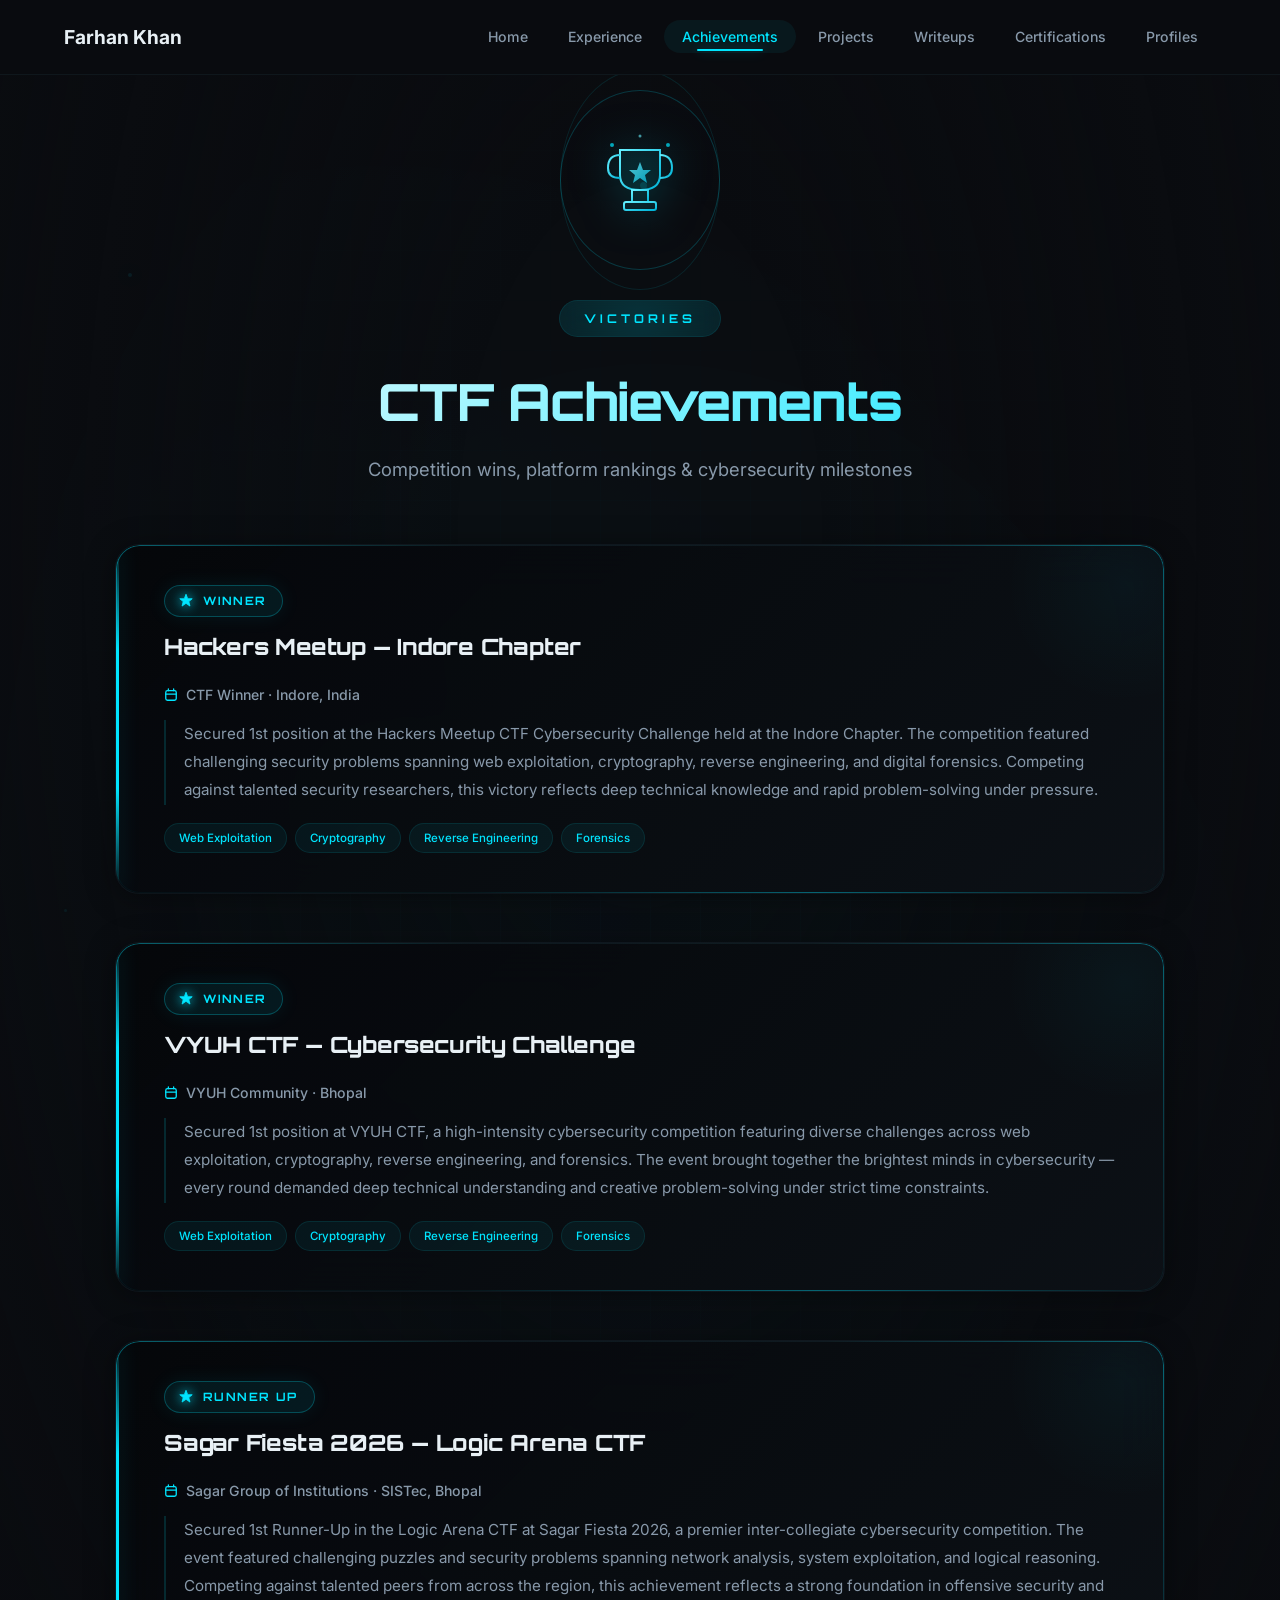
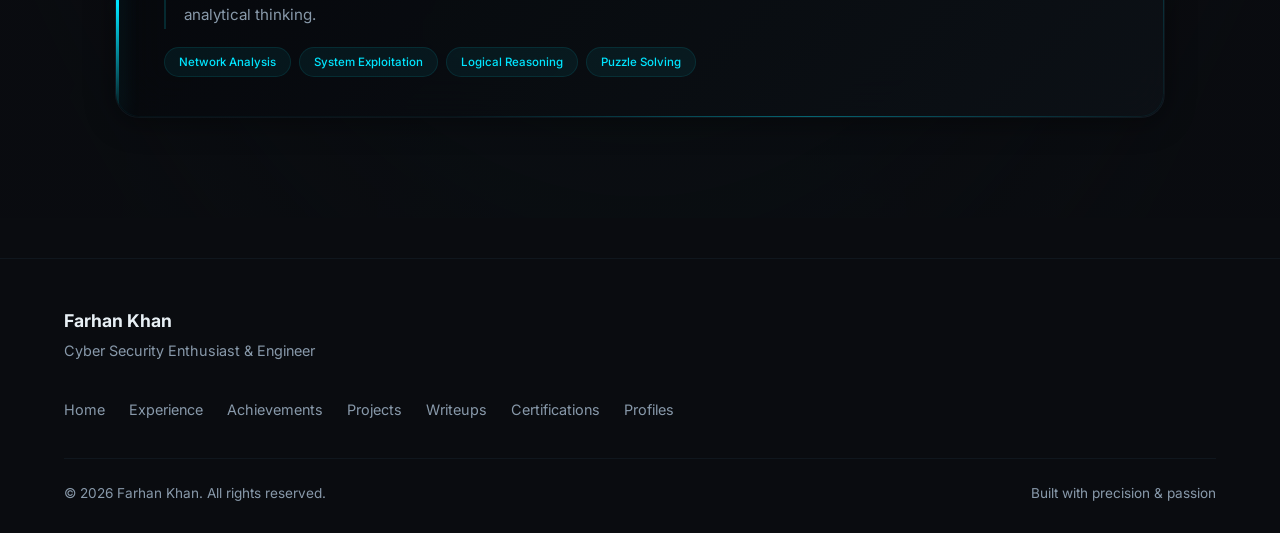
<file: pages/achievements/index.html>
<!DOCTYPE html>
<html lang="en">
<head>
    <meta charset="UTF-8" />
    <meta name="viewport" content="width=device-width, initial-scale=1.0, maximum-scale=1.0, user-scalable=no" />
    <meta http-equiv="X-UA-Compatible" content="IE=edge" />

    <title>CTF Achievements — Farhan Khan | Competition Wins & Rankings</title>

    <meta name="description" content="CTF achievements of Farhan Khan — Winner at Hackers Meetup Indore, Winner at VYUH CTF, 1st Runner-Up at Sagar Fiesta, and Top 1% globally on TryHackMe." />
    <meta name="keywords" content="Farhan Khan CTF, CTF Winner, Hackers Meetup Indore, VYUH CTF, Sagar Fiesta, TryHackMe Top 1%, Capture The Flag, Cybersecurity Competitions" />
    <meta name="author" content="Farhan Khan" />
    <meta name="robots" content="index, follow, max-image-preview:large" />
    <meta name="theme-color" content="#0a0c10" />
    <link rel="canonical" href="https://farhancyber.vercel.app/pages/achievements/index.html" />

    <meta name="google-site-verification" content="HPqX77JCVCDljvpo2hwEBUbDxG0lb0wrPHe-5Ck4r94" />
    <link rel="icon" type="image/x-icon" href="/favicon.ico" />

    <meta property="og:type" content="website" />
    <meta property="og:site_name" content="Farhan Khan — Cyber Security Enthusiast" />
    <meta property="og:locale" content="en_IN" />
    <meta property="og:title" content="CTF Achievements — Farhan Khan" />
    <meta property="og:description" content="Winner at Hackers Meetup Indore. Winner at VYUH CTF. 1st Runner-Up at Sagar Fiesta. Top 1% on TryHackMe." />
    <meta property="og:url" content="https://farhancyber.vercel.app/pages/achievements/index.html" />
    <meta property="og:image" content="https://farhancyber.vercel.app/profiles.gif" />

    <meta name="twitter:card" content="summary_large_image" />
    <meta name="twitter:title" content="CTF Achievements — Farhan Khan" />
    <meta name="twitter:description" content="Multiple CTF wins and Top 1% global ranking on TryHackMe." />
    <meta name="twitter:image" content="https://farhancyber.vercel.app/profiles.gif" />

    <link rel="preconnect" href="https://fonts.googleapis.com" />
    <link rel="preconnect" href="https://fonts.gstatic.com" crossorigin />
    <link href="https://fonts.googleapis.com/css2?family=Inter:ital,opsz,wght@0,14..32,100..900;1,14..32,100..900&family=Orbitron:wght@400;500;600;700;800;900&display=swap" rel="stylesheet" />

    <script type="application/ld+json">
    {
      "@context": "https://schema.org",
      "@type": "Person",
      "name": "Farhan Khan",
      "url": "https://farhancyber.vercel.app/",
      "award": [
        "Winner — Hackers Meetup Indore CTF",
        "Winner — VYUH CTF",
        "1st Runner-Up — Sagar Fiesta Logic Arena CTF",
        "Top 1% globally — TryHackMe"
      ]
    }
    </script>

    <link rel="stylesheet" href="style.css" />
</head>
<body>

    <nav class="navbar" role="navigation" aria-label="Main navigation">
        <div class="nav-container">
            <div class="nav-brand">
                <a href="../../index.html"><span>Farhan Khan</span></a>
            </div>

            <button class="nav-toggle" aria-label="Toggle navigation menu" aria-expanded="false">
                <span class="hamburger-line"></span>
                <span class="hamburger-line"></span>
                <span class="hamburger-line"></span>
            </button>

            <ul class="nav-links">
                <li><a href="../../index.html">Home</a></li>
                <li><a href="../experience/index.html">Experience</a></li>
                <li><a href="../achievements/index.html" class="active">Achievements</a></li>
                <li><a href="../projects/index.html">Projects</a></li>
                <li><a href="../writeups/index.html">Writeups</a></li>
                <li><a href="../certifications/index.html">Certifications</a></li>
                <li><a href="../profiles/index.html">Profiles</a></li>
            </ul>
        </div>
    </nav>

    <main>
        <section class="section achievements-page-section" id="achievementsTop">
            <div class="wavy-background">
                <div class="wave wave-1"></div>
                <div class="wave wave-2"></div>
                <div class="wave wave-3"></div>
                <div class="wave wave-4"></div>
                <div class="wave wave-5"></div>
            </div>

            <div class="particles-container">
                <div class="particle p1"></div>
                <div class="particle p2"></div>
                <div class="particle p3"></div>
                <div class="particle p4"></div>
                <div class="particle p5"></div>
                <div class="particle p6"></div>
            </div>

            <div class="grid-overlay"></div>

            <div class="container">
                <div class="achievements-hero">
                    <div class="hero-icon-wrap">
                        <svg width="100" height="100" viewBox="0 0 100 100" fill="none">
                            <defs>
                                <linearGradient id="trophyGrad" x1="0%" y1="0%" x2="100%" y2="100%">
                                    <stop offset="0%" stop-color="#66f0ff"/>
                                    <stop offset="100%" stop-color="#00b4d8"/>
                                </linearGradient>
                            </defs>

                            <path d="M30 20 L30 45 Q30 60 50 60 Q70 60 70 45 L70 20 Z"
                                  stroke="url(#trophyGrad)" stroke-width="2" fill="rgba(0,229,255,0.05)"/>

                            <path d="M30 25 Q18 25 18 38 Q18 48 30 48" stroke="url(#trophyGrad)" stroke-width="2" fill="none"/>
                            <path d="M70 25 Q82 25 82 38 Q82 48 70 48" stroke="url(#trophyGrad)" stroke-width="2" fill="none"/>

                            <rect x="42" y="60" width="16" height="12" stroke="url(#trophyGrad)" stroke-width="2" fill="rgba(0,229,255,0.05)"/>
                            <rect x="34" y="72" width="32" height="8" rx="2" stroke="url(#trophyGrad)" stroke-width="2" fill="rgba(0,229,255,0.05)"/>

                            <path d="M50 32 L53 40 L61 40 L55 45 L57 53 L50 48 L43 53 L45 45 L39 40 L47 40 Z"
                                  fill="url(#trophyGrad)" opacity="0.8"/>

                            <circle cx="22" cy="15" r="2" fill="#00e5ff" opacity="0.7"/>
                            <circle cx="78" cy="15" r="2" fill="#00e5ff" opacity="0.7"/>
                            <circle cx="50" cy="6" r="1.5" fill="#66f0ff" opacity="0.6"/>
                        </svg>
                        <div class="hero-ring"></div>
                        <div class="hero-ring hero-ring-2"></div>
                    </div>
                </div>

                <div class="section-header reveal-on-scroll">
                    <span class="section-tag">Victories</span>
                    <h2>CTF Achievements</h2>
                    <p>Competition wins, platform rankings &amp; cybersecurity milestones</p>
                </div>

                <div class="achievements-list">

                    <div class="achievement-card reveal-achievement">
                        <div class="card-orb"></div>

                        <div class="achievement-content">
                            <div class="rank-badge-inline">
                                <svg width="18" height="18" viewBox="0 0 32 32" fill="none">
                                    <path d="M16 4L19 12L27 12L21 17L23 25L16 20L9 25L11 17L5 12L13 12L16 4Z" fill="currentColor" stroke="currentColor" stroke-width="1.5"/>
                                </svg>
                                <span>Winner</span>
                            </div>
                            <h3 class="ach-title">Hackers Meetup — Indore Chapter</h3>
                            <p class="ach-event">
                                <svg width="14" height="14" viewBox="0 0 16 16" fill="none">
                                    <rect x="2" y="3" width="12" height="11" rx="2" stroke="currentColor" stroke-width="1.5"/>
                                    <path d="M5 1V3M11 1V3M2 7H14" stroke="currentColor" stroke-width="1.5" stroke-linecap="round"/>
                                </svg>
                                CTF Winner · Indore, India
                            </p>
                            <p class="ach-description">
                                Secured 1st position at the Hackers Meetup CTF Cybersecurity Challenge held at the Indore Chapter. The competition featured challenging security problems spanning web exploitation, cryptography, reverse engineering, and digital forensics. Competing against talented security researchers, this victory reflects deep technical knowledge and rapid problem-solving under pressure.
                            </p>
                            <div class="ach-tags">
                                <span>Web Exploitation</span>
                                <span>Cryptography</span>
                                <span>Reverse Engineering</span>
                                <span>Forensics</span>
                            </div>
                        </div>

                        <div class="ach-glow"></div>
                    </div>

                    <div class="achievement-card reveal-achievement">
                        <div class="card-orb"></div>

                        <div class="achievement-content">
                            <div class="rank-badge-inline">
                                <svg width="18" height="18" viewBox="0 0 32 32" fill="none">
                                    <path d="M16 4L19 12L27 12L21 17L23 25L16 20L9 25L11 17L5 12L13 12L16 4Z" fill="currentColor" stroke="currentColor" stroke-width="1.5"/>
                                </svg>
                                <span>Winner</span>
                            </div>
                            <h3 class="ach-title">VYUH CTF — Cybersecurity Challenge</h3>
                            <p class="ach-event">
                                <svg width="14" height="14" viewBox="0 0 16 16" fill="none">
                                    <rect x="2" y="3" width="12" height="11" rx="2" stroke="currentColor" stroke-width="1.5"/>
                                    <path d="M5 1V3M11 1V3M2 7H14" stroke="currentColor" stroke-width="1.5" stroke-linecap="round"/>
                                </svg>
                                VYUH Community · Bhopal
                            </p>
                            <p class="ach-description">
                                Secured 1st position at VYUH CTF, a high-intensity cybersecurity competition featuring diverse challenges across web exploitation, cryptography, reverse engineering, and forensics. The event brought together the brightest minds in cybersecurity — every round demanded deep technical understanding and creative problem-solving under strict time constraints.
                            </p>
                            <div class="ach-tags">
                                <span>Web Exploitation</span>
                                <span>Cryptography</span>
                                <span>Reverse Engineering</span>
                                <span>Forensics</span>
                            </div>
                        </div>

                        <div class="ach-glow"></div>
                    </div>

                    <div class="achievement-card reveal-achievement">
                        <div class="card-orb"></div>

                        <div class="achievement-content">
                            <div class="rank-badge-inline">
                                <svg width="18" height="18" viewBox="0 0 32 32" fill="none">
                                    <path d="M16 4L19 12L27 12L21 17L23 25L16 20L9 25L11 17L5 12L13 12L16 4Z" fill="currentColor" stroke="currentColor" stroke-width="1.5"/>
                                </svg>
                                <span>Runner Up</span>
                            </div>
                            <h3 class="ach-title">Sagar Fiesta 2026 — Logic Arena CTF</h3>
                            <p class="ach-event">
                                <svg width="14" height="14" viewBox="0 0 16 16" fill="none">
                                    <rect x="2" y="3" width="12" height="11" rx="2" stroke="currentColor" stroke-width="1.5"/>
                                    <path d="M5 1V3M11 1V3M2 7H14" stroke="currentColor" stroke-width="1.5" stroke-linecap="round"/>
                                </svg>
                                Sagar Group of Institutions · SISTec, Bhopal
                            </p>
                            <p class="ach-description">
                                Secured 1st Runner-Up in the Logic Arena CTF at Sagar Fiesta 2026, a premier inter-collegiate cybersecurity competition. The event featured challenging puzzles and security problems spanning network analysis, system exploitation, and logical reasoning. Competing against talented peers from across the region, this achievement reflects a strong foundation in offensive security and analytical thinking.
                            </p>
                            <div class="ach-tags">
                                <span>Network Analysis</span>
                                <span>System Exploitation</span>
                                <span>Logical Reasoning</span>
                                <span>Puzzle Solving</span>
                            </div>
                        </div>

                        <div class="ach-glow"></div>
                    </div>

                </div>
            </div>
        </section>
    </main>

    <button class="back-to-top" id="backToTop" aria-label="Back to top">
        <svg width="24" height="24" viewBox="0 0 24 24" fill="none">
            <path d="M12 4L12 20M12 4L6 10M12 4L18 10" stroke="currentColor" stroke-width="2" stroke-linecap="round" stroke-linejoin="round"/>
        </svg>
    </button>

    <footer class="footer">
        <div class="container">
            <div class="footer-content">
                <div class="footer-brand">
                    <a href="../../index.html"><span>Farhan Khan</span></a>
                    <p>Cyber Security Enthusiast &amp; Engineer</p>
                </div>

                <nav class="footer-nav" aria-label="Footer navigation">
                    <a href="../../index.html">Home</a>
                    <a href="../experience/index.html">Experience</a>
                    <a href="../achievements/index.html">Achievements</a>
                    <a href="../projects/index.html">Projects</a>
                    <a href="../writeups/index.html">Writeups</a>
                    <a href="../certifications/index.html">Certifications</a>
                    <a href="../profiles/index.html">Profiles</a>
                </nav>

                <div class="footer-bottom">
                    <p>&copy; 2026 Farhan Khan. All rights reserved.</p>
                    <p>Built with precision &amp; passion</p>
                </div>
            </div>
        </div>
    </footer>

    <script src="script.js"></script>
</body>
</html>
</file>
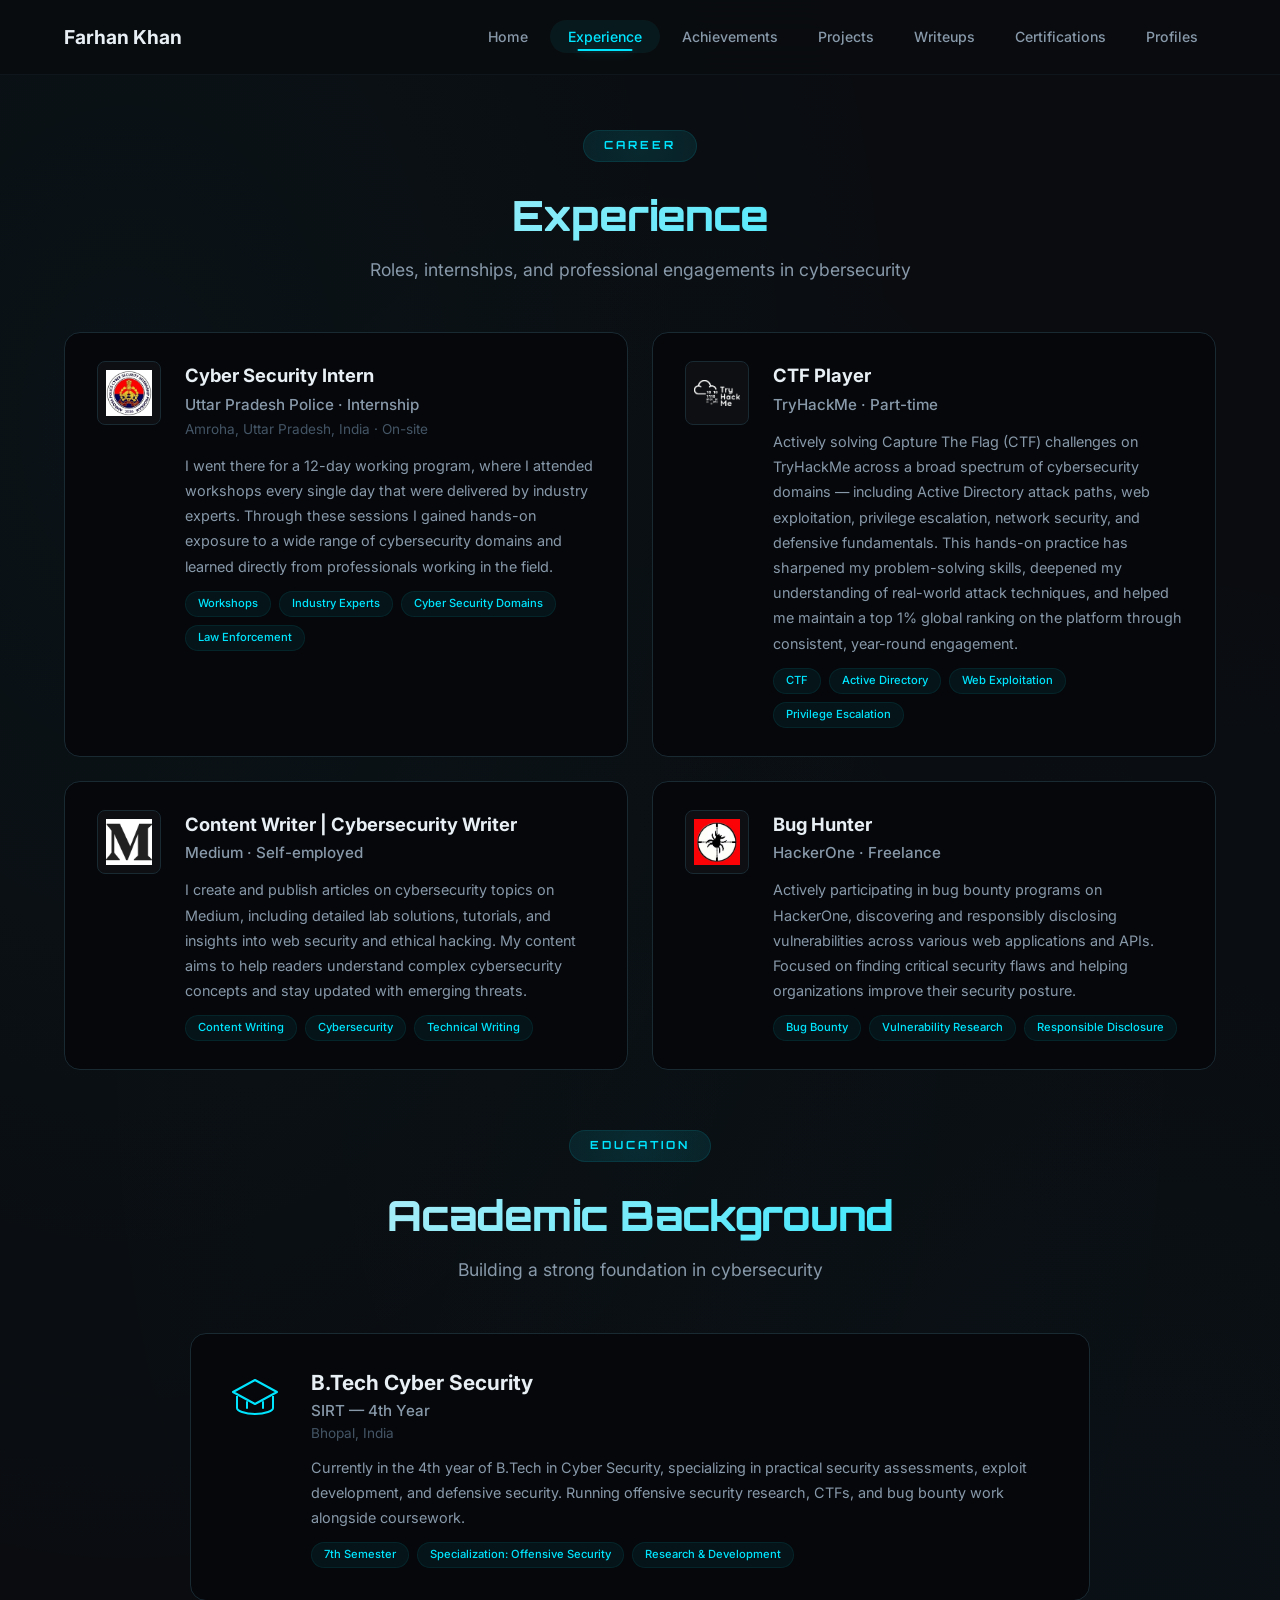
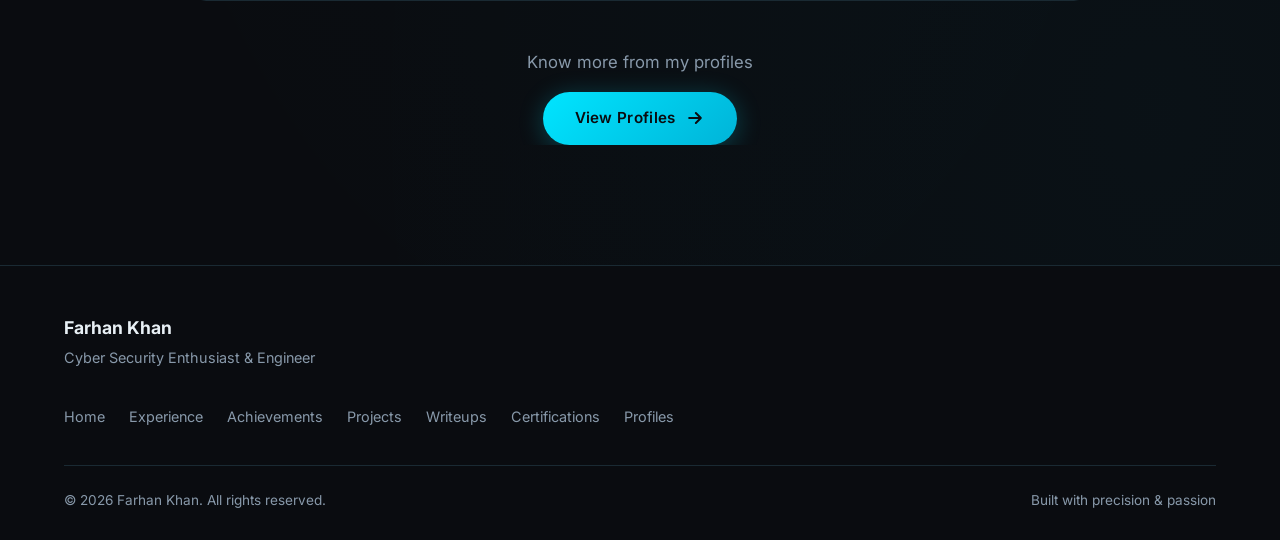
<file: pages/experience/index.html>
<!DOCTYPE html>
<html lang="en">
<head>
    <meta charset="UTF-8" />
    <meta name="viewport" content="width=device-width, initial-scale=1.0, maximum-scale=1.0, user-scalable=no" />
    <meta http-equiv="X-UA-Compatible" content="IE=edge" />

    <title>Experience — Farhan Khan | Cyber Security Internships & Roles</title>

    <meta name="description" content="Professional experience of Farhan Khan — Cyber Security Intern at Uttar Pradesh Police, CTF Player at TryHackMe, Cybersecurity Writer on Medium, and Bug Hunter on HackerOne." />
    <meta name="keywords" content="Farhan Khan Experience, Cyber Security Intern, UP Police Internship, TryHackMe, CTF Player, Bug Bounty Hunter, HackerOne, Cybersecurity Writer, Medium" />
    <meta name="author" content="Farhan Khan" />
    <meta name="robots" content="index, follow, max-image-preview:large" />
    <meta name="theme-color" content="#0a0c10" />
    <link rel="canonical" href="https://farhancyber.vercel.app/pages/experience/index.html" />

    <meta name="google-site-verification" content="HPqX77JCVCDljvpo2hwEBUbDxG0lb0wrPHe-5Ck4r94" />
    <link rel="icon" type="image/x-icon" href="/favicon.ico" />

    <meta property="og:type" content="website" />
    <meta property="og:site_name" content="Farhan Khan — Cyber Security Enthusiast" />
    <meta property="og:locale" content="en_IN" />
    <meta property="og:title" content="Experience — Farhan Khan | Cyber Security Internships & Roles" />
    <meta property="og:description" content="Cyber Security Intern at Uttar Pradesh Police. CTF Player on TryHackMe. Bug Hunter on HackerOne. Cybersecurity Writer on Medium." />
    <meta property="og:url" content="https://farhancyber.vercel.app/pages/experience/index.html" />
    <meta property="og:image" content="https://farhancyber.vercel.app/profiles.gif" />

    <meta name="twitter:card" content="summary_large_image" />
    <meta name="twitter:title" content="Experience — Farhan Khan" />
    <meta name="twitter:description" content="Cyber Security Intern, CTF Player, Bug Hunter, and Cybersecurity Writer." />
    <meta name="twitter:image" content="https://farhancyber.vercel.app/profiles.gif" />

    <link rel="preconnect" href="https://fonts.googleapis.com" />
    <link rel="preconnect" href="https://fonts.gstatic.com" crossorigin />
    <link href="https://fonts.googleapis.com/css2?family=Inter:ital,opsz,wght@0,14..32,100..900;1,14..32,100..900&family=Orbitron:wght@400;500;600;700;800;900&display=swap" rel="stylesheet" />

    <script type="application/ld+json">
    {
      "@context": "https://schema.org",
      "@type": "Person",
      "name": "Farhan Khan",
      "url": "https://farhancyber.vercel.app/",
      "jobTitle": "Cyber Security Enthusiast & Penetration Tester",
      "hasOccupation": [
        { "@type": "Occupation", "name": "Cyber Security Intern" },
        { "@type": "Occupation", "name": "CTF Player" },
        { "@type": "Occupation", "name": "Bug Hunter" },
        { "@type": "Occupation", "name": "Cybersecurity Writer" }
      ]
    }
    </script>

    <link rel="stylesheet" href="style.css" />
</head>
<body>

    <nav class="navbar" role="navigation" aria-label="Main navigation">
        <div class="nav-container">
            <div class="nav-brand">
                <a href="../../index.html"><span>Farhan Khan</span></a>
            </div>

            <button class="nav-toggle" aria-label="Toggle navigation menu" aria-expanded="false">
                <span class="hamburger-line"></span>
                <span class="hamburger-line"></span>
                <span class="hamburger-line"></span>
            </button>

            <ul class="nav-links">
                <li><a href="../../index.html">Home</a></li>
                <li><a href="../experience/index.html" class="active">Experience</a></li>
                <li><a href="../achievements/index.html">Achievements</a></li>
                <li><a href="../projects/index.html">Projects</a></li>
                <li><a href="../writeups/index.html">Writeups</a></li>
                <li><a href="../certifications/index.html">Certifications</a></li>
                <li><a href="../profiles/index.html">Profiles</a></li>
            </ul>
        </div>
    </nav>

    <main>
        <section class="section experience-page-section">
            <div class="container">
                <div class="section-header">
                    <span class="section-tag">Career</span>
                    <h2>Experience</h2>
                    <p>Roles, internships, and professional engagements in cybersecurity</p>
                </div>

                <div class="experience-page-grid">

                    <div class="experience-card-large">
                        <div class="exp-card-inner">
                            <div class="exp-logo">
                                <img src="uppolice.png" alt="Uttar Pradesh Police" width="64" height="64" />
                            </div>
                            <div class="exp-details">
                                <h3>Cyber Security Intern</h3>
                                <p class="exp-company">Uttar Pradesh Police · Internship</p>
                                <p class="exp-location">Amroha, Uttar Pradesh, India · On-site</p>
                                <p class="exp-description">
                                    I went there for a 12-day working program, where I attended workshops every single day that were delivered by industry experts. Through these sessions I gained hands-on exposure to a wide range of cybersecurity domains and learned directly from professionals working in the field.
                                </p>
                                <div class="exp-tags">
                                    <span>Workshops</span>
                                    <span>Industry Experts</span>
                                    <span>Cyber Security Domains</span>
                                    <span>Law Enforcement</span>
                                </div>
                            </div>
                        </div>
                        <div class="exp-glow"></div>
                    </div>

                    <div class="experience-card-large">
                        <div class="exp-card-inner">
                            <div class="exp-logo">
                                <img src="tryhackme.png" alt="TryHackMe" width="64" height="64" />
                            </div>
                            <div class="exp-details">
                                <h3>CTF Player</h3>
                                <p class="exp-company">TryHackMe · Part-time</p>
                                <p class="exp-description">
                                    Actively solving Capture The Flag (CTF) challenges on TryHackMe across a broad spectrum of cybersecurity domains — including Active Directory attack paths, web exploitation, privilege escalation, network security, and defensive fundamentals. This hands-on practice has sharpened my problem-solving skills, deepened my understanding of real-world attack techniques, and helped me maintain a top 1% global ranking on the platform through consistent, year-round engagement.
                                </p>
                                <div class="exp-tags">
                                    <span>CTF</span>
                                    <span>Active Directory</span>
                                    <span>Web Exploitation</span>
                                    <span>Privilege Escalation</span>
                                </div>
                            </div>
                        </div>
                        <div class="exp-glow"></div>
                    </div>

                    <div class="experience-card-large">
                        <div class="exp-card-inner">
                            <div class="exp-logo">
                                <img src="medium.png" alt="Medium" width="64" height="64" />
                            </div>
                            <div class="exp-details">
                                <h3>Content Writer | Cybersecurity Writer</h3>
                                <p class="exp-company">Medium · Self-employed</p>
                                <p class="exp-description">
                                    I create and publish articles on cybersecurity topics on Medium, including detailed lab solutions, tutorials, and insights into web security and ethical hacking. My content aims to help readers understand complex cybersecurity concepts and stay updated with emerging threats.
                                </p>
                                <div class="exp-tags">
                                    <span>Content Writing</span>
                                    <span>Cybersecurity</span>
                                    <span>Technical Writing</span>
                                </div>
                            </div>
                        </div>
                        <div class="exp-glow"></div>
                    </div>

                    <div class="experience-card-large">
                        <div class="exp-card-inner">
                            <div class="exp-logo">
                                <img src="hackerone.png" alt="HackerOne" width="64" height="64" />
                            </div>
                            <div class="exp-details">
                                <h3>Bug Hunter</h3>
                                <p class="exp-company">HackerOne · Freelance</p>
                                <p class="exp-description">
                                    Actively participating in bug bounty programs on HackerOne, discovering and responsibly disclosing vulnerabilities across various web applications and APIs. Focused on finding critical security flaws and helping organizations improve their security posture.
                                </p>
                                <div class="exp-tags">
                                    <span>Bug Bounty</span>
                                    <span>Vulnerability Research</span>
                                    <span>Responsible Disclosure</span>
                                </div>
                            </div>
                        </div>
                        <div class="exp-glow"></div>
                    </div>

                </div>

                <div class="education-section">
                    <div class="section-header">
                        <span class="section-tag">Education</span>
                        <h2>Academic Background</h2>
                        <p>Building a strong foundation in cybersecurity</p>
                    </div>

                    <div class="education-card-large">
                        <div class="edu-card-inner">
                            <div class="edu-icon-large">
                                <svg width="56" height="56" viewBox="0 0 56 56" fill="none">
                                    <path d="M28 10L6 22L28 34L50 22L28 10Z" stroke="#00e5ff" stroke-width="2" stroke-linejoin="round"/>
                                    <path d="M10 26V38C10 40.761 17.477 44 28 44C38.523 44 46 40.761 46 38V26" stroke="#00e5ff" stroke-width="2" stroke-linejoin="round"/>
                                    <path d="M20 32V38" stroke="#00e5ff" stroke-width="2" stroke-linecap="round"/>
                                    <path d="M36 32V38" stroke="#00e5ff" stroke-width="2" stroke-linecap="round"/>
                                </svg>
                            </div>
                            <div class="edu-details">
                                <h3>B.Tech Cyber Security</h3>
                                <p class="edu-institution">SIRT — 4th Year</p>
                                <p class="edu-location">Bhopal, India</p>
                                <p class="edu-description">
                                    Currently in the 4th year of B.Tech in Cyber Security, specializing in practical security assessments, exploit development, and defensive security. Running offensive security research, CTFs, and bug bounty work alongside coursework.
                                </p>
                                <div class="edu-tags">
                                    <span>7th Semester</span>
                                    <span>Specialization: Offensive Security</span>
                                    <span>Research &amp; Development</span>
                                </div>
                            </div>
                        </div>
                        <div class="edu-glow"></div>
                    </div>
                </div>

                <div class="experience-cta">
                    <p class="cta-text">Know more from my profiles</p>
                    <a href="../profiles/index.html" class="btn btn-primary">
                        View Profiles
                        <svg width="20" height="20" viewBox="0 0 20 20" fill="none">
                            <path d="M4.16663 10H15.8333M15.8333 10L10.8333 5M15.8333 10L10.8333 15" stroke="currentColor" stroke-width="2" stroke-linecap="round" stroke-linejoin="round"/>
                        </svg>
                    </a>
                </div>
            </div>
        </section>
    </main>

    <button class="back-to-top" id="backToTop" aria-label="Back to top">
        <svg class="btt-ring" viewBox="0 0 100 100" width="100%" height="100%">
            <circle class="btt-ring-track" cx="50" cy="50" r="46" />
            <circle class="btt-ring-progress" cx="50" cy="50" r="46" />
        </svg>
        <span class="btt-icon">
            <svg width="22" height="22" viewBox="0 0 24 24" fill="none">
                <path d="M12 19V5M12 5L5 12M12 5L19 12" stroke="currentColor" stroke-width="2.5" stroke-linecap="round" stroke-linejoin="round"/>
            </svg>
        </span>
        <span class="btt-glow"></span>
    </button>

    <footer class="footer">
        <div class="container">
            <div class="footer-content">
                <div class="footer-brand">
                    <a href="../../index.html"><span>Farhan Khan</span></a>
                    <p>Cyber Security Enthusiast &amp; Engineer</p>
                </div>

                <nav class="footer-nav" aria-label="Footer navigation">
                    <a href="../../index.html">Home</a>
                    <a href="../experience/index.html">Experience</a>
                    <a href="../achievements/index.html">Achievements</a>
                    <a href="../projects/index.html">Projects</a>
                    <a href="../writeups/index.html">Writeups</a>
                    <a href="../certifications/index.html">Certifications</a>
                    <a href="../profiles/index.html">Profiles</a>
                </nav>

                <div class="footer-bottom">
                    <p>&copy; 2026 Farhan Khan. All rights reserved.</p>
                    <p>Built with precision &amp; passion</p>
                </div>
            </div>
        </div>
    </footer>

    <script src="script.js"></script>
</body>
</html>
</file>
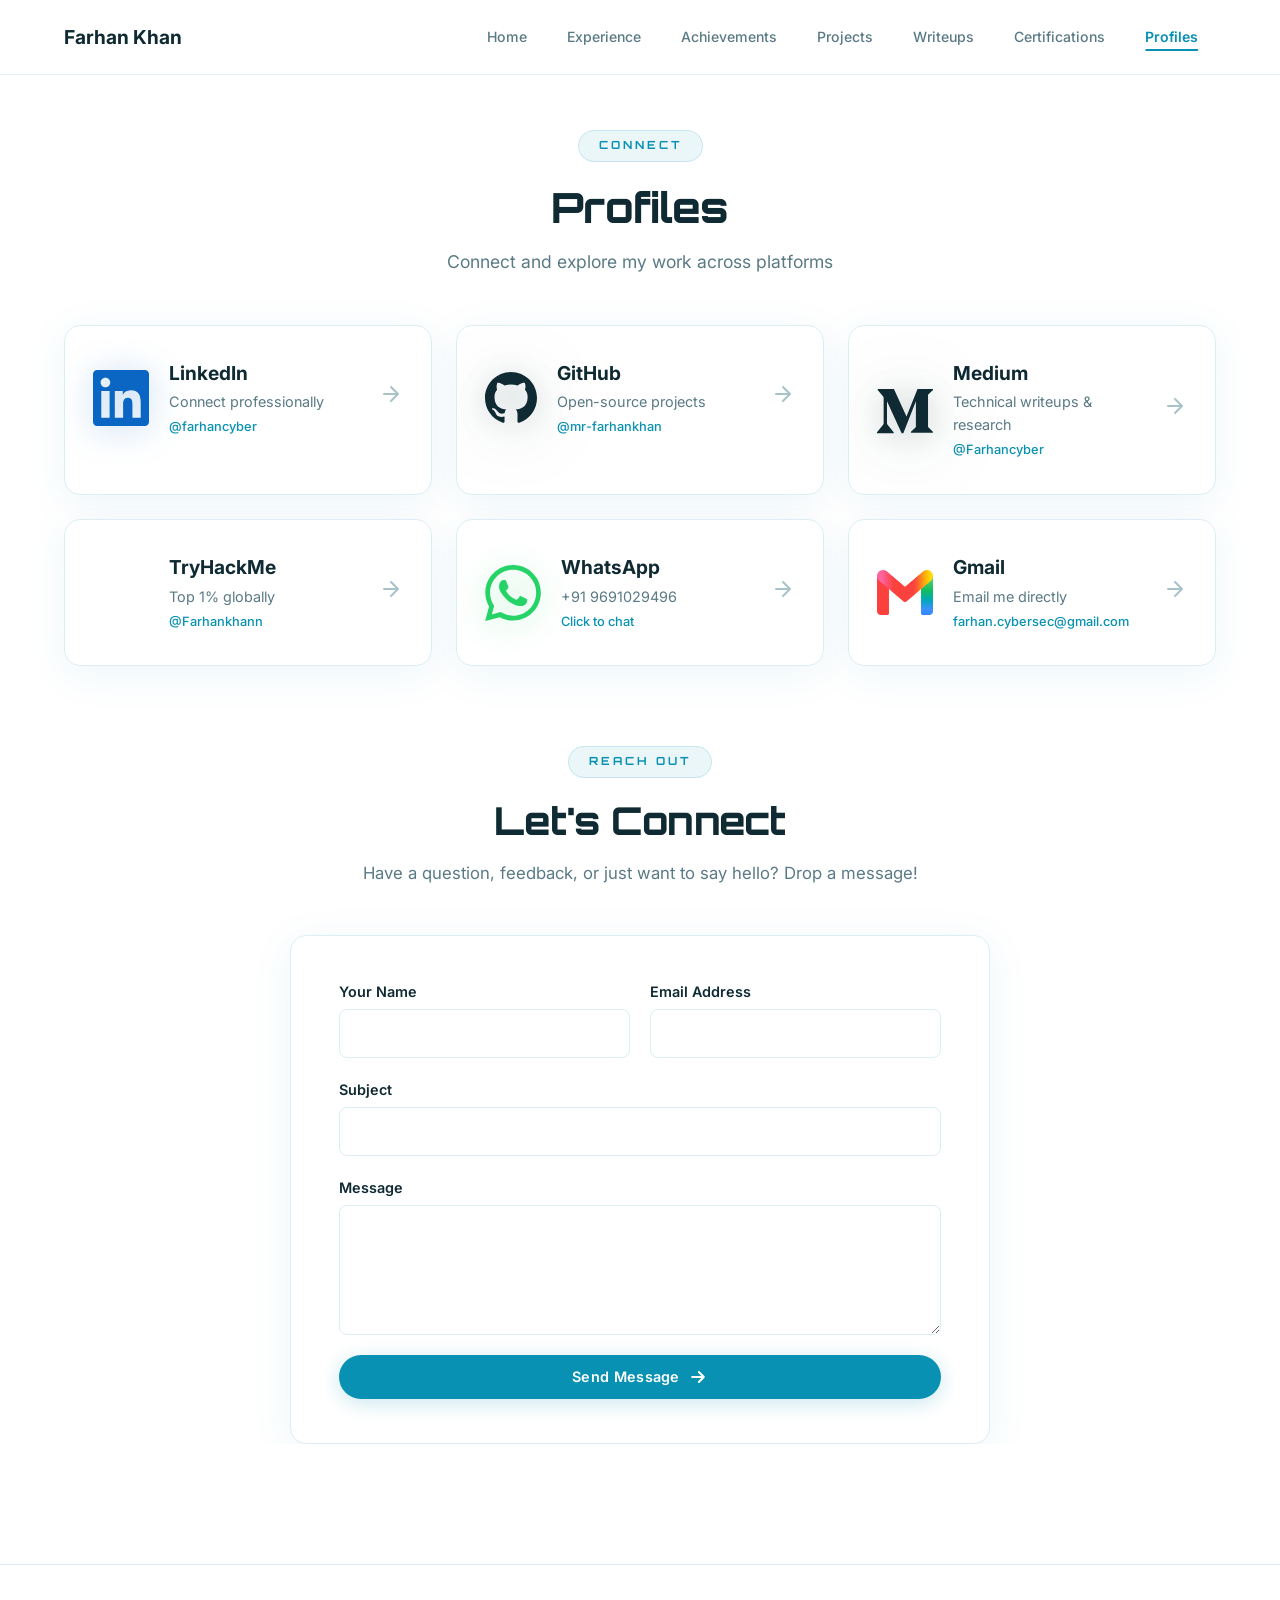
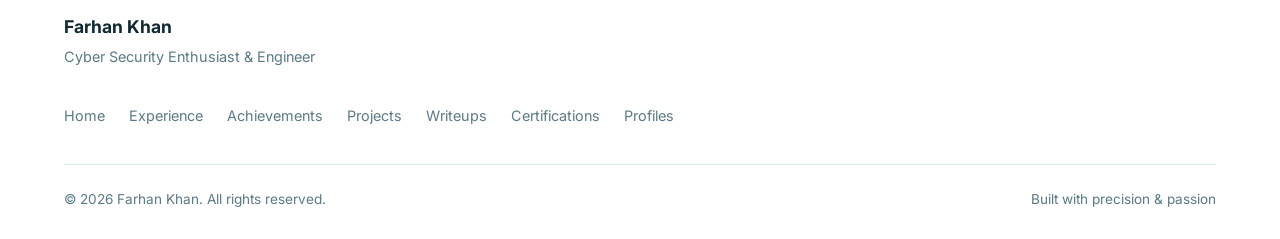
<file: pages/profiles/index.html>
<!DOCTYPE html>
<html lang="en">
<head>
    <meta charset="UTF-8" />
    <meta name="viewport" content="width=device-width, initial-scale=1.0, maximum-scale=1.0, user-scalable=no" />
    <meta http-equiv="X-UA-Compatible" content="IE=edge" />

    <title>Profiles — Farhan Khan | Connect on LinkedIn, GitHub, TryHackMe, Medium</title>

    <meta name="description" content="Connect with Farhan Khan across all platforms — LinkedIn, GitHub, Medium, TryHackMe, WhatsApp, and Gmail. Reach out for security research, bug bounty, or penetration testing engagements." />
    <meta name="keywords" content="Farhan Khan Profiles, Contact Farhan Khan, LinkedIn FarhanCyber, GitHub mr-farhankhan, TryHackMe Farhankhann, Medium Farhancyber, Cybersecurity Contact, Hire Penetration Tester" />
    <meta name="author" content="Farhan Khan" />
    <meta name="robots" content="index, follow, max-image-preview:large" />
    <meta name="theme-color" content="#0a0c10" />
    <link rel="canonical" href="https://farhancyber.vercel.app/pages/profiles/index.html" />

    <meta name="google-site-verification" content="HPqX77JCVCDljvpo2hwEBUbDxG0lb0wrPHe-5Ck4r94" />
    <link rel="icon" type="image/x-icon" href="/favicon.ico" />

    <meta property="og:type" content="website" />
    <meta property="og:site_name" content="Farhan Khan — Cyber Security Enthusiast" />
    <meta property="og:locale" content="en_IN" />
    <meta property="og:title" content="Profiles — Farhan Khan | Connect Across Platforms" />
    <meta property="og:description" content="Connect on LinkedIn, GitHub, Medium, TryHackMe, WhatsApp, and Gmail." />
    <meta property="og:url" content="https://farhancyber.vercel.app/pages/profiles/index.html" />
    <meta property="og:image" content="https://farhancyber.vercel.app/profiles.gif" />

    <meta name="twitter:card" content="summary_large_image" />
    <meta name="twitter:title" content="Profiles — Farhan Khan" />
    <meta name="twitter:description" content="Connect with Farhan Khan across all platforms." />
    <meta name="twitter:image" content="https://farhancyber.vercel.app/profiles.gif" />

    <link rel="preconnect" href="https://fonts.googleapis.com" />
    <link rel="preconnect" href="https://fonts.gstatic.com" crossorigin />
    <link href="https://fonts.googleapis.com/css2?family=Inter:ital,opsz,wght@0,14..32,100..900;1,14..32,100..900&family=Orbitron:wght@400;500;600;700;800;900&display=swap" rel="stylesheet" />

    <script type="application/ld+json">
    {
      "@context": "https://schema.org",
      "@type": "Person",
      "name": "Farhan Khan",
      "url": "https://farhancyber.vercel.app/",
      "email": "farhan.cybersec@gmail.com",
      "jobTitle": "Cyber Security Enthusiast & Penetration Tester",
      "sameAs": [
        "https://github.com/mr-farhankhan",
        "https://www.linkedin.com/in/farhancyber",
        "https://medium.com/@Farhancyber",
        "https://tryhackme.com/p/Farhankhann"
      ]
    }
    </script>

    <link rel="stylesheet" href="style.css" />
</head>
<body>

    <nav class="navbar" role="navigation" aria-label="Main navigation">
        <div class="nav-container">
            <div class="nav-brand">
                <a href="../../index.html"><span>Farhan Khan</span></a>
            </div>

            <button class="nav-toggle" aria-label="Toggle navigation menu" aria-expanded="false">
                <span class="hamburger-line"></span>
                <span class="hamburger-line"></span>
                <span class="hamburger-line"></span>
            </button>

            <ul class="nav-links">
                <li><a href="../../index.html">Home</a></li>
                <li><a href="../experience/index.html">Experience</a></li>
                <li><a href="../achievements/index.html">Achievements</a></li>
                <li><a href="../projects/index.html">Projects</a></li>
                <li><a href="../writeups/index.html">Writeups</a></li>
                <li><a href="../certifications/index.html">Certifications</a></li>
                <li><a href="../profiles/index.html" class="active">Profiles</a></li>
            </ul>
        </div>
    </nav>

    <main>
        <section class="section profiles-page-section">
            <div class="container">
                <div class="section-header">
                    <span class="section-tag">Connect</span>
                    <h2>Profiles</h2>
                    <p>Connect and explore my work across platforms</p>
                </div>

                <div class="profiles-page-grid">

                    <a href="https://www.linkedin.com/in/farhancyber" target="_blank" rel="noopener noreferrer" class="profile-card-large linkedin">
                        <div class="profile-card-inner">
                            <div class="profile-icon-large">
                                <svg width="56" height="56" viewBox="0 0 24 24" fill="none">
                                    <path d="M20.447 20.452h-3.554v-5.569c0-1.328-.027-3.037-1.852-3.037-1.853 0-2.136 1.445-2.136 2.939v5.667H9.351V9h3.414v1.561h.046c.477-.9 1.637-1.85 3.37-1.85 3.601 0 4.267 2.37 4.267 5.455v6.286zM5.337 7.433c-1.144 0-2.063-.926-2.063-2.065 0-1.138.92-2.063 2.063-2.063 1.14 0 2.064.925 2.064 2.063 0 1.139-.925 2.065-2.064 2.065zm1.782 13.019H3.555V9h3.564v11.452zM22.225 0H1.771C.792 0 0 .774 0 1.729v20.542C0 23.227.792 24 1.771 24h20.451C23.2 24 24 23.227 24 22.271V1.729C24 .774 23.2 0 22.222 0h.003z" fill="#0A66C2"/>
                                </svg>
                            </div>
                            <div class="profile-info-large">
                                <h3>LinkedIn</h3>
                                <p>Connect professionally</p>
                                <span class="profile-handle">@farhancyber</span>
                            </div>
                            <div class="profile-arrow">
                                <svg width="24" height="24" viewBox="0 0 24 24" fill="none">
                                    <path d="M5 12H19M19 12L12 5M19 12L12 19" stroke="currentColor" stroke-width="2" stroke-linecap="round" stroke-linejoin="round"/>
                                </svg>
                            </div>
                        </div>
                        <div class="profile-glow"></div>
                    </a>

                    <a href="https://github.com/mr-farhankhan" target="_blank" rel="noopener noreferrer" class="profile-card-large github">
                        <div class="profile-card-inner">
                            <div class="profile-icon-large">
                                <svg width="56" height="56" viewBox="0 0 24 24" fill="none">
                                    <path d="M12 0C5.37 0 0 5.37 0 12c0 5.31 3.435 9.795 8.205 11.385.6.105.825-.255.825-.57 0-.285-.015-1.23-.015-2.235-3.015.555-3.795-.735-4.035-1.41-.135-.345-.72-1.41-1.23-1.695-.42-.225-1.02-.78-.015-.795.945-.015 1.62.87 1.845 1.23 1.08 1.815 2.805 1.305 3.495.99.105-.78.42-1.305.765-1.605-2.67-.3-5.46-1.335-5.46-5.925 0-1.305.465-2.385 1.23-3.225-.12-.3-.54-1.53.12-3.15 0 0 1.005-.315 3.3 1.23.96-.27 1.98-.405 3-.405s2.04.135 3 .405c2.295-1.56 3.3-1.23 3.3-1.23.66 1.62.24 2.85.12 3.15.765.84 1.23 1.905 1.23 3.225 0 4.605-2.805 5.625-5.475 5.925.435.375.81 1.095.81 2.22 0 1.605-.015 2.895-.015 3.3 0 .315.225.69.825.57A12.02 12.02 0 0024 12c0-6.63-5.37-12-12-12z" fill="#ffffff"/>
                                </svg>
                            </div>
                            <div class="profile-info-large">
                                <h3>GitHub</h3>
                                <p>Open-source projects</p>
                                <span class="profile-handle">@mr-farhankhan</span>
                            </div>
                            <div class="profile-arrow">
                                <svg width="24" height="24" viewBox="0 0 24 24" fill="none">
                                    <path d="M5 12H19M19 12L12 5M19 12L12 19" stroke="currentColor" stroke-width="2" stroke-linecap="round" stroke-linejoin="round"/>
                                </svg>
                            </div>
                        </div>
                        <div class="profile-glow"></div>
                    </a>

                    <a href="https://medium.com/@Farhancyber" target="_blank" rel="noopener noreferrer" class="profile-card-large medium">
                        <div class="profile-card-inner">
                            <div class="profile-icon-large">
                                <svg width="56" height="56" viewBox="0 0 24 24" fill="none">
                                    <path d="M2.846 6.887c.03-.295-.083-.586-.303-.784l-2.24-2.7v-.403h6.958l5.378 11.795 4.728-11.795h6.633v.403l-1.916 1.837c-.165.126-.247.333-.213.53v13.222c-.034.197.048.404.213.53l1.87 1.837v.403h-9.412v-.403l1.937-1.881c.19-.19.19-.246.19-.53v-10.7l-5.387 13.683h-.728l-6.274-13.683v9.174c-.052.385.076.774.347 1.053l2.52 3.058v.403h-7.146v-.403l2.52-3.058c.27-.279.39-.67.325-1.053v-10.608z" fill="#ffffff"/>
                                </svg>
                            </div>
                            <div class="profile-info-large">
                                <h3>Medium</h3>
                                <p>Technical writeups &amp; research</p>
                                <span class="profile-handle">@Farhancyber</span>
                            </div>
                            <div class="profile-arrow">
                                <svg width="24" height="24" viewBox="0 0 24 24" fill="none">
                                    <path d="M5 12H19M19 12L12 5M19 12L12 19" stroke="currentColor" stroke-width="2" stroke-linecap="round" stroke-linejoin="round"/>
                                </svg>
                            </div>
                        </div>
                        <div class="profile-glow"></div>
                    </a>

                    <a href="https://tryhackme.com/p/Farhankhann" target="_blank" rel="noopener noreferrer" class="profile-card-large tryhackme">
                        <div class="profile-card-inner">
                            <div class="profile-icon-large">
                                <img src="tryhackme.png" alt="TryHackMe" width="56" height="56" />
                            </div>
                            <div class="profile-info-large">
                                <h3>TryHackMe</h3>
                                <p>Top 1% globally</p>
                                <span class="profile-handle">@Farhankhann</span>
                            </div>
                            <div class="profile-arrow">
                                <svg width="24" height="24" viewBox="0 0 24 24" fill="none">
                                    <path d="M5 12H19M19 12L12 5M19 12L12 19" stroke="currentColor" stroke-width="2" stroke-linecap="round" stroke-linejoin="round"/>
                                </svg>
                            </div>
                        </div>
                        <div class="profile-glow"></div>
                    </a>

                    <a href="https://wa.link/cz276x" target="_blank" rel="noopener noreferrer" class="profile-card-large whatsapp">
                        <div class="profile-card-inner">
                            <div class="profile-icon-large">
                                <svg width="56" height="56" viewBox="0 0 24 24" fill="none">
                                    <path d="M17.472 14.382c-.297-.149-1.758-.867-2.03-.967-.273-.099-.471-.148-.67.15-.197.297-.767.966-.94 1.164-.173.199-.347.223-.644.075-.297-.15-1.255-.463-2.39-1.475-.883-.788-1.48-1.761-1.653-2.059-.173-.297-.018-.458.13-.606.134-.133.298-.347.446-.52.149-.174.198-.298.298-.497.099-.198.05-.371-.025-.52-.075-.149-.669-1.612-.916-2.207-.242-.579-.487-.5-.669-.51-.173-.008-.371-.01-.57-.01-.198 0-.52.074-.792.372-.272.297-1.04 1.016-1.04 2.479 0 1.462 1.065 2.875 1.213 3.074.149.198 2.096 3.2 5.077 4.487.709.306 1.262.489 1.694.625.712.227 1.36.195 1.871.118.571-.085 1.758-.719 2.006-1.413.248-.694.248-1.289.173-1.413-.074-.124-.272-.198-.57-.347m-5.421 7.403h-.004a9.87 9.87 0 01-5.031-1.378l-.361-.214-3.741.982.998-3.648-.235-.374a9.86 9.86 0 01-1.51-5.26c.001-5.45 4.436-9.884 9.888-9.884 2.64 0 5.122 1.03 6.988 2.898a9.825 9.825 0 012.893 6.994c-.003 5.45-4.437 9.884-9.885 9.884m8.413-18.297A11.815 11.815 0 0012.05 0C5.495 0 .16 5.335.157 11.892c0 2.096.547 4.142 1.588 5.945L.057 24l6.305-1.654a11.882 11.882 0 005.683 1.448h.005c6.554 0 11.89-5.335 11.893-11.893a11.821 11.821 0 00-3.48-8.413z" fill="#25D366"/>
                                </svg>
                            </div>
                            <div class="profile-info-large">
                                <h3>WhatsApp</h3>
                                <p>+91 9691029496</p>
                                <span class="profile-handle">Click to chat</span>
                            </div>
                            <div class="profile-arrow">
                                <svg width="24" height="24" viewBox="0 0 24 24" fill="none">
                                    <path d="M5 12H19M19 12L12 5M19 12L12 19" stroke="currentColor" stroke-width="2" stroke-linecap="round" stroke-linejoin="round"/>
                                </svg>
                            </div>
                        </div>
                        <div class="profile-glow"></div>
                    </a>

                    <a href="mailto:farhan.cybersec@gmail.com" target="_blank" rel="noopener noreferrer" class="profile-card-large gmail">
                        <div class="profile-card-inner">
                            <div class="profile-icon-large">
                                <img src="gmail.png" alt="Gmail" width="56" height="56" />
                            </div>
                            <div class="profile-info-large">
                                <h3>Gmail</h3>
                                <p>Email me directly</p>
                                <span class="profile-handle">farhan.cybersec@gmail.com</span>
                            </div>
                            <div class="profile-arrow">
                                <svg width="24" height="24" viewBox="0 0 24 24" fill="none">
                                    <path d="M5 12H19M19 12L12 5M19 12L12 19" stroke="currentColor" stroke-width="2" stroke-linecap="round" stroke-linejoin="round"/>
                                </svg>
                            </div>
                        </div>
                        <div class="profile-glow"></div>
                    </a>
                </div>

                <div class="contact-section-divider">
                    <span class="section-tag">Reach Out</span>
                    <h2>Let's Connect</h2>
                    <p>Have a question, feedback, or just want to say hello? Drop a message!</p>
                </div>

                <div class="contact-form-wrapper">
                    <form class="contact-form" id="profileContactForm" novalidate>
                        <div class="form-row">
                            <div class="form-group">
                                <label for="profileName">Your Name</label>
                                <input type="text" id="profileName" name="name" required />
                            </div>
                            <div class="form-group">
                                <label for="profileEmail">Email Address</label>
                                <input type="email" id="profileEmail" name="email" required />
                            </div>
                        </div>
                        <div class="form-group">
                            <label for="profileSubject">Subject</label>
                            <input type="text" id="profileSubject" name="subject" />
                        </div>
                        <div class="form-group">
                            <label for="profileMessage">Message</label>
                            <textarea id="profileMessage" name="message" rows="5" required></textarea>
                        </div>
                        <button type="submit" class="btn btn-primary btn-full">
                            Send Message
                            <svg width="20" height="20" viewBox="0 0 20 20" fill="none">
                                <path d="M4.16663 10H15.8333M15.8333 10L10.8333 5M15.8333 10L10.8333 15" stroke="currentColor" stroke-width="2" stroke-linecap="round" stroke-linejoin="round"/>
                            </svg>
                        </button>
                    </form>
                </div>
            </div>
        </section>
    </main>

    <button class="back-to-top" id="backToTop" aria-label="Back to top">
        <svg class="btt-ring" viewBox="0 0 100 100" width="100%" height="100%">
            <circle class="btt-ring-track" cx="50" cy="50" r="46" />
            <circle class="btt-ring-progress" cx="50" cy="50" r="46" />
        </svg>
        <span class="btt-icon">
            <svg width="22" height="22" viewBox="0 0 24 24" fill="none">
                <path d="M12 19V5M12 5L5 12M12 5L19 12" stroke="currentColor" stroke-width="2.5" stroke-linecap="round" stroke-linejoin="round"/>
            </svg>
        </span>
        <span class="btt-glow"></span>
    </button>

    <footer class="footer">
        <div class="container">
            <div class="footer-content">
                <div class="footer-brand">
                    <a href="../../index.html"><span>Farhan Khan</span></a>
                    <p>Cyber Security Enthusiast &amp; Engineer</p>
                </div>

                <nav class="footer-nav" aria-label="Footer navigation">
                    <a href="../../index.html">Home</a>
                    <a href="../experience/index.html">Experience</a>
                    <a href="../achievements/index.html">Achievements</a>
                    <a href="../projects/index.html">Projects</a>
                    <a href="../writeups/index.html">Writeups</a>
                    <a href="../certifications/index.html">Certifications</a>
                    <a href="../profiles/index.html">Profiles</a>
                </nav>

                <div class="footer-bottom">
                    <p>&copy; 2026 Farhan Khan. All rights reserved.</p>
                    <p>Built with precision &amp; passion</p>
                </div>
            </div>
        </div>
    </footer>

    <script src="script.js"></script>
</body>
</html>
</file>
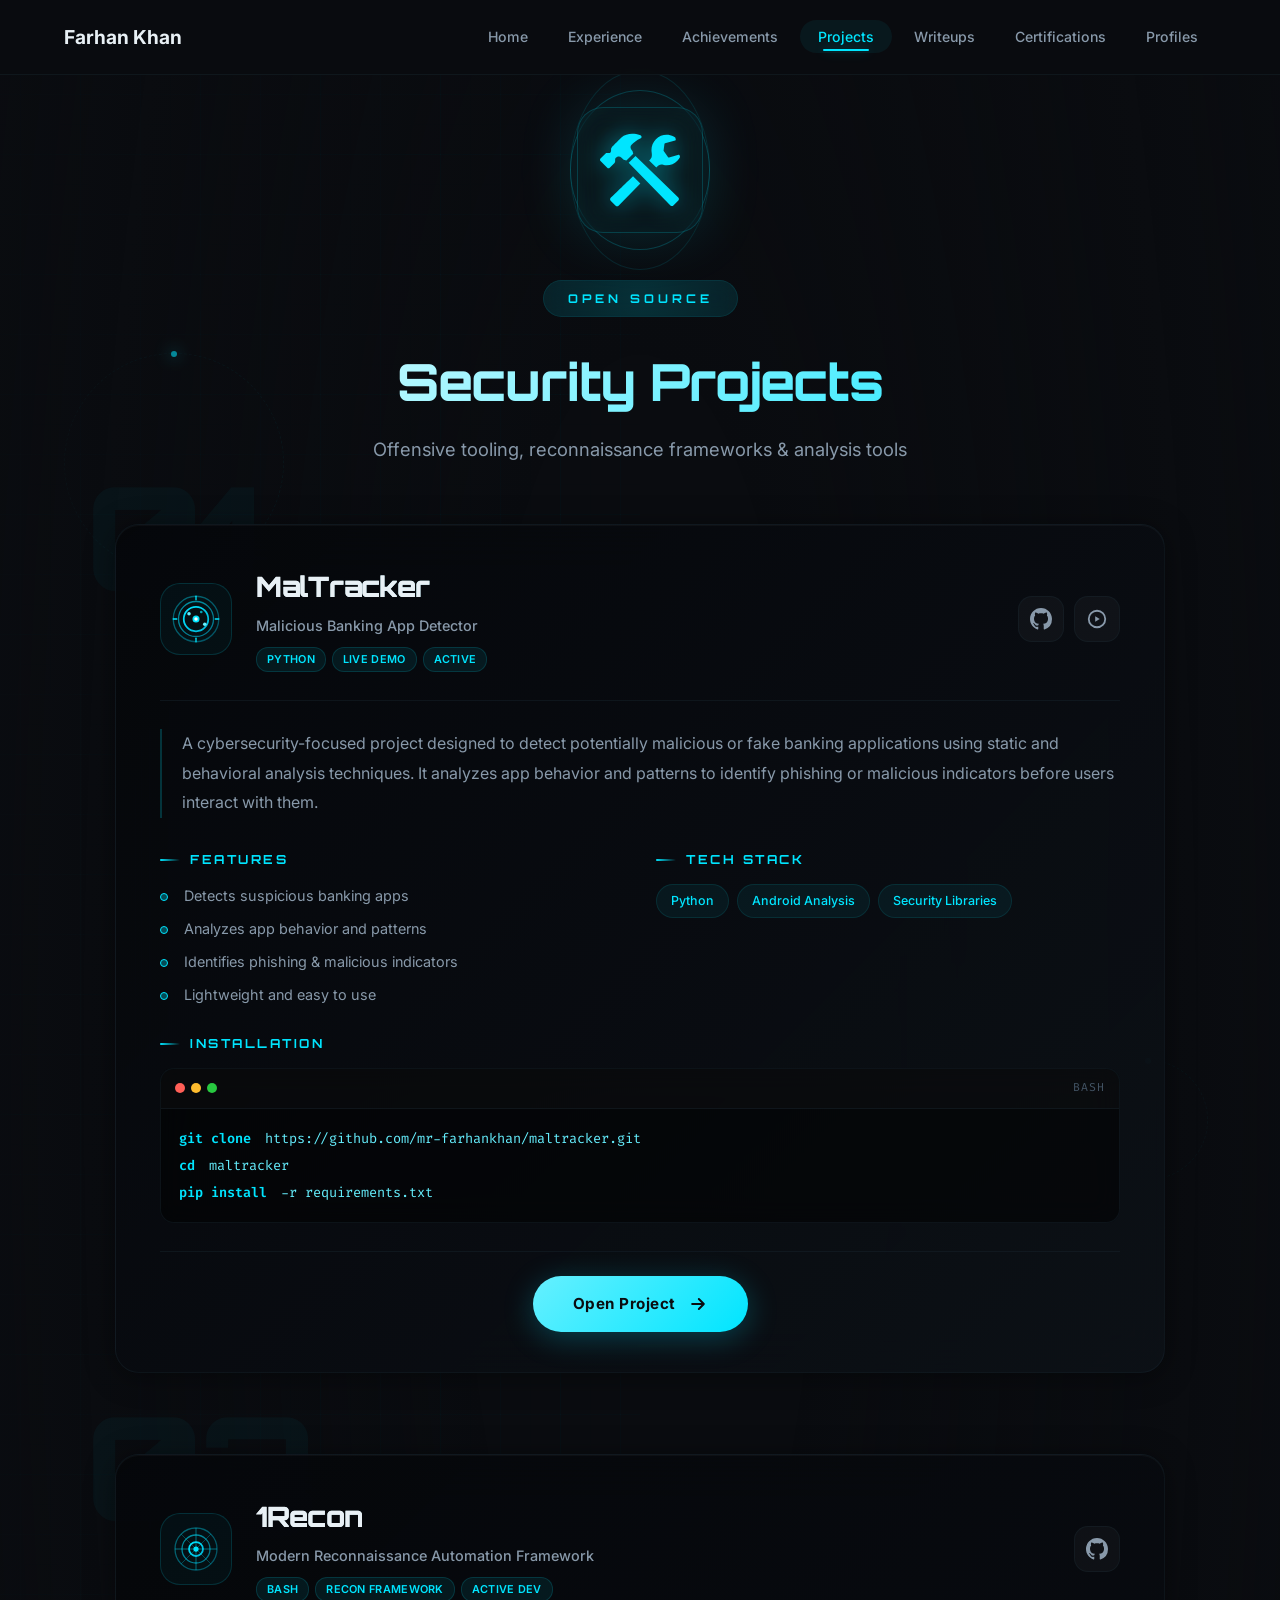
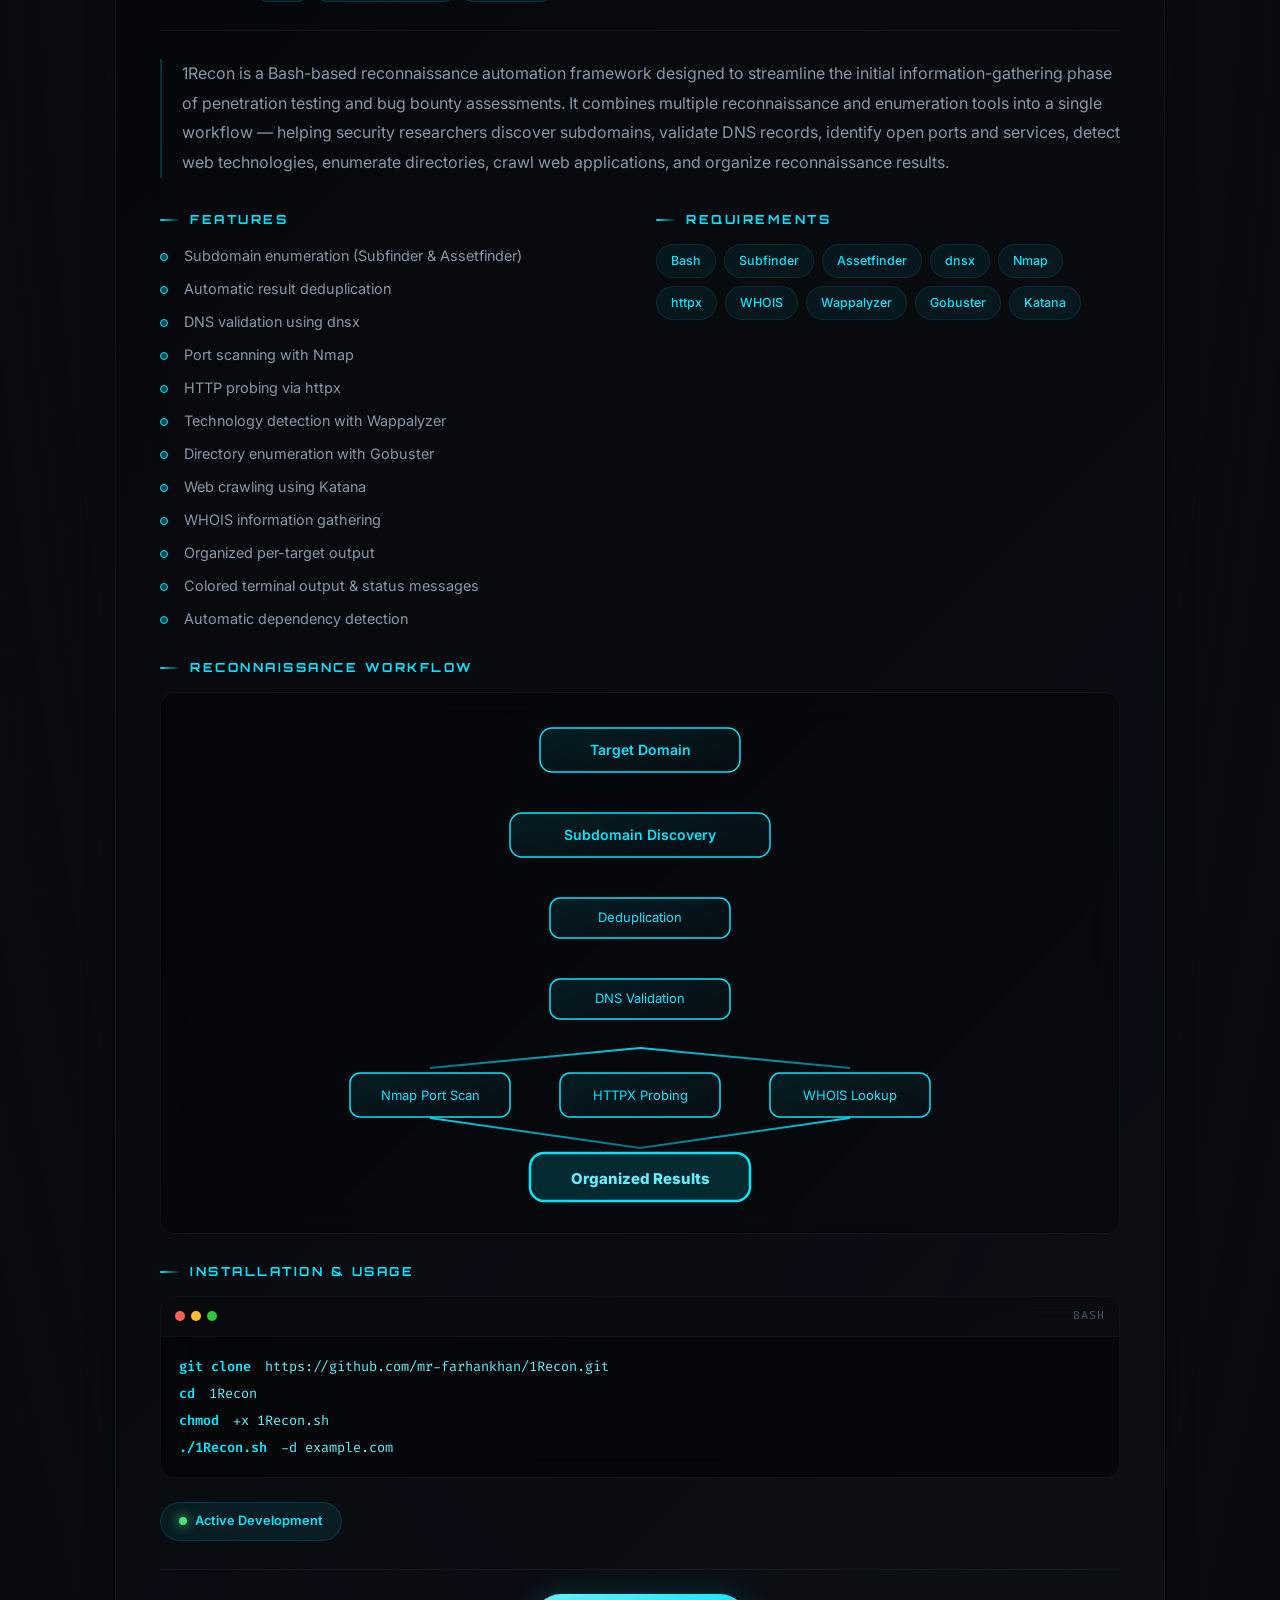
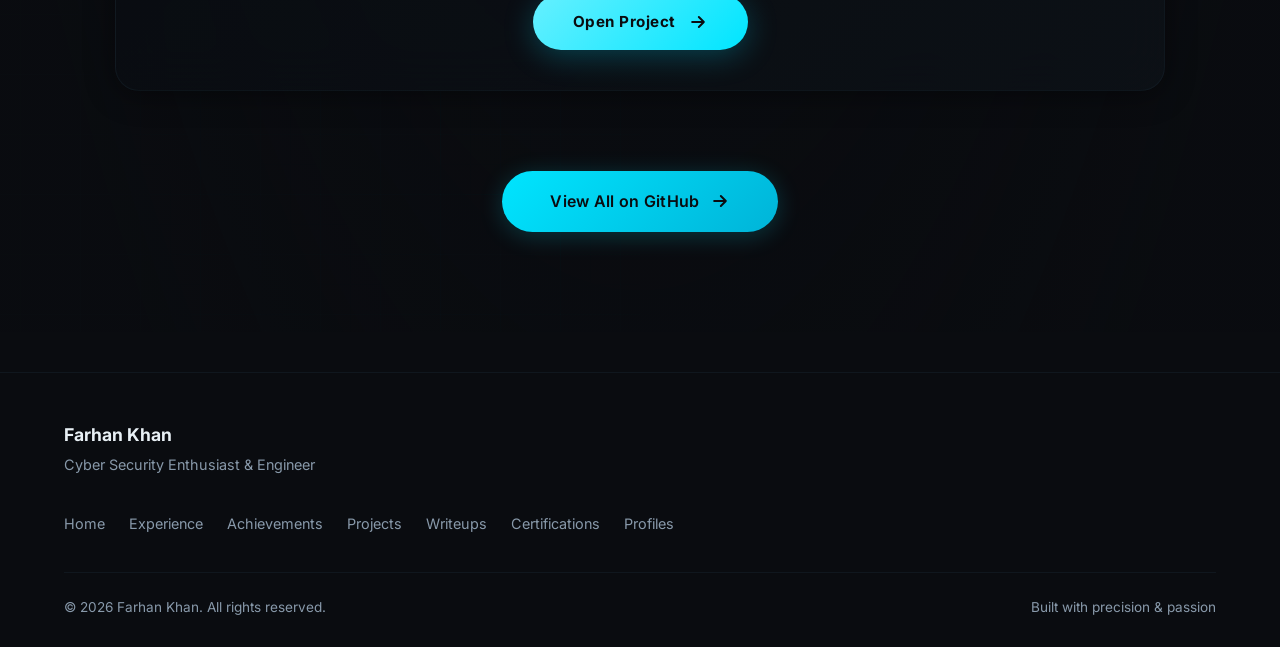
<file: pages/projects/index.html>
<!DOCTYPE html>
<html lang="en">
<head>
    <meta charset="UTF-8" />
    <meta name="viewport" content="width=device-width, initial-scale=1.0, maximum-scale=1.0, user-scalable=no" />
    <meta http-equiv="X-UA-Compatible" content="IE=edge" />

    <title>Projects — Farhan Khan | Open Source Security Tools</title>

    <meta name="description" content="Open-source security projects by Farhan Khan — MalTracker (malicious banking app detector in Python) and 1Recon (Bash reconnaissance automation framework)." />
    <meta name="keywords" content="Farhan Khan Projects, MalTracker, 1Recon, Bug Bounty Tools, Recon Framework, Python Security Tools, Bash Recon, Offensive Security Tools, Open Source Security" />
    <meta name="author" content="Farhan Khan" />
    <meta name="robots" content="index, follow, max-image-preview:large" />
    <meta name="theme-color" content="#0a0c10" />
    <link rel="canonical" href="https://farhancyber.vercel.app/pages/projects/index.html" />

    <meta name="google-site-verification" content="HPqX77JCVCDljvpo2hwEBUbDxG0lb0wrPHe-5Ck4r94" />
    <link rel="icon" type="image/x-icon" href="/favicon.ico" />

    <meta property="og:type" content="website" />
    <meta property="og:site_name" content="Farhan Khan — Cyber Security Enthusiast" />
    <meta property="og:locale" content="en_IN" />
    <meta property="og:title" content="Projects — Farhan Khan" />
    <meta property="og:description" content="Open-source security tools — MalTracker &amp; 1Recon." />
    <meta property="og:url" content="https://farhancyber.vercel.app/pages/projects/index.html" />
    <meta property="og:image" content="https://farhancyber.vercel.app/profiles.gif" />

    <meta name="twitter:card" content="summary_large_image" />
    <meta name="twitter:title" content="Projects — Farhan Khan" />
    <meta name="twitter:description" content="Open-source offensive security tools and reconnaissance frameworks." />
    <meta name="twitter:image" content="https://farhancyber.vercel.app/profiles.gif" />

    <link rel="preconnect" href="https://fonts.googleapis.com" />
    <link rel="preconnect" href="https://fonts.gstatic.com" crossorigin />
    <link href="https://fonts.googleapis.com/css2?family=Inter:ital,opsz,wght@0,14..32,100..900;1,14..32,100..900&family=Orbitron:wght@400;500;600;700;800;900&family=Fira+Code:wght@400;500&display=swap" rel="stylesheet" />

    <script type="application/ld+json">
    {
      "@context": "https://schema.org",
      "@type": "Person",
      "name": "Farhan Khan",
      "url": "https://farhancyber.vercel.app/",
      "owns": [
        {
          "@type": "SoftwareApplication",
          "name": "MalTracker",
          "applicationCategory": "SecurityApplication",
          "operatingSystem": "Cross-platform",
          "author": "Farhan Khan"
        },
        {
          "@type": "SoftwareApplication",
          "name": "1Recon",
          "applicationCategory": "SecurityApplication",
          "operatingSystem": "Linux, macOS",
          "author": "Farhan Khan"
        }
      ]
    }
    </script>

    <link rel="stylesheet" href="style.css" />
</head>
<body>

    <nav class="navbar" role="navigation" aria-label="Main navigation">
        <div class="nav-container">
            <div class="nav-brand">
                <a href="../../index.html"><span>Farhan Khan</span></a>
            </div>

            <button class="nav-toggle" aria-label="Toggle navigation menu" aria-expanded="false">
                <span class="hamburger-line"></span>
                <span class="hamburger-line"></span>
                <span class="hamburger-line"></span>
            </button>

            <ul class="nav-links">
                <li><a href="../../index.html">Home</a></li>
                <li><a href="../experience/index.html">Experience</a></li>
                <li><a href="../achievements/index.html">Achievements</a></li>
                <li><a href="../projects/index.html" class="active">Projects</a></li>
                <li><a href="../writeups/index.html">Writeups</a></li>
                <li><a href="../certifications/index.html">Certifications</a></li>
                <li><a href="../profiles/index.html">Profiles</a></li>
            </ul>
        </div>
    </nav>

    <main>
        <section class="section projects-page-section" id="projectsTop">

            <div class="bg-grid-3d">
                <div class="grid-layer grid-layer-1"></div>
                <div class="grid-layer grid-layer-2"></div>
                <div class="grid-layer grid-layer-3"></div>
            </div>

            <div class="orbit-container">
                <div class="orbit orbit-1"><span class="orbit-dot"></span></div>
                <div class="orbit orbit-2"><span class="orbit-dot"></span></div>
                <div class="orbit orbit-3"><span class="orbit-dot"></span></div>
                <div class="orbit orbit-4"><span class="orbit-dot"></span></div>
            </div>

            <div class="container">

                <div class="projects-hero">
                    <div class="hero-3d-icon">
                        <div class="hero-icon-inner">
                            <svg version="1.1" id="_x32_" xmlns="http://www.w3.org/2000/svg" xmlns:xlink="http://www.w3.org/1999/xlink" viewBox="0 0 512 512" xml:space="preserve" width="80" height="80">
                                <style type="text/css">
                                    .project-icon-fill { fill: #00e5ff; }
                                </style>
                                <g>
                                    <path class="project-icon-fill" d="M360.102,240.012l10.156-10.266c0,0,15.609-13.406,33.406-7.328c30.984,10.578,66.781-0.875,91.609-25.734 c7.063-7.063,15.641-21.234,15.641-21.234c0.984-1.344,1.328-3.047,0.922-4.672l-1.922-7.906c-0.359-1.484-1.313-2.75-2.625-3.531 c-1.313-0.766-2.891-0.969-4.344-0.547l-60.984,16.969c-2.266,0.625-4.688-0.219-6.063-2.109l-28.015-38.594 c-0.859-1.172-1.219-2.641-1.016-4.063l5.641-41c0.297-2.234,1.891-4.047,4.063-4.656l64.406-17.922 c2.906-0.813,4.672-3.813,3.953-6.766l-2.547-10.359c-0.344-1.469-1.281-2.719-2.563-3.5c0,0-5.047-3.344-8.719-5.234 c-36.578-18.891-82.64-13.031-113.312,17.656c-22.656,22.656-31.531,53.688-27.375,83.156c3.203,22.656,1.703,34.703-8.078,45.047 c-0.891,0.922-3.703,3.734-8.047,8L360.102,240.012z"/>
                                    <path class="project-icon-fill" d="M211.383,295.418C143.024,361.652,68.461,433.715,68.461,433.715c-2.547,2.438-4,5.797-4.047,9.313 c-0.047,3.5,1.344,6.891,3.813,9.375l31.938,31.938c2.5,2.484,5.875,3.859,9.391,3.813c3.516-0.031,6.859-1.5,9.281-4.031 l139.328-140.953L211.383,295.418z"/>
                                    <path class="project-icon-fill" d="M501.43,451.371c2.484-2.484,3.859-5.859,3.813-9.375c-0.031-3.516-1.5-6.859-4.031-9.297L227.415,166.246 l-43.953,43.969L450.805,483.09c2.438,2.547,5.781,4,9.297,4.047s6.891-1.344,9.391-3.828L501.43,451.371z"/>
                                    <path class="project-icon-fill" d="M254.196,32.621c-32.969-12.859-86.281-14.719-117.156,16.141c-24.313,24.313-59.875,59.891-59.875,59.891 c-12.672,12.656-0.906,25.219-10.266,34.563c-9.359,9.359-24.313,0-32.734,8.422L3.29,182.527c-4.391,4.375-4.391,11.5,0,15.891 l43.016,43.016c4.391,4.391,11.516,4.391,15.906,0l30.875-30.875c8.438-8.422-0.938-23.375,8.438-32.719 c12.609-12.625,26.375-10.484,34.328-2.547l15.891,15.891l17.219,4.531l43.953-43.953l-5.063-16.688 c-14.016-14.031-16.016-30.266-7.234-39.047c13.594-13.594,36.047-33.234,57.078-41.656 C271.102,49.012,267.055,35.668,254.196,32.621z"/>
                                </g>
                            </svg>
                        </div>
                        <div class="hero-icon-ring"></div>
                        <div class="hero-icon-ring hero-icon-ring-2"></div>
                    </div>
                </div>

                <div class="section-header reveal-on-scroll">
                    <span class="section-tag">Open Source</span>
                    <h2>Security Projects</h2>
                    <p>Offensive tooling, reconnaissance frameworks &amp; analysis tools</p>
                </div>

                <div class="projects-list">

                    <div class="project-wrapper reveal-project">
                        <div class="project-number-bg">01</div>

                        <div class="project-card-3d tilt-card">
                            <div class="corner-accent corner-tl"></div>
                            <div class="corner-accent corner-tr"></div>
                            <div class="corner-accent corner-bl"></div>
                            <div class="corner-accent corner-br"></div>

                            <div class="project-header-3d">
                                <div class="project-icon-3d">
                                    <svg width="56" height="56" viewBox="0 0 64 64" fill="none">
                                        <defs>
                                            <linearGradient id="detectGrad" x1="0%" y1="0%" x2="100%" y2="100%">
                                                <stop offset="0%" stop-color="#00e5ff"/>
                                                <stop offset="100%" stop-color="#00b4d8"/>
                                            </linearGradient>
                                        </defs>
                                        <circle cx="32" cy="32" r="26" stroke="url(#detectGrad)" stroke-width="1.5" opacity="0.4"/>
                                        <circle cx="32" cy="32" r="20" stroke="url(#detectGrad)" stroke-width="1.5" opacity="0.6"/>
                                        <circle cx="32" cy="32" r="14" stroke="url(#detectGrad)" stroke-width="2"/>
                                        <circle cx="32" cy="32" r="4" fill="#00e5ff"/>
                                        <circle cx="32" cy="32" r="2" fill="#fff"/>
                                        <circle cx="24" cy="26" r="2" fill="#66f0ff"/>
                                        <circle cx="42" cy="38" r="2" fill="#66f0ff"/>
                                        <circle cx="38" cy="24" r="1.5" fill="#00e5ff" opacity="0.7"/>
                                        <line x1="32" y1="6" x2="32" y2="10" stroke="#00e5ff" stroke-width="1.5" stroke-linecap="round"/>
                                        <line x1="32" y1="54" x2="32" y2="58" stroke="#00e5ff" stroke-width="1.5" stroke-linecap="round"/>
                                        <line x1="6" y1="32" x2="10" y2="32" stroke="#00e5ff" stroke-width="1.5" stroke-linecap="round"/>
                                        <line x1="54" y1="32" x2="58" y2="32" stroke="#00e5ff" stroke-width="1.5" stroke-linecap="round"/>
                                    </svg>
                                </div>
                                <div class="project-title-group">
                                    <h3>MalTracker</h3>
                                    <p class="project-subtitle">Malicious Banking App Detector</p>
                                    <div class="project-badges">
                                        <span class="proj-badge">Python</span>
                                        <span class="proj-badge">Live Demo</span>
                                        <span class="proj-badge">Active</span>
                                    </div>
                                </div>
                                <div class="project-links-3d">
                                    <a href="https://github.com/mr-farhankhan/maltracker" target="_blank" rel="noopener noreferrer" class="project-link-3d" aria-label="GitHub">
                                        <svg width="22" height="22" viewBox="0 0 24 24" fill="none">
                                            <path d="M12 0C5.37 0 0 5.37 0 12c0 5.31 3.435 9.795 8.205 11.385.6.105.825-.255.825-.57 0-.285-.015-1.23-.015-2.235-3.015.555-3.795-.735-4.035-1.41-.135-.345-.72-1.41-1.23-1.695-.42-.225-1.02-.78-.015-.795.945-.015 1.62.87 1.845 1.23 1.08 1.815 2.805 1.305 3.495.99.105-.78.42-1.305.765-1.605-2.67-.3-5.46-1.335-5.46-5.925 0-1.305.465-2.385 1.23-3.225-.12-.3-.54-1.53.12-3.15 0 0 1.005-.315 3.3 1.23.96-.27 1.98-.405 3-.405s2.04.135 3 .405c2.295-1.56 3.3-1.23 3.3-1.23.66 1.62.24 2.85.12 3.15.765.84 1.23 1.905 1.23 3.225 0 4.605-2.805 5.625-5.475 5.925.435.375.81 1.095.81 2.22 0 1.605-.015 2.895-.015 3.3 0 .315.225.69.825.57A12.02 12.02 0 0024 12c0-6.63-5.37-12-12-12z" fill="currentColor"/>
                                        </svg>
                                        <span class="link-tooltip">GitHub</span>
                                    </a>
                                    <a href="https://fakebankappdetector2.onrender.com/" target="_blank" rel="noopener noreferrer" class="project-link-3d" aria-label="Live Demo">
                                        <svg width="22" height="22" viewBox="0 0 24 24" fill="none">
                                            <circle cx="12" cy="12" r="9" stroke="currentColor" stroke-width="2"/>
                                            <path d="M10 9L15 12L10 15V9Z" fill="currentColor"/>
                                        </svg>
                                        <span class="link-tooltip">Live Demo</span>
                                    </a>
                                </div>
                            </div>

                            <div class="project-body">
                                <p class="project-description">
                                    A cybersecurity-focused project designed to detect potentially malicious or fake banking applications using static and behavioral analysis techniques. It analyzes app behavior and patterns to identify phishing or malicious indicators before users interact with them.
                                </p>

                                <div class="project-content-grid">
                                    <div class="project-features-3d">
                                        <h4><span class="h4-line"></span>Features</h4>
                                        <ul>
                                            <li><span class="li-dot"></span>Detects suspicious banking apps</li>
                                            <li><span class="li-dot"></span>Analyzes app behavior and patterns</li>
                                            <li><span class="li-dot"></span>Identifies phishing &amp; malicious indicators</li>
                                            <li><span class="li-dot"></span>Lightweight and easy to use</li>
                                        </ul>
                                    </div>

                                    <div class="project-tech-3d">
                                        <h4><span class="h4-line"></span>Tech Stack</h4>
                                        <div class="tech-tags-3d">
                                            <span class="tech-tag-3d">Python</span>
                                            <span class="tech-tag-3d">Android Analysis</span>
                                            <span class="tech-tag-3d">Security Libraries</span>
                                        </div>
                                    </div>
                                </div>

                                <div class="project-install-3d">
                                    <h4><span class="h4-line"></span>Installation</h4>
                                    <div class="code-block-3d">
                                        <div class="code-header">
                                            <span class="code-dot dot-red"></span>
                                            <span class="code-dot dot-yellow"></span>
                                            <span class="code-dot dot-green"></span>
                                            <span class="code-title">bash</span>
                                        </div>
                                        <div class="code-body">
                                            <code><span class="code-cmd">git clone</span> https://github.com/mr-farhankhan/maltracker.git</code>
                                            <code><span class="code-cmd">cd</span> maltracker</code>
                                            <code><span class="code-cmd">pip install</span> -r requirements.txt</code>
                                        </div>
                                    </div>
                                </div>
                            </div>

                            <div class="project-open-cta">
                                <a href="https://github.com/mr-farhankhan/maltracker" target="_blank" rel="noopener noreferrer" class="btn btn-open-project">
                                    <span class="btn-glow"></span>
                                    Open Project
                                    <svg width="20" height="20" viewBox="0 0 20 20" fill="none">
                                        <path d="M4.16663 10H15.8333M15.8333 10L10.8333 5M15.8333 10L10.8333 15" stroke="currentColor" stroke-width="2" stroke-linecap="round" stroke-linejoin="round"/>
                                    </svg>
                                </a>
                            </div>

                            <div class="project-glow-3d"></div>
                        </div>
                    </div>

                    <div class="project-wrapper reveal-project">
                        <div class="project-number-bg">02</div>

                        <div class="project-card-3d tilt-card">
                            <div class="corner-accent corner-tl"></div>
                            <div class="corner-accent corner-tr"></div>
                            <div class="corner-accent corner-bl"></div>
                            <div class="corner-accent corner-br"></div>

                            <div class="project-header-3d">
                                <div class="project-icon-3d">
                                    <svg width="56" height="56" viewBox="0 0 64 64" fill="none">
                                        <defs>
                                            <linearGradient id="reconGrad" x1="0%" y1="0%" x2="100%" y2="100%">
                                                <stop offset="0%" stop-color="#00e5ff"/>
                                                <stop offset="100%" stop-color="#00b4d8"/>
                                            </linearGradient>
                                        </defs>
                                        <circle cx="32" cy="32" r="24" stroke="url(#reconGrad)" stroke-width="1.5" opacity="0.4"/>
                                        <circle cx="32" cy="32" r="16" stroke="url(#reconGrad)" stroke-width="1.5" opacity="0.6"/>
                                        <circle cx="32" cy="32" r="8" stroke="url(#reconGrad)" stroke-width="2"/>
                                        <circle cx="32" cy="32" r="3" fill="#00e5ff"/>
                                        <line x1="32" y1="8" x2="32" y2="56" stroke="#00e5ff" stroke-width="1" opacity="0.5"/>
                                        <line x1="8" y1="32" x2="56" y2="32" stroke="#00e5ff" stroke-width="1" opacity="0.5"/>
                                        <line x1="15" y1="15" x2="49" y2="49" stroke="#00e5ff" stroke-width="1" opacity="0.3"/>
                                        <line x1="49" y1="15" x2="15" y2="49" stroke="#00e5ff" stroke-width="1" opacity="0.3"/>
                                    </svg>
                                </div>
                                <div class="project-title-group">
                                    <h3>1Recon</h3>
                                    <p class="project-subtitle">Modern Reconnaissance Automation Framework</p>
                                    <div class="project-badges">
                                        <span class="proj-badge">Bash</span>
                                        <span class="proj-badge">Recon Framework</span>
                                        <span class="proj-badge">Active Dev</span>
                                    </div>
                                </div>
                                <div class="project-links-3d">
                                    <a href="https://github.com/mr-farhankhan/1Recon" target="_blank" rel="noopener noreferrer" class="project-link-3d" aria-label="GitHub">
                                        <svg width="22" height="22" viewBox="0 0 24 24" fill="none">
                                            <path d="M12 0C5.37 0 0 5.37 0 12c0 5.31 3.435 9.795 8.205 11.385.6.105.825-.255.825-.57 0-.285-.015-1.23-.015-2.235-3.015.555-3.795-.735-4.035-1.41-.135-.345-.72-1.41-1.23-1.695-.42-.225-1.02-.78-.015-.795.945-.015 1.62.87 1.845 1.23 1.08 1.815 2.805 1.305 3.495.99.105-.78.42-1.305.765-1.605-2.67-.3-5.46-1.335-5.46-5.925 0-1.305.465-2.385 1.23-3.225-.12-.3-.54-1.53.12-3.15 0 0 1.005-.315 3.3 1.23.96-.27 1.98-.405 3-.405s2.04.135 3 .405c2.295-1.56 3.3-1.23 3.3-1.23.66 1.62.24 2.85.12 3.15.765.84 1.23 1.905 1.23 3.225 0 4.605-2.805 5.625-5.475 5.925.435.375.81 1.095.81 2.22 0 1.605-.015 2.895-.015 3.3 0 .315.225.69.825.57A12.02 12.02 0 0024 12c0-6.63-5.37-12-12-12z" fill="currentColor"/>
                                        </svg>
                                        <span class="link-tooltip">GitHub</span>
                                    </a>
                                </div>
                            </div>

                            <div class="project-body">
                                <p class="project-description">
                                    1Recon is a Bash-based reconnaissance automation framework designed to streamline the initial information-gathering phase of penetration testing and bug bounty assessments. It combines multiple reconnaissance and enumeration tools into a single workflow — helping security researchers discover subdomains, validate DNS records, identify open ports and services, detect web technologies, enumerate directories, crawl web applications, and organize reconnaissance results.
                                </p>

                                <div class="project-content-grid">
                                    <div class="project-features-3d">
                                        <h4><span class="h4-line"></span>Features</h4>
                                        <ul>
                                            <li><span class="li-dot"></span>Subdomain enumeration (Subfinder &amp; Assetfinder)</li>
                                            <li><span class="li-dot"></span>Automatic result deduplication</li>
                                            <li><span class="li-dot"></span>DNS validation using dnsx</li>
                                            <li><span class="li-dot"></span>Port scanning with Nmap</li>
                                            <li><span class="li-dot"></span>HTTP probing via httpx</li>
                                            <li><span class="li-dot"></span>Technology detection with Wappalyzer</li>
                                            <li><span class="li-dot"></span>Directory enumeration with Gobuster</li>
                                            <li><span class="li-dot"></span>Web crawling using Katana</li>
                                            <li><span class="li-dot"></span>WHOIS information gathering</li>
                                            <li><span class="li-dot"></span>Organized per-target output</li>
                                            <li><span class="li-dot"></span>Colored terminal output &amp; status messages</li>
                                            <li><span class="li-dot"></span>Automatic dependency detection</li>
                                        </ul>
                                    </div>

                                    <div class="project-tech-3d">
                                        <h4><span class="h4-line"></span>Requirements</h4>
                                        <div class="tech-tags-3d">
                                            <span class="tech-tag-3d">Bash</span>
                                            <span class="tech-tag-3d">Subfinder</span>
                                            <span class="tech-tag-3d">Assetfinder</span>
                                            <span class="tech-tag-3d">dnsx</span>
                                            <span class="tech-tag-3d">Nmap</span>
                                            <span class="tech-tag-3d">httpx</span>
                                            <span class="tech-tag-3d">WHOIS</span>
                                            <span class="tech-tag-3d">Wappalyzer</span>
                                            <span class="tech-tag-3d">Gobuster</span>
                                            <span class="tech-tag-3d">Katana</span>
                                        </div>
                                    </div>
                                </div>

                                <div class="project-workflow-3d">
                                    <h4><span class="h4-line"></span>Reconnaissance Workflow</h4>
                                    <div class="workflow-svg-3d">
                                        <svg width="100%" height="auto" viewBox="0 0 700 500" preserveAspectRatio="xMidYMid meet" fill="none" xmlns="http://www.w3.org/2000/svg">
                                            <defs>
                                                <linearGradient id="flowGradNew" x1="0%" y1="0%" x2="0%" y2="100%">
                                                    <stop offset="0%" stop-color="#00e5ff" stop-opacity="0.9"/>
                                                    <stop offset="100%" stop-color="#00b4d8" stop-opacity="0.6"/>
                                                </linearGradient>
                                                <linearGradient id="boxGradNew" x1="0%" y1="0%" x2="100%" y2="100%">
                                                    <stop offset="0%" stop-color="rgba(0,229,255,0.1)"/>
                                                    <stop offset="100%" stop-color="rgba(0,180,216,0.03)"/>
                                                </linearGradient>
                                            </defs>

                                            <g class="flow-node">
                                                <rect x="250" y="15" width="200" height="44" rx="12" stroke="#00e5ff" stroke-width="1.5" fill="url(#boxGradNew)"/>
                                                <text x="350" y="42" text-anchor="middle" fill="#00e5ff" font-size="14" font-family="Inter" font-weight="600">Target Domain</text>
                                            </g>
                                            <line x1="350" y1="60" x2="350" y2="95" stroke="url(#flowGradNew)" stroke-width="2"/>

                                            <g class="flow-node">
                                                <rect x="220" y="100" width="260" height="44" rx="12" stroke="#00e5ff" stroke-width="1.5" fill="url(#boxGradNew)"/>
                                                <text x="350" y="127" text-anchor="middle" fill="#00e5ff" font-size="14" font-family="Inter" font-weight="600">Subdomain Discovery</text>
                                            </g>
                                            <line x1="350" y1="145" x2="350" y2="180" stroke="url(#flowGradNew)" stroke-width="2"/>

                                            <g class="flow-node">
                                                <rect x="260" y="185" width="180" height="40" rx="10" stroke="#00e5ff" stroke-width="1.5" fill="url(#boxGradNew)"/>
                                                <text x="350" y="209" text-anchor="middle" fill="#00e5ff" font-size="13" font-family="Inter">Deduplication</text>
                                            </g>
                                            <line x1="350" y1="226" x2="350" y2="261" stroke="url(#flowGradNew)" stroke-width="2"/>

                                            <g class="flow-node">
                                                <rect x="260" y="266" width="180" height="40" rx="10" stroke="#00e5ff" stroke-width="1.5" fill="url(#boxGradNew)"/>
                                                <text x="350" y="290" text-anchor="middle" fill="#00e5ff" font-size="13" font-family="Inter">DNS Validation</text>
                                            </g>
                                            <line x1="350" y1="307" x2="350" y2="335" stroke="url(#flowGradNew)" stroke-width="2"/>

                                            <path d="M350 335 L140 355" stroke="url(#flowGradNew)" stroke-width="2"/>
                                            <path d="M350 335 L350 360" stroke="url(#flowGradNew)" stroke-width="2"/>
                                            <path d="M350 335 L560 355" stroke="url(#flowGradNew)" stroke-width="2"/>

                                            <g class="flow-node">
                                                <rect x="60" y="360" width="160" height="44" rx="10" stroke="#00e5ff" stroke-width="1.5" fill="url(#boxGradNew)"/>
                                                <text x="140" y="387" text-anchor="middle" fill="#00e5ff" font-size="13" font-family="Inter">Nmap Port Scan</text>
                                            </g>
                                            <g class="flow-node">
                                                <rect x="270" y="360" width="160" height="44" rx="10" stroke="#00e5ff" stroke-width="1.5" fill="url(#boxGradNew)"/>
                                                <text x="350" y="387" text-anchor="middle" fill="#00e5ff" font-size="13" font-family="Inter">HTTPX Probing</text>
                                            </g>
                                            <g class="flow-node">
                                                <rect x="480" y="360" width="160" height="44" rx="10" stroke="#00e5ff" stroke-width="1.5" fill="url(#boxGradNew)"/>
                                                <text x="560" y="387" text-anchor="middle" fill="#00e5ff" font-size="13" font-family="Inter">WHOIS Lookup</text>
                                            </g>

                                            <path d="M140 405 L350 435 L560 405" stroke="url(#flowGradNew)" stroke-width="2"/>

                                            <g class="flow-node flow-final">
                                                <rect x="240" y="440" width="220" height="48" rx="14" stroke="#00e5ff" stroke-width="2.5" fill="rgba(0,229,255,0.15)"/>
                                                <text x="350" y="471" text-anchor="middle" fill="#66f0ff" font-size="15" font-family="Inter" font-weight="800">Organized Results</text>
                                            </g>
                                        </svg>
                                    </div>
                                </div>

                                <div class="project-install-3d">
                                    <h4><span class="h4-line"></span>Installation &amp; Usage</h4>
                                    <div class="code-block-3d">
                                        <div class="code-header">
                                            <span class="code-dot dot-red"></span>
                                            <span class="code-dot dot-yellow"></span>
                                            <span class="code-dot dot-green"></span>
                                            <span class="code-title">bash</span>
                                        </div>
                                        <div class="code-body">
                                            <code><span class="code-cmd">git clone</span> https://github.com/mr-farhankhan/1Recon.git</code>
                                            <code><span class="code-cmd">cd</span> 1Recon</code>
                                            <code><span class="code-cmd">chmod</span> +x 1Recon.sh</code>
                                            <code><span class="code-cmd">./1Recon.sh</span> -d example.com</code>
                                        </div>
                                    </div>
                                </div>

                                <div class="project-status-3d">
                                    <span class="status-badge-3d">
                                        <span class="status-dot"></span>
                                        Active Development
                                    </span>
                                </div>
                            </div>

                            <div class="project-open-cta">
                                <a href="https://github.com/mr-farhankhan/1Recon" target="_blank" rel="noopener noreferrer" class="btn btn-open-project">
                                    <span class="btn-glow"></span>
                                    Open Project
                                    <svg width="20" height="20" viewBox="0 0 20 20" fill="none">
                                        <path d="M4.16663 10H15.8333M15.8333 10L10.8333 5M15.8333 10L10.8333 15" stroke="currentColor" stroke-width="2" stroke-linecap="round" stroke-linejoin="round"/>
                                    </svg>
                                </a>
                            </div>

                            <div class="project-glow-3d"></div>
                        </div>
                    </div>

                </div>

                <div class="projects-cta reveal-on-scroll">
                    <a href="https://github.com/mr-farhankhan" target="_blank" rel="noopener noreferrer" class="btn btn-primary btn-cta-3d">
                        <span class="btn-glow"></span>
                        View All on GitHub
                        <svg width="20" height="20" viewBox="0 0 20 20" fill="none">
                            <path d="M4.16663 10H15.8333M15.8333 10L10.8333 5M15.8333 10L10.8333 15" stroke="currentColor" stroke-width="2" stroke-linecap="round" stroke-linejoin="round"/>
                        </svg>
                    </a>
                </div>
            </div>
        </section>
    </main>

    <button class="back-to-top" id="backToTop" aria-label="Back to top">
        <svg class="btt-ring" viewBox="0 0 100 100" width="100%" height="100%">
            <circle class="btt-ring-track" cx="50" cy="50" r="46" />
            <circle class="btt-ring-progress" cx="50" cy="50" r="46" />
        </svg>
        <span class="btt-icon">
            <svg width="22" height="22" viewBox="0 0 24 24" fill="none">
                <path d="M12 19V5M12 5L5 12M12 5L19 12" stroke="currentColor" stroke-width="2.5" stroke-linecap="round" stroke-linejoin="round"/>
            </svg>
        </span>
        <span class="btt-glow"></span>
    </button>

    <footer class="footer">
        <div class="container">
            <div class="footer-content">
                <div class="footer-brand">
                    <a href="../../index.html"><span>Farhan Khan</span></a>
                    <p>Cyber Security Enthusiast &amp; Engineer</p>
                </div>

                <nav class="footer-nav" aria-label="Footer navigation">
                    <a href="../../index.html">Home</a>
                    <a href="../experience/index.html">Experience</a>
                    <a href="../achievements/index.html">Achievements</a>
                    <a href="../projects/index.html">Projects</a>
                    <a href="../writeups/index.html">Writeups</a>
                    <a href="../certifications/index.html">Certifications</a>
                    <a href="../profiles/index.html">Profiles</a>
                </nav>

                <div class="footer-bottom">
                    <p>&copy; 2026 Farhan Khan. All rights reserved.</p>
                    <p>Built with precision &amp; passion</p>
                </div>
            </div>
        </div>
    </footer>

    <script src="script.js"></script>
</body>
</html>
</file>
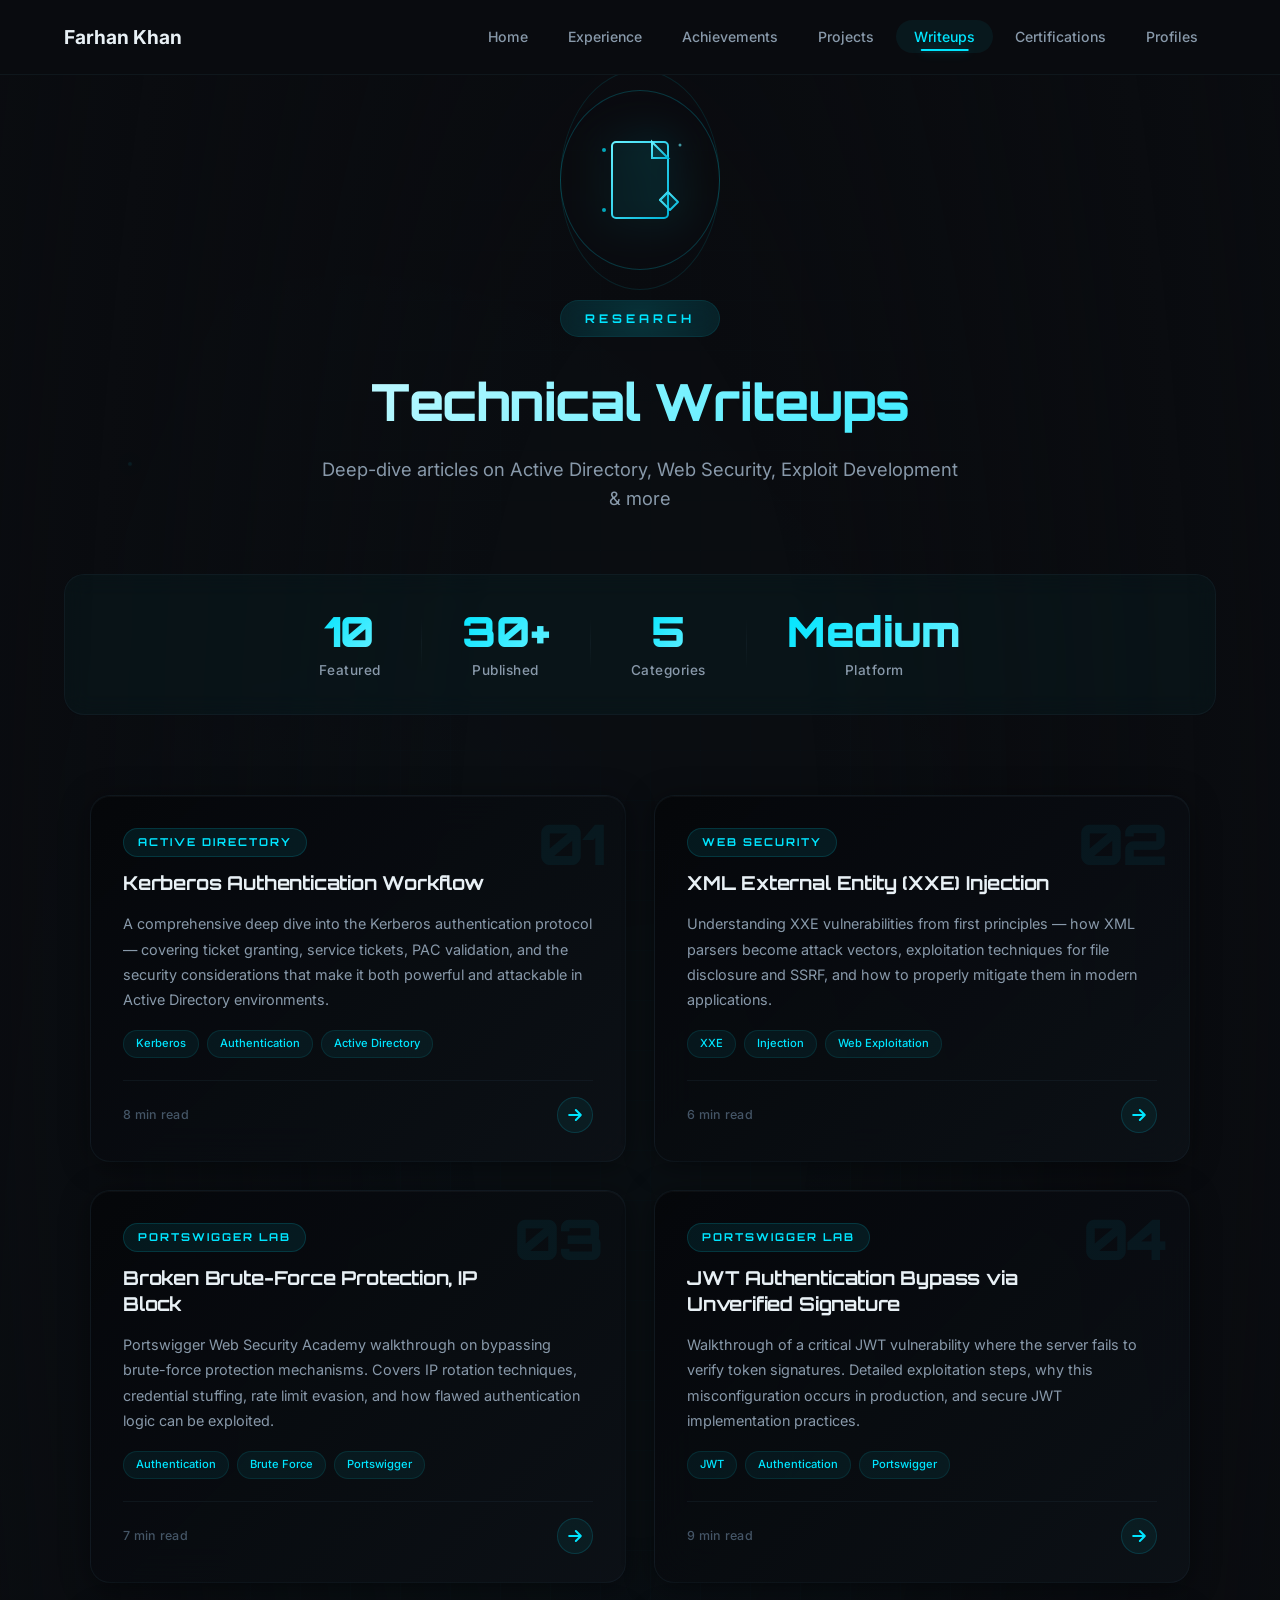
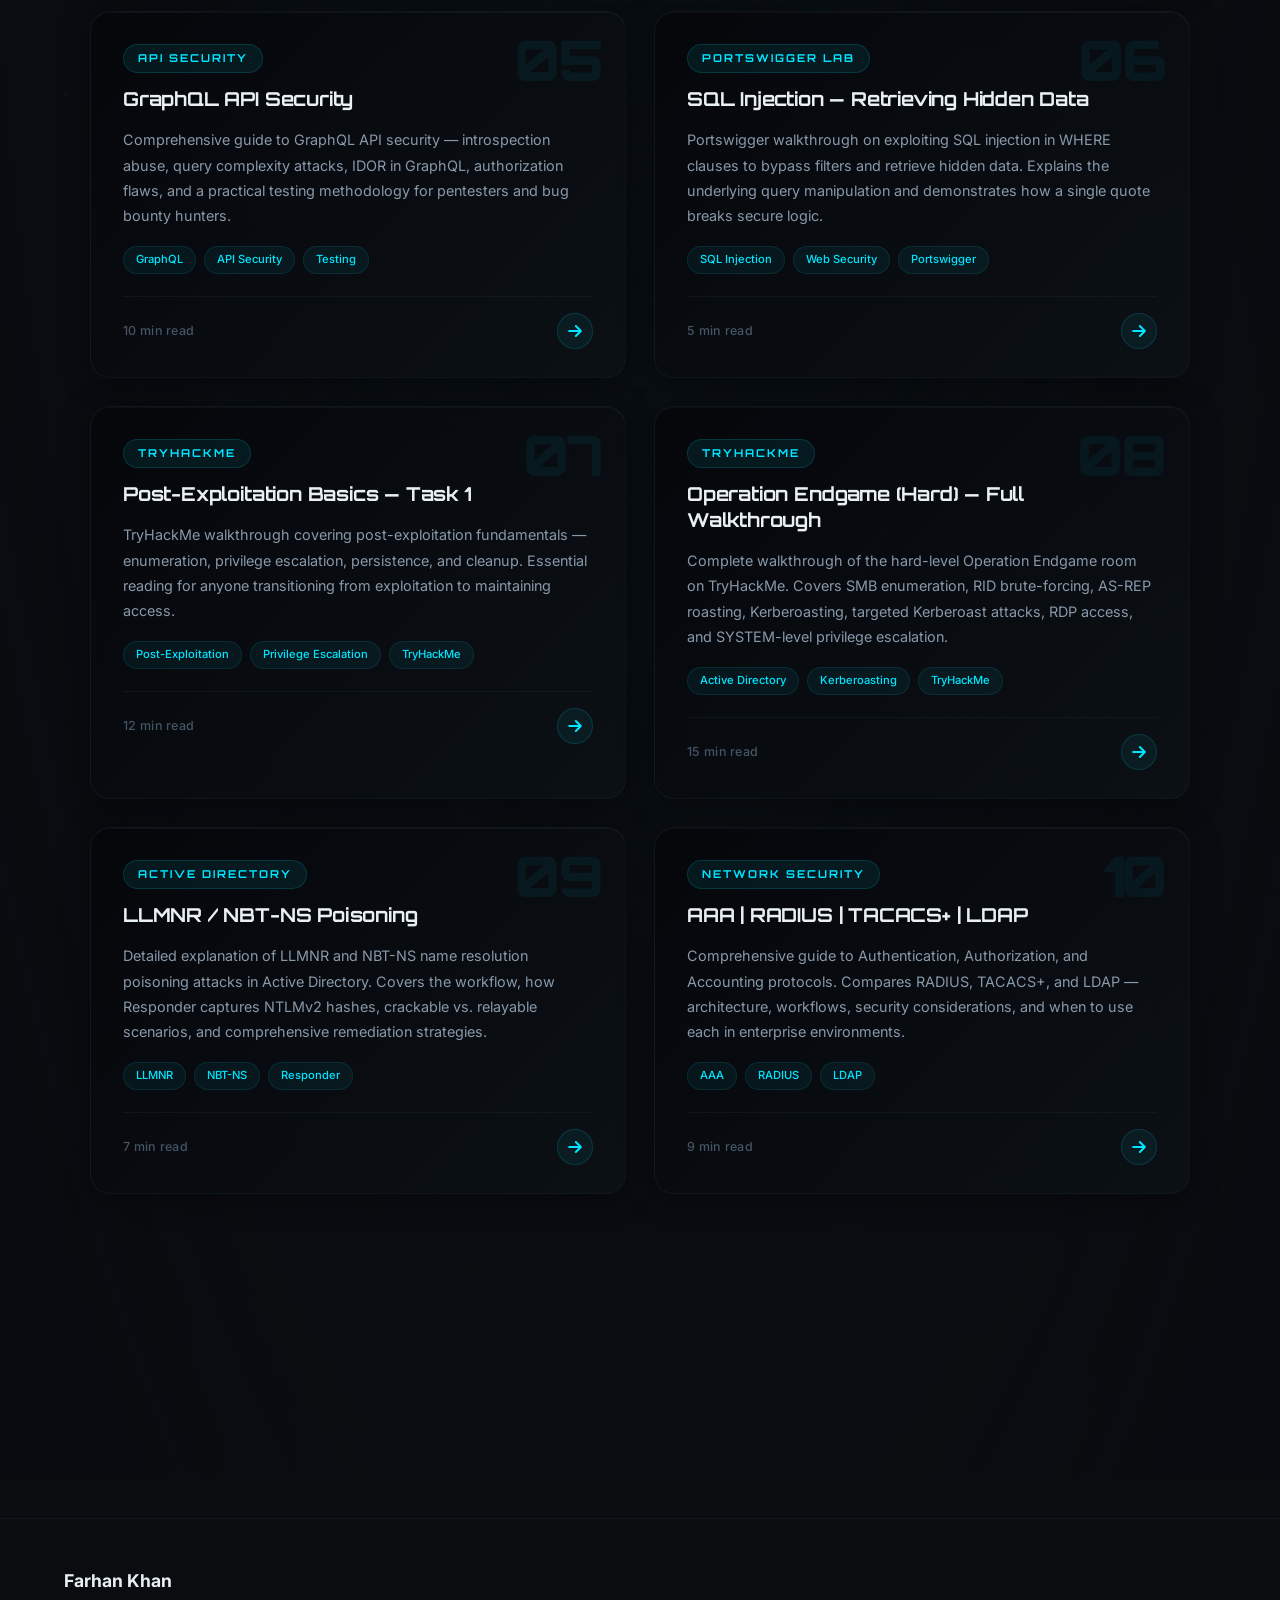
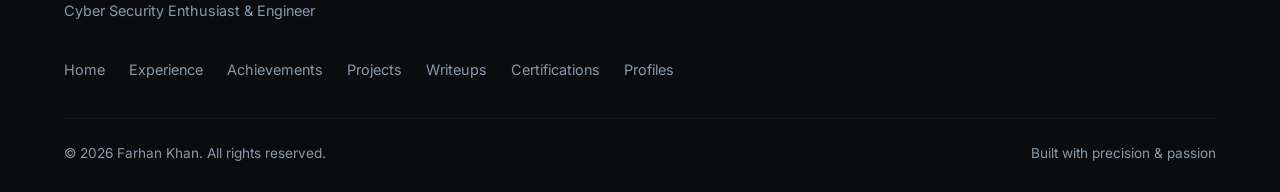
<file: pages/writeups/index.html>
<!DOCTYPE html>
<html lang="en">
<head>
    <meta charset="UTF-8" />
    <meta name="viewport" content="width=device-width, initial-scale=1.0, maximum-scale=1.0, user-scalable=no" />
    <meta http-equiv="X-UA-Compatible" content="IE=edge" />

    <title>Writeups — Farhan Khan | Cybersecurity Research & Walkthroughs</title>

    <meta name="description" content="Technical cybersecurity writeups by Farhan Khan — Kerberos, XXE Injection, JWT Authentication Bypass, SQL Injection, GraphQL API Security, LLMNR Poisoning, and more." />
    <meta name="keywords" content="Farhan Khan Writeups, Cybersecurity Writeups, Kerberos, XXE Injection, JWT Bypass, SQL Injection, GraphQL Security, LLMNR Poisoning, Portswigger, TryHackMe Walkthrough, Active Directory Writeups" />
    <meta name="author" content="Farhan Khan" />
    <meta name="robots" content="index, follow, max-image-preview:large" />
    <meta name="theme-color" content="#0a0c10" />
    <link rel="canonical" href="https://farhancyber.vercel.app/pages/writeups/index.html" />

    <meta name="google-site-verification" content="HPqX77JCVCDljvpo2hwEBUbDxG0lb0wrPHe-5Ck4r94" />
    <link rel="icon" type="image/x-icon" href="/favicon.ico" />

    <meta property="og:type" content="website" />
    <meta property="og:site_name" content="Farhan Khan — Cyber Security Enthusiast" />
    <meta property="og:locale" content="en_IN" />
    <meta property="og:title" content="Writeups — Farhan Khan | Cybersecurity Research" />
    <meta property="og:description" content="Technical writeups on Active Directory, web security, and exploit development." />
    <meta property="og:url" content="https://farhancyber.vercel.app/pages/writeups/index.html" />
    <meta property="og:image" content="https://farhancyber.vercel.app/profiles.gif" />

    <meta name="twitter:card" content="summary_large_image" />
    <meta name="twitter:title" content="Writeups — Farhan Khan" />
    <meta name="twitter:description" content="Technical writeups on Active Directory, web security, and exploit development." />
    <meta name="twitter:image" content="https://farhancyber.vercel.app/profiles.gif" />

    <link rel="preconnect" href="https://fonts.googleapis.com" />
    <link rel="preconnect" href="https://fonts.gstatic.com" crossorigin />
    <link href="https://fonts.googleapis.com/css2?family=Inter:ital,opsz,wght@0,14..32,100..900;1,14..32,100..900&family=Orbitron:wght@400;500;600;700;800;900&display=swap" rel="stylesheet" />

    <script type="application/ld+json">
    {
      "@context": "https://schema.org",
      "@type": "Blog",
      "name": "Farhan Khan — Cybersecurity Writeups",
      "url": "https://farhancyber.vercel.app/pages/writeups/index.html",
      "author": { "@type": "Person", "name": "Farhan Khan", "url": "https://farhancyber.vercel.app/" },
      "description": "Technical cybersecurity writeups on Active Directory, web security, and exploit development."
    }
    </script>

    <link rel="stylesheet" href="style.css" />
</head>
<body>

    <nav class="navbar" role="navigation" aria-label="Main navigation">
        <div class="nav-container">
            <div class="nav-brand">
                <a href="../../index.html"><span>Farhan Khan</span></a>
            </div>

            <button class="nav-toggle" aria-label="Toggle navigation menu" aria-expanded="false">
                <span class="hamburger-line"></span>
                <span class="hamburger-line"></span>
                <span class="hamburger-line"></span>
            </button>

            <ul class="nav-links">
                <li><a href="../../index.html">Home</a></li>
                <li><a href="../experience/index.html">Experience</a></li>
                <li><a href="../achievements/index.html">Achievements</a></li>
                <li><a href="../projects/index.html">Projects</a></li>
                <li><a href="../writeups/index.html" class="active">Writeups</a></li>
                <li><a href="../certifications/index.html">Certifications</a></li>
                <li><a href="../profiles/index.html">Profiles</a></li>
            </ul>
        </div>
    </nav>

    <main>
        <section class="section writeups-page-section" id="writeupsTop">

            <div class="wavy-background">
                <div class="wave wave-1"></div>
                <div class="wave wave-2"></div>
                <div class="wave wave-3"></div>
                <div class="wave wave-4"></div>
            </div>

            <div class="particles-container">
                <div class="particle p1"></div>
                <div class="particle p2"></div>
                <div class="particle p3"></div>
                <div class="particle p4"></div>
                <div class="particle p5"></div>
            </div>

            <div class="grid-overlay"></div>

            <div class="container">

                <div class="writeups-hero">
                    <div class="hero-icon-wrap">
                        <svg width="100" height="100" viewBox="0 0 100 100" fill="none">
                            <defs>
                                <linearGradient id="docGrad" x1="0%" y1="0%" x2="100%" y2="100%">
                                    <stop offset="0%" stop-color="#66f0ff"/>
                                    <stop offset="100%" stop-color="#00b4d8"/>
                                </linearGradient>
                            </defs>

                            <rect x="22" y="12" width="56" height="76" rx="4" stroke="url(#docGrad)" stroke-width="2" fill="rgba(0,229,255,0.05)"/>
                            <path d="M62 12 L78 28 L62 28 Z" stroke="url(#docGrad)" stroke-width="2" fill="rgba(0,229,255,0.1)"/>
                            <line x1="32" y1="40" x2="68" y2="40" stroke="url(#docGrad)" stroke-width="2" stroke-linecap="round" opacity="0.7"/>
                            <line x1="32" y1="52" x2="68" y2="52" stroke="url(#docGrad)" stroke-width="2" stroke-linecap="round" opacity="0.7"/>
                            <line x1="32" y1="64" x2="56" y2="64" stroke="url(#docGrad)" stroke-width="2" stroke-linecap="round" opacity="0.7"/>
                            <line x1="32" y1="76" x2="62" y2="76" stroke="url(#docGrad)" stroke-width="2" stroke-linecap="round" opacity="0.7"/>
                            <path d="M78 62 L88 72 L80 80 L70 70 Z" stroke="url(#docGrad)" stroke-width="2" fill="rgba(0,229,255,0.1)" stroke-linejoin="round"/>
                            <line x1="70" y1="70" x2="78" y2="62" stroke="url(#docGrad)" stroke-width="2" stroke-linecap="round"/>
                            <circle cx="14" cy="20" r="2" fill="#00e5ff" opacity="0.7"/>
                            <circle cx="14" cy="80" r="2" fill="#00e5ff" opacity="0.7"/>
                            <circle cx="90" cy="15" r="1.5" fill="#66f0ff" opacity="0.6"/>
                        </svg>
                        <div class="hero-ring"></div>
                        <div class="hero-ring hero-ring-2"></div>
                    </div>
                </div>

                <div class="section-header reveal-on-scroll">
                    <span class="section-tag">Research</span>
                    <h2>Technical Writeups</h2>
                    <p>Deep-dive articles on Active Directory, Web Security, Exploit Development &amp; more</p>
                </div>

                <div class="writeups-stats reveal-on-scroll">
                    <div class="stat-block">
                        <span class="stat-number">10</span>
                        <span class="stat-label">Featured</span>
                    </div>
                    <div class="stat-divider"></div>
                    <div class="stat-block">
                        <span class="stat-number">30+</span>
                        <span class="stat-label">Published</span>
                    </div>
                    <div class="stat-divider"></div>
                    <div class="stat-block">
                        <span class="stat-number">5</span>
                        <span class="stat-label">Categories</span>
                    </div>
                    <div class="stat-divider"></div>
                    <div class="stat-block">
                        <span class="stat-number">Medium</span>
                        <span class="stat-label">Platform</span>
                    </div>
                </div>

                <div class="writeups-list">

                    <a href="https://medium.com/@FarhanCyber/kerberos-explained-in-detail-c6016d72c4cd" target="_blank" rel="noopener noreferrer" class="writeup-card reveal-writeup">
                        <div class="writeup-number">01</div>
                        <div class="writeup-content">
                            <div class="writeup-category">Active Directory</div>
                            <h3>Kerberos Authentication Workflow</h3>
                            <p class="writeup-excerpt">
                                A comprehensive deep dive into the Kerberos authentication protocol — covering ticket granting, service tickets, PAC validation, and the security considerations that make it both powerful and attackable in Active Directory environments.
                            </p>
                            <div class="writeup-meta">
                                <span class="writeup-tag">Kerberos</span>
                                <span class="writeup-tag">Authentication</span>
                                <span class="writeup-tag">Active Directory</span>
                            </div>
                            <div class="writeup-footer">
                                <span class="writeup-read-time">8 min read</span>
                                <span class="writeup-open">
                                    <svg width="20" height="20" viewBox="0 0 20 20" fill="none">
                                        <path d="M4.16663 10H15.8333M15.8333 10L10.8333 5M15.8333 10L10.8333 15" stroke="currentColor" stroke-width="2" stroke-linecap="round" stroke-linejoin="round"/>
                                    </svg>
                                </span>
                            </div>
                        </div>
                        <div class="writeup-glow"></div>
                    </a>

                    <a href="https://medium.com/@FarhanCyber/xml-external-entity-xxe-injection-3cc958a6661a" target="_blank" rel="noopener noreferrer" class="writeup-card reveal-writeup">
                        <div class="writeup-number">02</div>
                        <div class="writeup-content">
                            <div class="writeup-category">Web Security</div>
                            <h3>XML External Entity (XXE) Injection</h3>
                            <p class="writeup-excerpt">
                                Understanding XXE vulnerabilities from first principles — how XML parsers become attack vectors, exploitation techniques for file disclosure and SSRF, and how to properly mitigate them in modern applications.
                            </p>
                            <div class="writeup-meta">
                                <span class="writeup-tag">XXE</span>
                                <span class="writeup-tag">Injection</span>
                                <span class="writeup-tag">Web Exploitation</span>
                            </div>
                            <div class="writeup-footer">
                                <span class="writeup-read-time">6 min read</span>
                                <span class="writeup-open">
                                    <svg width="20" height="20" viewBox="0 0 20 20" fill="none">
                                        <path d="M4.16663 10H15.8333M15.8333 10L10.8333 5M15.8333 10L10.8333 15" stroke="currentColor" stroke-width="2" stroke-linecap="round" stroke-linejoin="round"/>
                                    </svg>
                                </span>
                            </div>
                        </div>
                        <div class="writeup-glow"></div>
                    </a>

                    <a href="https://medium.com/@FarhanCyber/porstwigger-lab-broken-brute-force-protection-ip-block-authentication-part-6-cdc4f6884f85" target="_blank" rel="noopener noreferrer" class="writeup-card reveal-writeup">
                        <div class="writeup-number">03</div>
                        <div class="writeup-content">
                            <div class="writeup-category">Portswigger Lab</div>
                            <h3>Broken Brute-Force Protection, IP Block</h3>
                            <p class="writeup-excerpt">
                                Portswigger Web Security Academy walkthrough on bypassing brute-force protection mechanisms. Covers IP rotation techniques, credential stuffing, rate limit evasion, and how flawed authentication logic can be exploited.
                            </p>
                            <div class="writeup-meta">
                                <span class="writeup-tag">Authentication</span>
                                <span class="writeup-tag">Brute Force</span>
                                <span class="writeup-tag">Portswigger</span>
                            </div>
                            <div class="writeup-footer">
                                <span class="writeup-read-time">7 min read</span>
                                <span class="writeup-open">
                                    <svg width="20" height="20" viewBox="0 0 20 20" fill="none">
                                        <path d="M4.16663 10H15.8333M15.8333 10L10.8333 5M15.8333 10L10.8333 15" stroke="currentColor" stroke-width="2" stroke-linecap="round" stroke-linejoin="round"/>
                                    </svg>
                                </span>
                            </div>
                        </div>
                        <div class="writeup-glow"></div>
                    </a>

                    <a href="https://medium.com/@FarhanCyber/portswigger-lab-jwt-authentication-bypass-via-unverified-signature-7e2272d1e644" target="_blank" rel="noopener noreferrer" class="writeup-card reveal-writeup">
                        <div class="writeup-number">04</div>
                        <div class="writeup-content">
                            <div class="writeup-category">Portswigger Lab</div>
                            <h3>JWT Authentication Bypass via Unverified Signature</h3>
                            <p class="writeup-excerpt">
                                Walkthrough of a critical JWT vulnerability where the server fails to verify token signatures. Detailed exploitation steps, why this misconfiguration occurs in production, and secure JWT implementation practices.
                            </p>
                            <div class="writeup-meta">
                                <span class="writeup-tag">JWT</span>
                                <span class="writeup-tag">Authentication</span>
                                <span class="writeup-tag">Portswigger</span>
                            </div>
                            <div class="writeup-footer">
                                <span class="writeup-read-time">9 min read</span>
                                <span class="writeup-open">
                                    <svg width="20" height="20" viewBox="0 0 20 20" fill="none">
                                        <path d="M4.16663 10H15.8333M15.8333 10L10.8333 5M15.8333 10L10.8333 15" stroke="currentColor" stroke-width="2" stroke-linecap="round" stroke-linejoin="round"/>
                                    </svg>
                                </span>
                            </div>
                        </div>
                        <div class="writeup-glow"></div>
                    </a>

                    <a href="https://medium.com/@FarhanCyber/graphql-api-by-farhan-khan-8ce92b1f0a16" target="_blank" rel="noopener noreferrer" class="writeup-card reveal-writeup">
                        <div class="writeup-number">05</div>
                        <div class="writeup-content">
                            <div class="writeup-category">API Security</div>
                            <h3>GraphQL API Security</h3>
                            <p class="writeup-excerpt">
                                Comprehensive guide to GraphQL API security — introspection abuse, query complexity attacks, IDOR in GraphQL, authorization flaws, and a practical testing methodology for pentesters and bug bounty hunters.
                            </p>
                            <div class="writeup-meta">
                                <span class="writeup-tag">GraphQL</span>
                                <span class="writeup-tag">API Security</span>
                                <span class="writeup-tag">Testing</span>
                            </div>
                            <div class="writeup-footer">
                                <span class="writeup-read-time">10 min read</span>
                                <span class="writeup-open">
                                    <svg width="20" height="20" viewBox="0 0 20 20" fill="none">
                                        <path d="M4.16663 10H15.8333M15.8333 10L10.8333 5M15.8333 10L10.8333 15" stroke="currentColor" stroke-width="2" stroke-linecap="round" stroke-linejoin="round"/>
                                    </svg>
                                </span>
                            </div>
                        </div>
                        <div class="writeup-glow"></div>
                    </a>

                    <a href="https://medium.com/@FarhanCyber/portswigger-lab-sql-injection-vulnerability-in-where-clause-allowing-retrieval-of-hidden-data-by-114e20631cc7" target="_blank" rel="noopener noreferrer" class="writeup-card reveal-writeup">
                        <div class="writeup-number">06</div>
                        <div class="writeup-content">
                            <div class="writeup-category">Portswigger Lab</div>
                            <h3>SQL Injection — Retrieving Hidden Data</h3>
                            <p class="writeup-excerpt">
                                Portswigger walkthrough on exploiting SQL injection in WHERE clauses to bypass filters and retrieve hidden data. Explains the underlying query manipulation and demonstrates how a single quote breaks secure logic.
                            </p>
                            <div class="writeup-meta">
                                <span class="writeup-tag">SQL Injection</span>
                                <span class="writeup-tag">Web Security</span>
                                <span class="writeup-tag">Portswigger</span>
                            </div>
                            <div class="writeup-footer">
                                <span class="writeup-read-time">5 min read</span>
                                <span class="writeup-open">
                                    <svg width="20" height="20" viewBox="0 0 20 20" fill="none">
                                        <path d="M4.16663 10H15.8333M15.8333 10L10.8333 5M15.8333 10L10.8333 15" stroke="currentColor" stroke-width="2" stroke-linecap="round" stroke-linejoin="round"/>
                                    </svg>
                                </span>
                            </div>
                        </div>
                        <div class="writeup-glow"></div>
                    </a>

                    <a href="https://medium.com/@FarhanCyber/post-exploitation-basics-tryhackme-task-1-by-farhan-khan-7dcfa17c86bd" target="_blank" rel="noopener noreferrer" class="writeup-card reveal-writeup">
                        <div class="writeup-number">07</div>
                        <div class="writeup-content">
                            <div class="writeup-category">TryHackMe</div>
                            <h3>Post-Exploitation Basics — Task 1</h3>
                            <p class="writeup-excerpt">
                                TryHackMe walkthrough covering post-exploitation fundamentals — enumeration, privilege escalation, persistence, and cleanup. Essential reading for anyone transitioning from exploitation to maintaining access.
                            </p>
                            <div class="writeup-meta">
                                <span class="writeup-tag">Post-Exploitation</span>
                                <span class="writeup-tag">Privilege Escalation</span>
                                <span class="writeup-tag">TryHackMe</span>
                            </div>
                            <div class="writeup-footer">
                                <span class="writeup-read-time">12 min read</span>
                                <span class="writeup-open">
                                    <svg width="20" height="20" viewBox="0 0 20 20" fill="none">
                                        <path d="M4.16663 10H15.8333M15.8333 10L10.8333 5M15.8333 10L10.8333 15" stroke="currentColor" stroke-width="2" stroke-linecap="round" stroke-linejoin="round"/>
                                    </svg>
                                </span>
                            </div>
                        </div>
                        <div class="writeup-glow"></div>
                    </a>

                    <a href="https://medium.com/@FarhanCyber/operation-endgame-hard-tryhackme-walkthrough-by-farhan-khan-958e67c1d251" target="_blank" rel="noopener noreferrer" class="writeup-card reveal-writeup">
                        <div class="writeup-number">08</div>
                        <div class="writeup-content">
                            <div class="writeup-category">TryHackMe</div>
                            <h3>Operation Endgame (Hard) — Full Walkthrough</h3>
                            <p class="writeup-excerpt">
                                Complete walkthrough of the hard-level Operation Endgame room on TryHackMe. Covers SMB enumeration, RID brute-forcing, AS-REP roasting, Kerberoasting, targeted Kerberoast attacks, RDP access, and SYSTEM-level privilege escalation.
                            </p>
                            <div class="writeup-meta">
                                <span class="writeup-tag">Active Directory</span>
                                <span class="writeup-tag">Kerberoasting</span>
                                <span class="writeup-tag">TryHackMe</span>
                            </div>
                            <div class="writeup-footer">
                                <span class="writeup-read-time">15 min read</span>
                                <span class="writeup-open">
                                    <svg width="20" height="20" viewBox="0 0 20 20" fill="none">
                                        <path d="M4.16663 10H15.8333M15.8333 10L10.8333 5M15.8333 10L10.8333 15" stroke="currentColor" stroke-width="2" stroke-linecap="round" stroke-linejoin="round"/>
                                    </svg>
                                </span>
                            </div>
                        </div>
                        <div class="writeup-glow"></div>
                    </a>

                    <a href="https://medium.com/@FarhanCyber/ad-llmnr-nbt-ns-poisoning-61849dbf97e3" target="_blank" rel="noopener noreferrer" class="writeup-card reveal-writeup">
                        <div class="writeup-number">09</div>
                        <div class="writeup-content">
                            <div class="writeup-category">Active Directory</div>
                            <h3>LLMNR / NBT-NS Poisoning</h3>
                            <p class="writeup-excerpt">
                                Detailed explanation of LLMNR and NBT-NS name resolution poisoning attacks in Active Directory. Covers the workflow, how Responder captures NTLMv2 hashes, crackable vs. relayable scenarios, and comprehensive remediation strategies.
                            </p>
                            <div class="writeup-meta">
                                <span class="writeup-tag">LLMNR</span>
                                <span class="writeup-tag">NBT-NS</span>
                                <span class="writeup-tag">Responder</span>
                            </div>
                            <div class="writeup-footer">
                                <span class="writeup-read-time">7 min read</span>
                                <span class="writeup-open">
                                    <svg width="20" height="20" viewBox="0 0 20 20" fill="none">
                                        <path d="M4.16663 10H15.8333M15.8333 10L10.8333 5M15.8333 10L10.8333 15" stroke="currentColor" stroke-width="2" stroke-linecap="round" stroke-linejoin="round"/>
                                    </svg>
                                </span>
                            </div>
                        </div>
                        <div class="writeup-glow"></div>
                    </a>

                    <a href="https://medium.com/@FarhanCyber/aaa-radius-tacacs-ldap-06542552c8c1" target="_blank" rel="noopener noreferrer" class="writeup-card reveal-writeup">
                        <div class="writeup-number">10</div>
                        <div class="writeup-content">
                            <div class="writeup-category">Network Security</div>
                            <h3>AAA | RADIUS | TACACS+ | LDAP</h3>
                            <p class="writeup-excerpt">
                                Comprehensive guide to Authentication, Authorization, and Accounting protocols. Compares RADIUS, TACACS+, and LDAP — architecture, workflows, security considerations, and when to use each in enterprise environments.
                            </p>
                            <div class="writeup-meta">
                                <span class="writeup-tag">AAA</span>
                                <span class="writeup-tag">RADIUS</span>
                                <span class="writeup-tag">LDAP</span>
                            </div>
                            <div class="writeup-footer">
                                <span class="writeup-read-time">9 min read</span>
                                <span class="writeup-open">
                                    <svg width="20" height="20" viewBox="0 0 20 20" fill="none">
                                        <path d="M4.16663 10H15.8333M15.8333 10L10.8333 5M15.8333 10L10.8333 15" stroke="currentColor" stroke-width="2" stroke-linecap="round" stroke-linejoin="round"/>
                                    </svg>
                                </span>
                            </div>
                        </div>
                        <div class="writeup-glow"></div>
                    </a>

                </div>

                <div class="writeups-cta reveal-on-scroll">
                    <p class="cta-text">Explore all articles, walkthroughs &amp; security research</p>
                    <a href="https://medium.com/@Farhancyber" target="_blank" rel="noopener noreferrer" class="btn btn-primary btn-cta">
                        <span class="btn-glow"></span>
                        View All on Medium
                        <svg width="20" height="20" viewBox="0 0 20 20" fill="none">
                            <path d="M4.16663 10H15.8333M15.8333 10L10.8333 5M15.8333 10L10.8333 15" stroke="currentColor" stroke-width="2" stroke-linecap="round" stroke-linejoin="round"/>
                        </svg>
                    </a>
                </div>
            </div>
        </section>
    </main>

    <button class="back-to-top" id="backToTop" aria-label="Back to top">
        <svg class="btt-ring" viewBox="0 0 100 100" width="100%" height="100%">
            <circle class="btt-ring-track" cx="50" cy="50" r="46" />
            <circle class="btt-ring-progress" cx="50" cy="50" r="46" />
        </svg>
        <span class="btt-icon">
            <svg width="22" height="22" viewBox="0 0 24 24" fill="none">
                <path d="M12 19V5M12 5L5 12M12 5L19 12" stroke="currentColor" stroke-width="2.5" stroke-linecap="round" stroke-linejoin="round"/>
            </svg>
        </span>
        <span class="btt-glow"></span>
    </button>

    <footer class="footer">
        <div class="container">
            <div class="footer-content">
                <div class="footer-brand">
                    <a href="../../index.html"><span>Farhan Khan</span></a>
                    <p>Cyber Security Enthusiast &amp; Engineer</p>
                </div>

                <nav class="footer-nav" aria-label="Footer navigation">
                    <a href="../../index.html">Home</a>
                    <a href="../experience/index.html">Experience</a>
                    <a href="../achievements/index.html">Achievements</a>
                    <a href="../projects/index.html">Projects</a>
                    <a href="../writeups/index.html">Writeups</a>
                    <a href="../certifications/index.html">Certifications</a>
                    <a href="../profiles/index.html">Profiles</a>
                </nav>

                <div class="footer-bottom">
                    <p>&copy; 2026 Farhan Khan. All rights reserved.</p>
                    <p>Built with precision &amp; passion</p>
                </div>
            </div>
        </div>
    </footer>

    <script src="script.js"></script>
</body>
</html>
</file>
<file: pages/achievements/style.css>
:root {
    --color-primary: #00e5ff;
    --color-primary-dark: #00b4d8;
    --color-primary-light: #66f0ff;

    --color-bg: #0a0c10;
    --color-bg-card: rgba(5, 7, 10, 0.85);
    --color-bg-elevated: rgba(13, 17, 23, 0.6);

    --color-text: #e8f0f5;
    --color-text-muted: #8899aa;
    --color-text-dim: #445566;

    --color-border: rgba(26, 42, 51, 0.4);
    --color-border-hover: rgba(0, 229, 255, 0.4);

    --font-family: 'Inter', -apple-system, BlinkMacSystemFont, 'Segoe UI', Roboto, sans-serif;
    --font-display: 'Orbitron', 'Inter', monospace;

    --ease-smooth: cubic-bezier(0.34, 1.56, 0.64, 1);
    --ease-out-slow: cubic-bezier(0.16, 1, 0.3, 1);
    --ease-out-smooth: cubic-bezier(0.25, 0.46, 0.45, 0.94);

    --duration-slow: 1s;
    --duration-medium: 0.6s;
}

html, body {
    overflow-x: hidden !important;
    width: 100% !important;
    max-width: 100% !important;
    position: relative;
}

* { margin: 0; padding: 0; box-sizing: border-box; max-width: 100%; }
*:focus { outline: none; }
*:focus-visible { outline: 2px solid var(--color-primary); outline-offset: 2px; }
*:active, *:focus, *:visited,
a:active, a:focus, button:active, button:focus {
    -webkit-tap-highlight-color: transparent !important;
    outline: none !important;
}

html { scroll-behavior: smooth; scroll-padding-top: 80px; }

body {
    font-family: var(--font-family);
    background: var(--color-bg);
    color: var(--color-text);
    line-height: 1.6;
    -webkit-font-smoothing: antialiased;
    -moz-osx-font-smoothing: grayscale;
    overflow-x: hidden !important;
    width: 100% !important;
    max-width: 100vw !important;
}

.achievements-page-section {
    position: relative;
    padding-top: 130px;
    min-height: 100vh;
    overflow: hidden;
    background: var(--color-bg);
}

.wavy-background {
    position: absolute;
    inset: 0;
    pointer-events: none;
    z-index: 0;
    overflow: hidden;
}

.wave {
    position: absolute;
    width: 200%;
    height: 100%;
    opacity: 0.15;
    border-radius: 50%;
    animation: waveFloat 25s ease-in-out infinite;
    will-change: transform;
}

.wave-1 {
    top: 0%;
    background: radial-gradient(ellipse at 30% 50%, rgba(0, 229, 255, 0.08), transparent 60%);
    animation-duration: 22s;
    transform: rotate(-2deg);
}

.wave-2 {
    top: 20%;
    background: radial-gradient(ellipse at 70% 40%, rgba(0, 180, 216, 0.06), transparent 60%);
    animation-duration: 28s;
    animation-delay: -6s;
    transform: rotate(1.5deg);
}

.wave-3 {
    top: 45%;
    background: radial-gradient(ellipse at 50% 60%, rgba(0, 229, 255, 0.05), transparent 60%);
    animation-duration: 20s;
    animation-delay: -12s;
    transform: rotate(-1deg);
}

.wave-4 {
    top: 65%;
    background: radial-gradient(ellipse at 20% 70%, rgba(0, 180, 216, 0.04), transparent 60%);
    animation-duration: 26s;
    animation-delay: -18s;
    transform: rotate(2deg);
}

.wave-5 {
    top: 85%;
    background: radial-gradient(ellipse at 80% 80%, rgba(0, 229, 255, 0.03), transparent 60%);
    animation-duration: 30s;
    animation-delay: -24s;
    transform: rotate(-1.5deg);
}

@keyframes waveFloat {
    0%, 100% {
        transform: translateX(0) scaleY(1);
        opacity: 0.12;
    }
    25% {
        transform: translateX(-15%) scaleY(1.03);
        opacity: 0.18;
    }
    50% {
        transform: translateX(-30%) scaleY(1);
        opacity: 0.12;
    }
    75% {
        transform: translateX(-15%) scaleY(0.97);
        opacity: 0.08;
    }
}

.particles-container {
    position: absolute;
    inset: 0;
    pointer-events: none;
    z-index: 0;
    overflow: hidden;
}

.particle {
    position: absolute;
    border-radius: 50%;
    background: rgba(0, 229, 255, 0.15);
    box-shadow: 0 0 20px rgba(0, 229, 255, 0.3);
    animation: particleFloat 20s ease-in-out infinite;
    will-change: transform;
}

.p1 { width: 4px; height: 4px; top: 15%; left: 10%; animation-duration: 18s; }
.p2 { width: 6px; height: 6px; top: 30%; left: 85%; animation-duration: 22s; animation-delay: -4s; }
.p3 { width: 3px; height: 3px; top: 50%; left: 5%; animation-duration: 14s; animation-delay: -8s; }
.p4 { width: 5px; height: 5px; top: 70%; left: 90%; animation-duration: 20s; animation-delay: -12s; }
.p5 { width: 4px; height: 4px; top: 85%; left: 20%; animation-duration: 16s; animation-delay: -2s; }
.p6 { width: 7px; height: 7px; top: 10%; left: 50%; animation-duration: 24s; animation-delay: -6s; }

@keyframes particleFloat {
    0%, 100% {
        transform: translate(0, 0) scale(1);
        opacity: 0.3;
    }
    25% {
        transform: translate(30px, -40px) scale(1.2);
        opacity: 0.6;
    }
    50% {
        transform: translate(-20px, -80px) scale(0.8);
        opacity: 0.2;
    }
    75% {
        transform: translate(40px, -30px) scale(1.1);
        opacity: 0.5;
    }
}

.grid-overlay {
    position: absolute;
    inset: 0;
    background-image:
        linear-gradient(rgba(0, 229, 255, 0.02) 1px, transparent 1px),
        linear-gradient(90deg, rgba(0, 229, 255, 0.02) 1px, transparent 1px);
    background-size: 50px 50px;
    pointer-events: none;
    z-index: 0;
    opacity: 0.6;
    mask-image: radial-gradient(ellipse at center, black 30%, transparent 80%);
    -webkit-mask-image: radial-gradient(ellipse at center, black 30%, transparent 80%);
}

.achievements-page-section::after {
    content: '';
    position: absolute;
    inset: 0;
    background: radial-gradient(ellipse at 50% 30%, transparent 20%, rgba(10, 12, 16, 0.85) 90%);
    pointer-events: none;
    z-index: 0;
}

.container {
    max-width: 1200px;
    margin: 0 auto;
    padding: 0 24px;
    width: 100%;
    position: relative;
    z-index: 1;
}

.section {
    padding: 100px 0;
    width: 100%;
    position: relative;
}

.section-header {
    text-align: center;
    margin-bottom: 60px;
}

.section-tag {
    display: inline-block;
    font-family: var(--font-display);
    font-size: 0.75rem;
    font-weight: 700;
    text-transform: uppercase;
    letter-spacing: 4px;
    color: var(--color-primary);
    background: rgba(0, 229, 255, 0.08);
    padding: 8px 24px;
    border-radius: 50px;
    margin-bottom: 16px;
    border: 1px solid rgba(0, 229, 255, 0.12);
    position: relative;
    overflow: hidden;
    backdrop-filter: blur(10px);
}

.section-tag::before {
    content: '';
    position: absolute;
    top: -50%; left: -50%;
    width: 200%; height: 200%;
    background: radial-gradient(circle, rgba(0, 229, 255, 0.1), transparent 70%);
    animation: tagPulse 3s ease-in-out infinite;
}

@keyframes tagPulse {
    0%, 100% { transform: scale(1); opacity: 0.5; }
    50% { transform: scale(1.3); opacity: 1; }
}

.section-header h2 {
    font-family: var(--font-display);
    font-size: 3.2rem;
    font-weight: 800;
    letter-spacing: -0.02em;
    margin-bottom: 12px;
    background: linear-gradient(135deg, #fff 0%, var(--color-primary) 100%);
    -webkit-background-clip: text;
    -webkit-text-fill-color: transparent;
    background-clip: text;
}

.section-header p {
    color: var(--color-text-muted);
    font-size: 1.15rem;
    max-width: 640px;
    margin: 0 auto;
}

.achievements-hero {
    display: flex;
    justify-content: center;
    margin-bottom: 40px;
}

.hero-icon-wrap {
    position: relative;
    width: 160px;
    height: 160px;
    display: flex;
    align-items: center;
    justify-content: center;
    animation: heroFloat 6s ease-in-out infinite;
    will-change: transform;
}

@keyframes heroFloat {
    0%, 100% { transform: translateY(0) rotate(0deg); }
    50% { transform: translateY(-15px) rotate(3deg); }
}

.hero-icon-wrap svg {
    display: block;
    filter: drop-shadow(0 0 20px rgba(0, 229, 255, 0.5));
    animation: trophyGlow 3s ease-in-out infinite;
}

@keyframes trophyGlow {
    0%, 100% { filter: drop-shadow(0 0 15px rgba(0, 229, 255, 0.3)); }
    50% { filter: drop-shadow(0 0 30px rgba(0, 229, 255, 0.6)); }
}

.hero-ring {
    position: absolute;
    top: 50%; left: 50%;
    width: 180px; height: 180px;
    border: 1px solid rgba(0, 229, 255, 0.2);
    border-radius: 50%;
    transform: translate(-50%, -50%);
    animation: ringPulse 4s ease-in-out infinite;
    pointer-events: none;
}

.hero-ring-2 {
    width: 220px; height: 220px;
    border-color: rgba(0, 229, 255, 0.1);
    animation-delay: -2s;
}

@keyframes ringPulse {
    0%, 100% { transform: translate(-50%, -50%) scale(1); opacity: 0.5; }
    50% { transform: translate(-50%, -50%) scale(1.15); opacity: 0.1; }
}

.reveal-on-scroll {
    opacity: 0;
    transform: translateY(40px);
    transition: opacity 1.2s var(--ease-out-smooth), transform 1.2s var(--ease-out-smooth);
}

.reveal-on-scroll.revealed {
    opacity: 1;
    transform: translateY(0);
}

.reveal-achievement {
    opacity: 0;
    transform: translateY(60px) scale(0.97);
    transition: opacity 1.4s var(--ease-out-smooth), transform 1.4s var(--ease-out-smooth);
}

.reveal-achievement.revealed {
    opacity: 1;
    transform: translateY(0) scale(1);
}

.achievements-list {
    display: flex;
    flex-direction: column;
    gap: 48px;
    max-width: 1050px;
    margin: 0 auto;
    width: 100%;
}

.achievement-card {
    position: relative;
    padding: 40px 44px 40px 48px;
    background: linear-gradient(135deg, rgba(5, 7, 10, 0.95), rgba(13, 17, 23, 0.9));
    backdrop-filter: blur(24px);
    border: 1px solid var(--color-border);
    border-radius: 24px;
    transition: all var(--duration-slow) var(--ease-out-smooth);
    overflow: hidden;
    will-change: transform;
    box-shadow:
        0 4px 30px rgba(0, 0, 0, 0.4),
        inset 0 1px 0 rgba(255, 255, 255, 0.03);
}

.achievement-card::before {
    content: '';
    position: absolute;
    inset: 0;
    border-radius: 24px;
    padding: 1px;
    background: linear-gradient(
        135deg,
        rgba(0, 229, 255, 0.5) 0%,
        rgba(0, 229, 255, 0.05) 25%,
        rgba(0, 229, 255, 0.05) 50%,
        rgba(0, 229, 255, 0.5) 75%,
        rgba(0, 229, 255, 0.05) 100%
    );
    -webkit-mask:
        linear-gradient(#fff 0 0) content-box,
        linear-gradient(#fff 0 0);
    -webkit-mask-composite: xor;
    mask-composite: exclude;
    pointer-events: none;
    opacity: 0.8;
    transition: opacity var(--duration-medium) ease;
}

.achievement-card::after {
    content: '';
    position: absolute;
    top: 0;
    left: 0;
    width: 3px;
    height: 100%;
    background: linear-gradient(to bottom, transparent, var(--color-primary) 30%, var(--color-primary) 70%, transparent);
    box-shadow: 0 0 20px rgba(0, 229, 255, 0.3);
    transition: all var(--duration-medium) ease;
    border-radius: 3px 0 0 3px;
}

.achievement-card:hover {
    transform: translateY(-6px);
    border-color: transparent;
    box-shadow:
        0 30px 80px rgba(0, 229, 255, 0.18),
        0 0 0 1px rgba(0, 229, 255, 0.15);
}

.achievement-card:hover::before { opacity: 1; }

.achievement-card:hover::after {
    width: 4px;
    box-shadow: 0 0 30px rgba(0, 229, 255, 0.6);
}

.card-orb {
    position: absolute;
    top: -80px;
    right: -80px;
    width: 240px;
    height: 240px;
    border-radius: 50%;
    background: radial-gradient(circle, rgba(0, 229, 255, 0.08), transparent 70%);
    pointer-events: none;
    opacity: 0.5;
    transition: all var(--duration-slow) var(--ease-out-smooth);
}

.achievement-card:hover .card-orb {
    opacity: 0.9;
    transform: scale(1.15);
}

.achievement-content {
    display: flex;
    flex-direction: column;
    gap: 14px;
    position: relative;
    z-index: 2;
    min-width: 0;
}

.rank-badge-inline {
    display: inline-flex;
    align-items: center;
    gap: 8px;
    width: fit-content;
    padding: 6px 16px 6px 12px;
    border-radius: 50px;
    font-size: 0.72rem;
    font-weight: 700;
    letter-spacing: 1.4px;
    text-transform: uppercase;
    font-family: var(--font-display);
    color: var(--color-primary);
    background: rgba(0, 229, 255, 0.08);
    border: 1px solid rgba(0, 229, 255, 0.25);
    box-shadow: 0 0 20px rgba(0, 229, 255, 0.08);
    transition: all var(--duration-medium) ease;
}

.rank-badge-inline svg {
    flex-shrink: 0;
    filter: drop-shadow(0 0 6px currentColor);
}

.achievement-card:hover .rank-badge-inline {
    transform: translateX(4px);
    background: rgba(0, 229, 255, 0.14);
    border-color: rgba(0, 229, 255, 0.5);
    box-shadow: 0 0 24px rgba(0, 229, 255, 0.2);
}

.ach-title {
    position: relative;
    display: inline-block;
    font-family: var(--font-display);
    font-size: 1.4rem;
    font-weight: 800;
    color: var(--color-text);
    line-height: 1.35;
    transition: color var(--duration-medium) ease;
    letter-spacing: -0.01em;
    width: fit-content;
    max-width: 100%;
    padding-bottom: 8px;
    cursor: default;
}

.ach-title::after {
    content: '';
    position: absolute;
    left: 0;
    bottom: 0;
    width: 100%;
    height: 6px;
    background-image: url("data:image/svg+xml,%3Csvg xmlns='http://www.w3.org/2000/svg' viewBox='0 0 40 6' preserveAspectRatio='none'%3E%3Cpath d='M0 3 Q5 0 10 3 T20 3 T30 3 T40 3' stroke='%2300e5ff' stroke-width='1.5' fill='none' stroke-linecap='round'/%3E%3C/svg%3E");
    background-size: 40px 6px;
    background-repeat: repeat-x;
    transform: scaleX(0);
    transform-origin: left center;
    transition: transform 0.8s var(--ease-out-smooth);
}

.ach-title:hover {
    color: var(--color-primary);
    text-shadow: 0 0 24px rgba(0, 229, 255, 0.35);
}

.ach-title:hover::after {
    transform: scaleX(1);
}

.ach-event {
    display: flex;
    align-items: center;
    gap: 8px;
    font-size: 0.88rem;
    color: var(--color-text-muted);
    font-weight: 500;
}

.ach-event svg {
    color: var(--color-primary);
    flex-shrink: 0;
}

.ach-description {
    font-size: 0.95rem;
    color: var(--color-text-muted);
    line-height: 1.85;
    padding-left: 18px;
    border-left: 2px solid rgba(0, 229, 255, 0.15);
    transition: all var(--duration-medium) ease;
}

.achievement-card:hover .ach-description {
    border-left-color: var(--color-primary);
    padding-left: 22px;
}

.ach-tags {
    display: flex;
    flex-wrap: wrap;
    gap: 8px;
    margin-top: 4px;
}

.ach-tags span {
    position: relative;
    font-size: 0.72rem;
    font-weight: 500;
    background: rgba(0, 229, 255, 0.06);
    color: var(--color-primary);
    padding: 5px 14px;
    border-radius: 20px;
    border: 1px solid rgba(0, 229, 255, 0.1);
    transition: all var(--duration-medium) var(--ease-out-smooth);
    cursor: default;
    overflow: hidden;
}

.ach-tags span::after {
    content: '';
    position: absolute;
    left: 0;
    right: 0;
    bottom: 0;
    height: 1.5px;
    background: linear-gradient(90deg, transparent, var(--color-primary), transparent);
    transform: scaleX(0);
    transition: transform 0.5s var(--ease-out-smooth);
}

.ach-tags span:hover {
    background: rgba(0, 229, 255, 0.15);
    border-color: var(--color-primary);
    transform: translateY(-2px);
    box-shadow: 0 4px 12px rgba(0, 229, 255, 0.2);
}

.ach-tags span:hover::after {
    transform: scaleX(1);
}

.ach-glow {
    position: absolute;
    top: -50%;
    right: -50%;
    width: 100%;
    height: 100%;
    background: radial-gradient(circle, rgba(0, 229, 255, 0.06), transparent 60%);
    opacity: 0;
    transition: opacity var(--duration-slow) ease;
    pointer-events: none;
    border-radius: 50%;
}

.achievement-card:hover .ach-glow {
    opacity: 1;
}

.navbar {
    position: fixed;
    top: 0; left: 0; right: 0;
    z-index: 1000;
    background: rgba(10, 12, 16, 0.92);
    backdrop-filter: blur(20px) saturate(1.4);
    border-bottom: 1px solid rgba(26, 42, 51, 0.4);
    transition: all var(--duration-medium) ease;
    width: 100%;
    max-width: 100vw;
}

.navbar.scrolled {
    background: rgba(10, 12, 16, 0.96);
    box-shadow: 0 4px 40px rgba(0, 0, 0, 0.5);
}

.nav-container {
    max-width: 1200px;
    margin: 0 auto;
    padding: 0 24px;
    display: flex;
    align-items: center;
    justify-content: space-between;
    height: 74px;
    width: 100%;
}

.nav-brand a {
    display: flex;
    align-items: center;
    gap: 12px;
    text-decoration: none;
    color: var(--color-text);
    font-weight: 700;
    font-size: 1.2rem;
    transition: color var(--duration-medium) ease;
    white-space: nowrap;
}

.nav-brand a:hover { color: var(--color-primary); }

.nav-links {
    display: flex;
    list-style: none;
    gap: 4px;
}

.nav-links a {
    color: var(--color-text-muted);
    text-decoration: none;
    padding: 8px 18px;
    border-radius: 50px;
    font-size: 0.88rem;
    font-weight: 500;
    transition: all var(--duration-medium) ease;
    position: relative;
    white-space: nowrap;
}

.nav-links a::after {
    content: '';
    position: absolute;
    bottom: 2px; left: 50%;
    width: 0; height: 2px;
    background: var(--color-primary);
    transition: all var(--duration-medium) ease;
    transform: translateX(-50%);
    border-radius: 2px;
    box-shadow: 0 0 12px rgba(0, 229, 255, 0.3);
}

.nav-links a:hover {
    color: var(--color-text);
    background: rgba(0, 229, 255, 0.04);
}

.nav-links a:hover::after { width: 50%; }

.nav-links a.active {
    color: var(--color-primary);
    background: rgba(0, 229, 255, 0.06);
}

.nav-links a.active::after { width: 50%; }

.nav-toggle {
    display: none;
    flex-direction: column;
    gap: 5px;
    background: none;
    border: none;
    cursor: pointer;
    padding: 10px;
    border-radius: 8px;
    transition: all var(--duration-medium) ease;
    flex-shrink: 0;
}

.nav-toggle:hover { background: rgba(0, 229, 255, 0.04); }

.hamburger-line {
    width: 26px;
    height: 2.5px;
    background: var(--color-text);
    border-radius: 2px;
    transition: all var(--duration-medium) ease;
    transform-origin: center;
}

.nav-toggle[aria-expanded="true"] .hamburger-line:nth-child(1) {
    transform: translateY(7.5px) rotate(45deg);
    background: var(--color-primary);
}

.nav-toggle[aria-expanded="true"] .hamburger-line:nth-child(2) {
    opacity: 0;
    transform: scaleX(0);
}

.nav-toggle[aria-expanded="true"] .hamburger-line:nth-child(3) {
    transform: translateY(-7.5px) rotate(-45deg);
    background: var(--color-primary);
}

.back-to-top {
    position: fixed;
    bottom: 30px;
    right: 30px;
    z-index: 999;
    width: 54px;
    height: 54px;
    border-radius: 50%;
    border: 1px solid var(--color-border);
    background: rgba(10, 12, 16, 0.8);
    backdrop-filter: blur(20px);
    color: var(--color-text-muted);
    cursor: pointer;
    transition: all var(--duration-medium) var(--ease-smooth);
    display: flex;
    align-items: center;
    justify-content: center;
    opacity: 0;
    transform: translateY(20px) scale(0.8);
    pointer-events: none;
}

.back-to-top.visible {
    opacity: 1;
    transform: translateY(0) scale(1);
    pointer-events: auto;
}

.back-to-top:hover {
    border-color: var(--color-primary);
    color: var(--color-primary);
    transform: translateY(-6px) scale(1.1);
    box-shadow: 0 12px 40px rgba(0, 229, 255, 0.3);
    background: rgba(0, 229, 255, 0.1);
}

.back-to-top:active { transform: scale(0.9); }
.back-to-top svg { transition: transform var(--duration-medium) ease; }
.back-to-top:hover svg { transform: translateY(-4px); }

.footer {
    border-top: 1px solid var(--color-border);
    padding: 48px 0 28px;
    margin-top: 40px;
    background: var(--color-bg);
    width: 100%;
    position: relative;
    z-index: 1;
}

.footer-content {
    display: flex;
    flex-direction: column;
    gap: 32px;
    width: 100%;
}

.footer-brand {
    display: flex;
    flex-direction: column;
    gap: 4px;
}

.footer-brand a {
    display: inline-flex;
    align-items: center;
    gap: 12px;
    text-decoration: none;
    color: var(--color-text);
    font-weight: 700;
    font-size: 1.1rem;
    transition: color var(--duration-medium) ease;
    width: fit-content;
}

.footer-brand a:hover { color: var(--color-primary); }

.footer-brand p {
    color: var(--color-text-muted);
    font-size: 0.9rem;
}

.footer-nav {
    display: flex;
    flex-wrap: wrap;
    gap: 8px 24px;
}

.footer-nav a {
    color: var(--color-text-muted);
    text-decoration: none;
    font-size: 0.9rem;
    transition: all var(--duration-medium) ease;
    padding: 4px 0;
    border-bottom: 1.5px solid transparent;
}

.footer-nav a:hover {
    color: var(--color-primary);
    border-bottom-color: var(--color-primary);
    transform: translateY(-1px);
}

.footer-bottom {
    display: flex;
    justify-content: space-between;
    flex-wrap: wrap;
    gap: 12px;
    padding-top: 24px;
    border-top: 1px solid var(--color-border);
    width: 100%;
}

.footer-bottom p {
    font-size: 0.85rem;
    color: var(--color-text-muted);
}

@media (max-width: 900px) {
    .achievement-card {
        padding: 30px 28px;
    }

    .ach-title {
        font-size: 1.2rem;
    }
}

@media (max-width: 768px) {
    .nav-links {
        display: none;
        flex-direction: column;
        position: absolute;
        top: 74px; left: 0; right: 0;
        background: rgba(10, 12, 16, 0.98);
        backdrop-filter: blur(20px);
        padding: 16px 24px;
        border-bottom: 1px solid var(--color-border);
        gap: 2px;
        width: 100%;
    }
    .nav-links.open { display: flex; }
    .nav-links a { padding: 14px 18px; width: 100%; border-radius: 8px; white-space: normal; }
    .nav-links a::after { display: none; }
    .nav-toggle { display: flex; }

    .section-header h2 { font-size: 2.2rem; }
    .section-header p { font-size: 1rem; }

    .achievements-list { gap: 32px; }

    .achievement-content h3 { font-size: 1.15rem; }
    .ach-description { font-size: 0.88rem; }

    .hero-icon-wrap { width: 120px; height: 120px; }
    .hero-icon-wrap svg { width: 75px; height: 75px; }
    .hero-ring { width: 140px; height: 140px; }
    .hero-ring-2 { width: 170px; height: 170px; }

    .footer-nav { flex-direction: column; gap: 6px; }
    .footer-bottom { flex-direction: column; text-align: center; }

    .back-to-top { bottom: 20px; right: 20px; width: 46px; height: 46px; }
}

@media (max-width: 480px) {
    .container { padding: 0 14px; }
    .section { padding: 60px 0; }
    .achievements-page-section { padding-top: 100px; }

    .achievement-card { padding: 24px 20px; border-radius: 18px; }

    .achievement-content h3 { font-size: 1rem; }
    .ach-event { font-size: 0.8rem; }
    .ach-description { font-size: 0.85rem; padding-left: 16px; }

    .rank-badge-inline { font-size: 0.65rem; padding: 5px 12px; }

    .ach-tags span { font-size: 0.65rem; padding: 4px 10px; }

    .hero-icon-wrap { width: 100px; height: 100px; }
    .hero-icon-wrap svg { width: 60px; height: 60px; }
    .hero-ring { width: 120px; height: 120px; }
    .hero-ring-2 { width: 145px; height: 145px; }

    .card-orb { width: 180px; height: 180px; top: -60px; right: -60px; }
}

img, svg, video, iframe, canvas {
    max-width: 100%;
    height: auto;
}
</file>
<file: pages/experience/style.css>
:root {
    --color-primary: #00e5ff;
    --color-primary-dark: #00b4d8;
    --color-primary-light: #66f0ff;
    --color-primary-glow: rgba(0, 229, 255, 0.3);
    --color-primary-glow-strong: rgba(0, 229, 255, 0.4);

    --color-bg: #0a0c10;
    --color-bg-card: #05070a;
    --color-bg-card-hover: #0d1117;
    --color-bg-elevated: #0d1117;

    --color-text: #e8f0f5;
    --color-text-muted: #8899aa;
    --color-text-dim: #445566;

    --color-border: #1a2a33;
    --color-border-hover: #2a4a5a;

    --font-family: 'Inter', -apple-system, BlinkMacSystemFont, 'Segoe UI', Roboto, sans-serif;
    --font-display: 'Orbitron', 'Inter', monospace;

    --transition-smooth: cubic-bezier(0.34, 1.56, 0.64, 1);
    --transition-bounce: cubic-bezier(0.34, 1.56, 0.64, 1);
    --transition-spring: cubic-bezier(0.34, 1.2, 0.64, 1);

    --transition-slow: 0.7s;
    --transition-medium: 0.4s;
    --transition-fast: 0.25s;

    --container-width: 1200px;
    --border-radius: 16px;
    --border-radius-sm: 8px;

    --shadow-card: 0 8px 40px rgba(0, 0, 0, 0.6);
    --shadow-hover: 0 12px 56px rgba(0, 229, 255, 0.08);
    --shadow-glow: 0 0 60px rgba(0, 229, 255, 0.05);
}

html, body {
    overflow-x: hidden !important;
    width: 100% !important;
    max-width: 100% !important;
    position: relative;
}

* {
    margin: 0;
    padding: 0;
    box-sizing: border-box;
    max-width: 100%;
}

*:focus { outline: none; }
*:focus-visible { outline: 2px solid var(--color-primary); outline-offset: 2px; }
*:active, *:focus, *:visited {
    -webkit-tap-highlight-color: transparent !important;
    -webkit-touch-callout: none !important;
}

a:active, a:focus, button:active, button:focus,
input:active, input:focus, textarea:active, textarea:focus {
    outline: none !important;
    -webkit-tap-highlight-color: transparent !important;
}

html {
    scroll-behavior: smooth;
    scroll-padding-top: 80px;
}

body {
    font-family: var(--font-family);
    background: var(--color-bg);
    color: var(--color-text);
    line-height: 1.6;
    -webkit-font-smoothing: antialiased;
    -moz-osx-font-smoothing: grayscale;
    overflow-x: hidden !important;
    width: 100% !important;
    max-width: 100vw !important;
    background-image:
        radial-gradient(ellipse at 10% 20%, rgba(0, 229, 255, 0.03) 0%, transparent 50%),
        radial-gradient(ellipse at 90% 80%, rgba(0, 180, 216, 0.03) 0%, transparent 50%),
        radial-gradient(ellipse at 50% 50%, rgba(0, 229, 255, 0.01) 0%, transparent 70%);
}

::selection { background: var(--color-primary); color: #0a0c10; }

::-webkit-scrollbar { width: 8px; height: 8px; }
::-webkit-scrollbar-track { background: var(--color-bg); }
::-webkit-scrollbar-thumb { background: var(--color-primary); border-radius: 4px; }
::-webkit-scrollbar-thumb:hover { background: var(--color-primary-dark); }

.container {
    max-width: var(--container-width);
    margin: 0 auto;
    padding: 0 24px;
    width: 100%;
    overflow: hidden;
}

.section {
    padding: 80px 0;
    opacity: 0;
    transform: translateY(40px) scale(0.98);
    animation: fadeUpReveal 0.9s var(--transition-bounce) forwards;
    overflow: hidden;
    width: 100%;
}

@keyframes fadeUpReveal {
    to { opacity: 1; transform: translateY(0) scale(1); }
}

.section-header {
    text-align: center;
    margin-bottom: 48px;
}

.section-tag {
    display: inline-block;
    font-family: var(--font-display);
    font-size: 0.7rem;
    font-weight: 700;
    text-transform: uppercase;
    letter-spacing: 3px;
    color: var(--color-primary);
    background: rgba(0, 229, 255, 0.08);
    padding: 6px 20px;
    border-radius: 50px;
    margin-bottom: 12px;
    border: 1px solid rgba(0, 229, 255, 0.12);
    position: relative;
    overflow: hidden;
}

.section-tag::before {
    content: '';
    position: absolute;
    top: -50%; left: -50%;
    width: 200%; height: 200%;
    background: radial-gradient(circle, rgba(0, 229, 255, 0.05), transparent 70%);
    animation: tagPulse 3s ease-in-out infinite;
}

@keyframes tagPulse {
    0%, 100% { transform: scale(1); opacity: 0.5; }
    50% { transform: scale(1.2); opacity: 1; }
}

.section-header h2 {
    font-family: var(--font-display);
    font-size: 2.6rem;
    font-weight: 800;
    letter-spacing: -0.02em;
    margin-bottom: 8px;
    background: linear-gradient(135deg, var(--color-text) 0%, var(--color-primary) 100%);
    -webkit-background-clip: text;
    -webkit-text-fill-color: transparent;
    background-clip: text;
}

.section-header p {
    color: var(--color-text-muted);
    font-size: 1.1rem;
    max-width: 640px;
    margin: 0 auto;
}

.btn {
    display: inline-flex;
    align-items: center;
    justify-content: center;
    gap: 10px;
    padding: 14px 32px;
    border-radius: 50px;
    font-family: var(--font-family);
    font-size: 0.95rem;
    font-weight: 600;
    text-decoration: none;
    cursor: pointer;
    border: none;
    transition: all var(--transition-slow) var(--transition-bounce);
    position: relative;
    overflow: hidden;
    min-width: 150px;
    letter-spacing: 0.3px;
    white-space: nowrap;
}

.btn::before {
    content: '';
    position: absolute;
    top: 50%; left: 50%;
    width: 0; height: 0;
    border-radius: 50%;
    background: rgba(255, 255, 255, 0.06);
    transform: translate(-50%, -50%);
    transition: width var(--transition-slow) var(--transition-bounce), height var(--transition-slow) var(--transition-bounce);
}

.btn:hover::before { width: 300px; height: 300px; }
.btn svg { transition: transform var(--transition-slow) var(--transition-bounce); flex-shrink: 0; }
.btn:hover svg { transform: translateX(5px) scale(1.1); }
.btn:active { transform: scale(0.94) translateY(2px); }
.btn:active svg { transform: translateX(3px) scale(0.95); }

.btn-primary {
    background: linear-gradient(135deg, var(--color-primary), var(--color-primary-dark));
    color: #0a0c10;
    box-shadow: 0 4px 24px rgba(0, 229, 255, 0.25);
}

.btn-primary:hover {
    box-shadow: 0 8px 48px rgba(0, 229, 255, 0.35);
    transform: translateY(-3px) scale(1.02);
}

.btn-primary:active {
    transform: scale(0.94) translateY(0);
    box-shadow: 0 2px 12px rgba(0, 229, 255, 0.2);
}

.navbar {
    position: fixed;
    top: 0; left: 0; right: 0;
    z-index: 1000;
    background: rgba(10, 12, 16, 0.92);
    backdrop-filter: blur(20px) saturate(1.4);
    border-bottom: 1px solid rgba(26, 42, 51, 0.4);
    transition: all var(--transition-medium) ease;
    width: 100%;
    max-width: 100vw;
}

.navbar.scrolled {
    background: rgba(10, 12, 16, 0.96);
    box-shadow: 0 4px 40px rgba(0, 0, 0, 0.5);
}

.nav-container {
    max-width: var(--container-width);
    margin: 0 auto;
    padding: 0 24px;
    display: flex;
    align-items: center;
    justify-content: space-between;
    height: 74px;
    width: 100%;
}

.nav-brand a {
    display: flex;
    align-items: center;
    gap: 12px;
    text-decoration: none;
    color: var(--color-text);
    font-weight: 700;
    font-size: 1.2rem;
    transition: color var(--transition-medium) ease;
    white-space: nowrap;
}

.nav-brand a:hover { color: var(--color-primary); }

.nav-links { display: flex; list-style: none; gap: 4px; }

.nav-links a {
    color: var(--color-text-muted);
    text-decoration: none;
    padding: 8px 18px;
    border-radius: 50px;
    font-size: 0.88rem;
    font-weight: 500;
    transition: all var(--transition-medium) ease;
    position: relative;
    white-space: nowrap;
}

.nav-links a::after {
    content: '';
    position: absolute;
    bottom: 2px; left: 50%;
    width: 0; height: 2px;
    background: var(--color-primary);
    transition: all var(--transition-medium) ease;
    transform: translateX(-50%);
    border-radius: 2px;
    box-shadow: 0 0 12px rgba(0, 229, 255, 0.3);
}

.nav-links a:hover { color: var(--color-text); background: rgba(0, 229, 255, 0.04); }
.nav-links a:hover::after { width: 50%; }
.nav-links a.active { color: var(--color-primary); background: rgba(0, 229, 255, 0.06); }
.nav-links a.active::after { width: 50%; }

.nav-toggle {
    display: none;
    flex-direction: column;
    gap: 5px;
    background: none;
    border: none;
    cursor: pointer;
    padding: 10px;
    border-radius: var(--border-radius-sm);
    transition: all var(--transition-medium) ease;
    flex-shrink: 0;
}

.nav-toggle:hover { background: rgba(0, 229, 255, 0.04); }

.hamburger-line {
    width: 26px;
    height: 2.5px;
    background: var(--color-text);
    border-radius: 2px;
    transition: all var(--transition-medium) ease;
    transform-origin: center;
}

.nav-toggle[aria-expanded="true"] .hamburger-line:nth-child(1) {
    transform: translateY(7.5px) rotate(45deg);
    background: var(--color-primary);
}

.nav-toggle[aria-expanded="true"] .hamburger-line:nth-child(2) {
    opacity: 0;
    transform: scaleX(0);
}

.nav-toggle[aria-expanded="true"] .hamburger-line:nth-child(3) {
    transform: translateY(-7.5px) rotate(-45deg);
    background: var(--color-primary);
}

.experience-page-section {
    padding-top: 130px;
    min-height: 100vh;
}

.experience-page-grid {
    display: grid;
    grid-template-columns: 1fr 1fr;
    gap: 24px;
    margin-top: 20px;
    width: 100%;
}

.experience-card-large {
    position: relative;
    background: var(--color-bg-card);
    border: 1px solid var(--color-border);
    border-radius: var(--border-radius);
    padding: 28px 32px;
    transition: all var(--transition-slow) var(--transition-bounce);
    overflow: hidden;
    display: block;
    width: 100%;
}

.experience-card-large .exp-glow {
    position: absolute;
    top: -50%;
    right: -50%;
    width: 100%;
    height: 100%;
    background: radial-gradient(circle, rgba(0, 229, 255, 0.03), transparent 70%);
    opacity: 0;
    transition: opacity var(--transition-slow) ease;
    pointer-events: none;
    border-radius: 50%;
}

.experience-card-large:hover {
    transform: translateY(-6px) scale(1.02);
    border-color: var(--color-border-hover);
    box-shadow: var(--shadow-hover);
}

.experience-card-large:hover .exp-glow { opacity: 1; }

.exp-card-inner {
    display: flex;
    gap: 24px;
    position: relative;
    z-index: 1;
}

.exp-logo {
    flex-shrink: 0;
    width: 64px;
    height: 64px;
    display: flex;
    align-items: center;
    justify-content: center;
    background: rgba(255, 255, 255, 0.03);
    border-radius: var(--border-radius-sm);
    border: 1px solid var(--color-border);
    padding: 8px;
    transition: all var(--transition-slow) var(--transition-bounce);
}

.experience-card-large:hover .exp-logo {
    border-color: var(--color-primary);
    transform: scale(1.05) rotate(-4deg);
}

.exp-logo img {
    width: 100%;
    height: 100%;
    object-fit: contain;
}

.exp-details { flex: 1; }

.exp-details h3 {
    font-size: 1.15rem;
    font-weight: 700;
    color: var(--color-text);
    margin-bottom: 2px;
    transition: color var(--transition-slow) ease;
}

.experience-card-large:hover .exp-details h3 { color: var(--color-primary); }

.exp-company {
    font-size: 0.95rem;
    color: var(--color-text-muted);
    font-weight: 500;
}

.exp-location {
    font-size: 0.85rem;
    color: var(--color-text-dim);
    margin-top: 2px;
}

.exp-description {
    font-size: 0.9rem;
    color: var(--color-text-muted);
    line-height: 1.75;
    margin-top: 12px;
}

.exp-tags {
    display: flex;
    flex-wrap: wrap;
    gap: 8px;
    margin-top: 12px;
}

.exp-tags span {
    font-size: 0.7rem;
    font-weight: 500;
    background: rgba(0, 229, 255, 0.06);
    color: var(--color-primary);
    padding: 3px 12px;
    border-radius: 20px;
    border: 1px solid rgba(0, 229, 255, 0.08);
    transition: all var(--transition-medium) ease;
}

.experience-card-large:hover .exp-tags span {
    background: rgba(0, 229, 255, 0.12);
    border-color: rgba(0, 229, 255, 0.2);
}

.education-section {
    margin-top: 60px;
}

.education-card-large {
    position: relative;
    background: var(--color-bg-card);
    border: 1px solid var(--color-border);
    border-radius: var(--border-radius);
    padding: 32px 36px;
    transition: all var(--transition-slow) var(--transition-bounce);
    overflow: hidden;
    max-width: 900px;
    margin: 0 auto;
    width: 100%;
}

.education-card-large .edu-glow {
    position: absolute;
    top: -50%;
    right: -50%;
    width: 100%;
    height: 100%;
    background: radial-gradient(circle, rgba(0, 229, 255, 0.03), transparent 70%);
    opacity: 0;
    transition: opacity var(--transition-slow) ease;
    pointer-events: none;
    border-radius: 50%;
}

.education-card-large:hover {
    transform: translateY(-4px) scale(1.01);
    border-color: var(--color-border-hover);
    box-shadow: var(--shadow-hover);
}

.education-card-large:hover .edu-glow { opacity: 1; }

.edu-card-inner {
    display: flex;
    gap: 28px;
    position: relative;
    z-index: 1;
    align-items: flex-start;
}

.edu-icon-large {
    flex-shrink: 0;
    color: var(--color-primary);
    padding-top: 4px;
    transition: transform var(--transition-slow) var(--transition-bounce);
}

.education-card-large:hover .edu-icon-large {
    transform: scale(1.05) rotate(-4deg);
}

.edu-details { flex: 1; }

.edu-details h3 {
    font-size: 1.3rem;
    font-weight: 700;
    color: var(--color-text);
    transition: color var(--transition-slow) ease;
}

.education-card-large:hover .edu-details h3 { color: var(--color-primary); }

.edu-institution {
    font-size: 0.95rem;
    color: var(--color-text-muted);
    font-weight: 500;
}

.edu-location {
    font-size: 0.85rem;
    color: var(--color-text-dim);
}

.edu-description {
    font-size: 0.9rem;
    color: var(--color-text-muted);
    line-height: 1.75;
    margin-top: 10px;
}

.edu-tags {
    display: flex;
    flex-wrap: wrap;
    gap: 8px;
    margin-top: 12px;
}

.edu-tags span {
    font-size: 0.7rem;
    font-weight: 500;
    background: rgba(0, 229, 255, 0.06);
    color: var(--color-primary);
    padding: 3px 12px;
    border-radius: 20px;
    border: 1px solid rgba(0, 229, 255, 0.08);
    transition: all var(--transition-medium) ease;
}

.education-card-large:hover .edu-tags span {
    background: rgba(0, 229, 255, 0.12);
    border-color: rgba(0, 229, 255, 0.2);
}

.experience-cta {
    text-align: center;
    margin-top: 48px;
}

.cta-text {
    font-size: 1.05rem;
    color: var(--color-text-muted);
    margin-bottom: 16px;
}

.back-to-top {
    position: fixed;
    bottom: 32px;
    right: 32px;
    width: 58px;
    height: 58px;
    border-radius: 50%;
    background: rgba(10, 12, 16, 0.9);
    border: none;
    cursor: pointer;
    z-index: 999;
    display: flex;
    align-items: center;
    justify-content: center;
    opacity: 0;
    visibility: hidden;
    transform: translateY(20px) scale(0.8);
    transition: all 0.5s var(--transition-bounce);
    backdrop-filter: blur(14px);
    box-shadow: 0 8px 30px rgba(0, 0, 0, 0.5), 0 0 0 1px rgba(0, 229, 255, 0.15);
    padding: 0;
}

.back-to-top.visible {
    opacity: 1;
    visibility: visible;
    transform: translateY(0) scale(1);
}

.back-to-top:hover {
    transform: translateY(-4px) scale(1.06);
    box-shadow: 0 14px 40px rgba(0, 0, 0, 0.6), 0 0 30px rgba(0, 229, 255, 0.35), 0 0 0 1px rgba(0, 229, 255, 0.4);
}

.back-to-top:active { transform: translateY(-2px) scale(0.96); }

.btt-ring {
    position: absolute;
    inset: 0;
    transform: rotate(-90deg);
    pointer-events: none;
}

.btt-ring-track {
    fill: none;
    stroke: rgba(0, 229, 255, 0.1);
    stroke-width: 2;
}

.btt-ring-progress {
    fill: none;
    stroke: var(--color-primary);
    stroke-width: 2;
    stroke-linecap: round;
    stroke-dasharray: 289;
    stroke-dashoffset: 289;
    filter: drop-shadow(0 0 6px rgba(0, 229, 255, 0.8));
    transition: stroke-dashoffset 0.1s linear;
}

.btt-icon {
    position: relative;
    z-index: 2;
    color: var(--color-primary);
    display: flex;
    align-items: center;
    justify-content: center;
    transition: all var(--transition-medium) var(--transition-bounce);
}

.back-to-top:hover .btt-icon {
    color: var(--color-text);
    transform: translateY(-3px);
}

.back-to-top:hover .btt-icon svg { animation: arrowBounce 0.6s ease; }

@keyframes arrowBounce {
    0%, 100% { transform: translateY(0); }
    40% { transform: translateY(-5px); }
    70% { transform: translateY(-2px); }
}

.btt-glow {
    position: absolute;
    inset: -4px;
    border-radius: 50%;
    background: radial-gradient(circle, rgba(0, 229, 255, 0.3), transparent 70%);
    opacity: 0;
    pointer-events: none;
    animation: bttPulse 2.5s ease-in-out infinite;
}

@keyframes bttPulse {
    0%, 100% { opacity: 0; transform: scale(0.9); }
    50% { opacity: 1; transform: scale(1.15); }
}

.footer {
    border-top: 1px solid var(--color-border);
    padding: 48px 0 28px;
    margin-top: 40px;
    background: var(--color-bg);
    width: 100%;
}

.footer-content {
    display: flex;
    flex-direction: column;
    gap: 32px;
    width: 100%;
}

.footer-brand { display: flex; flex-direction: column; gap: 4px; }

.footer-brand a {
    display: inline-flex;
    align-items: center;
    gap: 12px;
    text-decoration: none;
    color: var(--color-text);
    font-weight: 700;
    font-size: 1.1rem;
    transition: color var(--transition-medium) ease;
    width: fit-content;
}

.footer-brand a:hover { color: var(--color-primary); }
.footer-brand p { color: var(--color-text-muted); font-size: 0.9rem; }

.footer-nav { display: flex; flex-wrap: wrap; gap: 8px 24px; }

.footer-nav a {
    color: var(--color-text-muted);
    text-decoration: none;
    font-size: 0.9rem;
    transition: all var(--transition-medium) ease;
    padding: 4px 0;
    border-bottom: 1.5px solid transparent;
}

.footer-nav a:hover {
    color: var(--color-primary);
    border-bottom-color: var(--color-primary);
    transform: translateY(-1px);
}

.footer-bottom {
    display: flex;
    justify-content: space-between;
    flex-wrap: wrap;
    gap: 12px;
    padding-top: 24px;
    border-top: 1px solid var(--color-border);
    width: 100%;
}

.footer-bottom p { font-size: 0.85rem; color: var(--color-text-muted); }

@media (max-width: 1024px) {
    .experience-page-grid { grid-template-columns: 1fr; }

    .edu-card-inner {
        flex-direction: column;
        align-items: center;
        text-align: center;
    }
}

@media (max-width: 768px) {
    .nav-links {
        display: none;
        flex-direction: column;
        position: absolute;
        top: 74px; left: 0; right: 0;
        background: rgba(10, 12, 16, 0.98);
        backdrop-filter: blur(20px);
        padding: 16px 24px;
        border-bottom: 1px solid var(--color-border);
        gap: 2px;
        width: 100%;
    }

    .nav-links.open { display: flex; }

    .nav-links a {
        padding: 14px 18px;
        width: 100%;
        border-radius: var(--border-radius-sm);
        white-space: normal;
    }

    .nav-links a::after { display: none; }
    .nav-toggle { display: flex; }

    .exp-card-inner {
        flex-direction: column;
        align-items: center;
        text-align: center;
    }

    .experience-card-large { padding: 20px 22px; }
    .education-card-large { padding: 24px 20px; }
    .section-header h2 { font-size: 2rem; }
    .edu-details h3 { font-size: 1.1rem; }
    .footer-nav { flex-direction: column; gap: 6px; }
    .footer-bottom { flex-direction: column; text-align: center; }
    .back-to-top { bottom: 20px; right: 20px; width: 50px; height: 50px; }
}

@media (max-width: 480px) {
    .container { padding: 0 16px; }
    .section { padding: 48px 0; }
    .experience-page-section { padding-top: 100px; }
    .exp-logo { width: 48px; height: 48px; }
    .exp-details h3 { font-size: 1rem; }
    .exp-description { font-size: 0.82rem; }

    .btn {
        padding: 12px 24px;
        font-size: 0.85rem;
        min-width: 120px;
        white-space: normal;
    }

    .back-to-top { bottom: 16px; right: 16px; width: 46px; height: 46px; }
}

img, svg, video, iframe, canvas { max-width: 100%; height: auto; }

.grid > *, .flex > * { min-width: 0; max-width: 100%; }
</file>
<file: pages/profiles/style.css>
:root {
    /* ── Water-inspired primary (solid cyan) ── */
    --color-primary: #0891b2;
    --color-primary-dark: #0e7490;
    --color-primary-light: #22d3ee;
    --color-primary-glow: rgba(8, 145, 178, 0.15);
    --color-primary-glow-strong: rgba(8, 145, 178, 0.25);

    /* ── Pure white surfaces ── */
    --color-bg: #ffffff;
    --color-bg-card: #ffffff;
    --color-bg-card-hover: #f7fbfd;
    --color-bg-elevated: #ffffff;

    /* ── Text ── */
    --color-text: #0f2a33;
    --color-text-muted: #5a7a85;
    --color-text-dim: #a8c2ca;

    /* ── Borders ── */
    --color-border: #dceef4;
    --color-border-hover: #a5dbe8;

    /* ── Fonts ── */
    --font-family: 'Inter', -apple-system, BlinkMacSystemFont, 'Segoe UI', Roboto, sans-serif;
    --font-display: 'Orbitron', 'Inter', monospace;

    /* ── Transitions ── */
    --transition-smooth: cubic-bezier(0.34, 1.56, 0.64, 1);
    --transition-bounce: cubic-bezier(0.34, 1.56, 0.64, 1);
    --transition-spring: cubic-bezier(0.34, 1.2, 0.64, 1);
    --transition-slow: 0.7s;
    --transition-medium: 0.4s;
    --transition-fast: 0.25s;

    /* ── Layout ── */
    --container-width: 1200px;
    --border-radius: 16px;
    --border-radius-sm: 8px;

    /* ── Soft shadows ── */
    --shadow-card: 0 8px 40px rgba(8, 145, 178, 0.08);
    --shadow-hover: 0 12px 56px rgba(8, 145, 178, 0.15);
    --shadow-glow: 0 0 60px rgba(8, 145, 178, 0.06);
}

html, body {
    overflow-x: hidden !important;
    width: 100% !important;
    max-width: 100% !important;
    position: relative;
}

* {
    margin: 0;
    padding: 0;
    box-sizing: border-box;
    max-width: 100%;
}

*:focus { outline: none; }
*:focus-visible { outline: 2px solid var(--color-primary); outline-offset: 2px; }
*:active, *:focus, *:visited {
    -webkit-tap-highlight-color: transparent !important;
    -webkit-touch-callout: none !important;
}

a:active, a:focus, button:active, button:focus,
input:active, input:focus, textarea:active, textarea:focus {
    outline: none !important;
    -webkit-tap-highlight-color: transparent !important;
}

html {
    scroll-behavior: smooth;
    scroll-padding-top: 80px;
}

body {
    font-family: var(--font-family);
    background: #ffffff;
    color: var(--color-text);
    line-height: 1.6;
    -webkit-font-smoothing: antialiased;
    -moz-osx-font-smoothing: grayscale;
    overflow-x: hidden !important;
    width: 100% !important;
    max-width: 100vw !important;
}

::selection { background: var(--color-primary); color: #ffffff; }

::-webkit-scrollbar { width: 8px; height: 8px; }
::-webkit-scrollbar-track { background: #f0f7fa; }
::-webkit-scrollbar-thumb { background: var(--color-primary-light); border-radius: 4px; }
::-webkit-scrollbar-thumb:hover { background: var(--color-primary); }

.container {
    max-width: var(--container-width);
    margin: 0 auto;
    padding: 0 24px;
    width: 100%;
    overflow: hidden;
}

.section {
    padding: 80px 0;
    opacity: 0;
    transform: translateY(40px) scale(0.98);
    animation: fadeUpReveal 0.9s var(--transition-bounce) forwards;
    overflow: hidden;
    width: 100%;
}

@keyframes fadeUpReveal {
    to { opacity: 1; transform: translateY(0) scale(1); }
}

.section-header {
    text-align: center;
    margin-bottom: 48px;
}

.section-tag {
    display: inline-block;
    font-family: var(--font-display);
    font-size: 0.7rem;
    font-weight: 700;
    text-transform: uppercase;
    letter-spacing: 3px;
    color: var(--color-primary);
    background: rgba(8, 145, 178, 0.08);
    padding: 6px 20px;
    border-radius: 50px;
    margin-bottom: 12px;
    border: 1px solid rgba(8, 145, 178, 0.15);
}

.section-header h2 {
    font-family: var(--font-display);
    font-size: 2.6rem;
    font-weight: 800;
    letter-spacing: -0.02em;
    margin-bottom: 8px;
    color: var(--color-text);
}

.section-header p {
    color: var(--color-text-muted);
    font-size: 1.1rem;
    max-width: 640px;
    margin: 0 auto;
}

/* ─── BUTTONS — shorter, solid, balanced ─── */
.btn {
    display: inline-flex;
    align-items: center;
    justify-content: center;
    gap: 8px;
    height: 44px;
    padding: 0 26px;
    border-radius: 50px;
    font-family: var(--font-family);
    font-size: 0.9rem;
    font-weight: 600;
    text-decoration: none;
    cursor: pointer;
    border: none;
    transition: all var(--transition-medium) var(--transition-bounce);
    position: relative;
    overflow: hidden;
    min-width: 140px;
    letter-spacing: 0.3px;
    white-space: nowrap;
    line-height: 1;
}

.btn svg {
    transition: transform var(--transition-medium) var(--transition-bounce);
    flex-shrink: 0;
    display: block;
}

.btn:hover svg { transform: translateX(4px) scale(1.05); }
.btn:active { transform: scale(0.95); }
.btn:active svg { transform: translateX(2px) scale(0.95); }

.btn-primary {
    background: var(--color-primary);
    color: #ffffff;
    box-shadow: 0 4px 20px rgba(8, 145, 178, 0.22);
}

.btn-primary:hover {
    background: var(--color-primary-dark);
    box-shadow: 0 6px 28px rgba(8, 145, 178, 0.32);
    transform: translateY(-2px);
}

.btn-primary:active {
    transform: scale(0.95) translateY(0);
    box-shadow: 0 2px 10px rgba(8, 145, 178, 0.2);
}

.btn-full { width: 100%; justify-content: center; }

/* ─── NAVBAR ─── */
.navbar {
    position: fixed;
    top: 0; left: 0; right: 0;
    z-index: 1000;
    background: rgba(255, 255, 255, 0.92);
    backdrop-filter: blur(20px) saturate(1.4);
    border-bottom: 1px solid rgba(220, 238, 244, 0.8);
    transition: all var(--transition-medium) ease;
    width: 100%;
    max-width: 100vw;
}

.navbar.scrolled {
    background: rgba(255, 255, 255, 0.98);
    box-shadow: 0 4px 40px rgba(8, 145, 178, 0.06);
}

.nav-container {
    max-width: var(--container-width);
    margin: 0 auto;
    padding: 0 24px;
    display: flex;
    align-items: center;
    justify-content: space-between;
    height: 74px;
    width: 100%;
}

.nav-brand a {
    display: flex;
    align-items: center;
    gap: 12px;
    text-decoration: none;
    color: var(--color-text);
    font-weight: 700;
    font-size: 1.2rem;
    transition: color var(--transition-medium) ease;
    white-space: nowrap;
}

.nav-brand a:hover { color: var(--color-primary); }

.nav-links { display: flex; list-style: none; gap: 4px; }

.nav-links a {
    color: var(--color-text-muted);
    text-decoration: none;
    padding: 8px 18px;
    border-radius: 50px;
    font-size: 0.88rem;
    font-weight: 500;
    transition: color var(--transition-medium) ease, background var(--transition-medium) ease;
    position: relative;
    white-space: nowrap;
}

/* Underline base — hidden by default */
.nav-links a::after {
    content: '';
    position: absolute;
    bottom: 2px;
    left: 50%;
    transform: translateX(-50%) scaleX(0);
    width: 60%;
    height: 2px;
    border-radius: 2px;
    background: var(--color-primary);
    transition: transform var(--transition-medium) var(--transition-bounce);
}

.nav-links a:hover {
    color: var(--color-text);
}

.nav-links a:hover::after {
    transform: translateX(-50%) scaleX(0.5);
}

/* Active link — underline only, no box */
.nav-links a.active {
    color: var(--color-primary);
    background: transparent;
    font-weight: 600;
}

.nav-links a.active::after {
    transform: translateX(-50%) scaleX(1);
}

.nav-toggle {
    display: none;
    flex-direction: column;
    gap: 5px;
    background: none;
    border: none;
    cursor: pointer;
    padding: 10px;
    border-radius: var(--border-radius-sm);
    transition: all var(--transition-medium) ease;
    flex-shrink: 0;
}

.nav-toggle:hover { background: rgba(8, 145, 178, 0.06); }

.hamburger-line {
    width: 26px;
    height: 2.5px;
    background: var(--color-text);
    border-radius: 2px;
    transition: all var(--transition-medium) ease;
    transform-origin: center;
}

.nav-toggle[aria-expanded="true"] .hamburger-line:nth-child(1) {
    transform: translateY(7.5px) rotate(45deg);
    background: var(--color-primary);
}

.nav-toggle[aria-expanded="true"] .hamburger-line:nth-child(2) {
    opacity: 0;
    transform: scaleX(0);
}

.nav-toggle[aria-expanded="true"] .hamburger-line:nth-child(3) {
    transform: translateY(-7.5px) rotate(-45deg);
    background: var(--color-primary);
}

/* ─── PROFILES PAGE ─── */
.profiles-page-section {
    padding-top: 130px;
    min-height: 100vh;
}

.profiles-page-grid {
    display: grid;
    grid-template-columns: repeat(3, 1fr);
    gap: 24px;
    margin-top: 20px;
    width: 100%;
}

.profile-card-large {
    position: relative;
    background: var(--color-bg-card);
    border: 1px solid var(--color-border);
    border-radius: var(--border-radius);
    padding: 32px 28px;
    text-decoration: none;
    color: var(--color-text);
    transition: all var(--transition-slow) var(--transition-bounce);
    overflow: hidden;
    display: block;
    width: 100%;
    box-shadow: var(--shadow-card);
}

.profile-card-large .profile-glow {
    position: absolute;
    top: -50%;
    right: -50%;
    width: 100%;
    height: 100%;
    opacity: 0;
    transition: opacity var(--transition-slow) ease;
    pointer-events: none;
    border-radius: 50%;
}

.profile-card-large.linkedin .profile-glow {
    background: radial-gradient(circle, rgba(10, 102, 194, 0.12), transparent 70%);
}

.profile-card-large.github .profile-glow {
    background: radial-gradient(circle, rgba(15, 42, 51, 0.08), transparent 70%);
}

.profile-card-large.medium .profile-glow {
    background: radial-gradient(circle, rgba(15, 42, 51, 0.08), transparent 70%);
}

.profile-card-large.tryhackme .profile-glow {
    background: radial-gradient(circle, rgba(8, 145, 178, 0.12), transparent 70%);
}

.profile-card-large.whatsapp .profile-glow {
    background: radial-gradient(circle, rgba(37, 211, 102, 0.12), transparent 70%);
}

.profile-card-large.gmail .profile-glow {
    background: radial-gradient(circle, rgba(234, 67, 53, 0.12), transparent 70%);
}

.profile-card-large:hover {
    transform: translateY(-8px) scale(1.02);
    border-color: var(--color-border-hover);
    box-shadow: var(--shadow-hover);
}

.profile-card-large:hover .profile-glow { opacity: 1; }

.profile-card-inner {
    display: flex;
    align-items: center;
    gap: 20px;
    position: relative;
    z-index: 1;
}

/* Icon container — proper sizing so nothing gets cut */
.profile-icon-large {
    flex-shrink: 0;
    transition: transform var(--transition-slow) var(--transition-bounce);
    width: 56px;
    height: 56px;
    display: flex;
    align-items: center;
    justify-content: center;
    overflow: visible;
}

.profile-card-large:hover .profile-icon-large {
    transform: scale(1.08) rotate(-4deg);
}

/* SVG fits inside container without clipping */
.profile-icon-large svg {
    width: 100%;
    height: 100%;
    display: block;
    overflow: visible;
    transition: filter var(--transition-slow) ease;
}

.profile-card-large.linkedin .profile-icon-large svg {
    filter: drop-shadow(0 4px 16px rgba(10, 102, 194, 0.25));
}
.profile-card-large.linkedin:hover .profile-icon-large svg {
    filter: drop-shadow(0 8px 28px rgba(10, 102, 194, 0.4));
}

/* GitHub — forced BLACK, no clipping */
.profile-card-large.github .profile-icon-large {
    width: 52px;
    height: 52px;
}
.profile-card-large.github .profile-icon-large svg,
.profile-card-large.github .profile-icon-large svg path {
    fill: #0f2a33 !important;
    stroke: none;
    color: #0f2a33;
    width: 100%;
    height: 100%;
    overflow: visible;
    filter: drop-shadow(0 4px 16px rgba(15, 42, 51, 0.18));
}
.profile-card-large.github:hover .profile-icon-large svg,
.profile-card-large.github:hover .profile-icon-large svg path {
    fill: #0f2a33 !important;
    filter: drop-shadow(0 8px 28px rgba(15, 42, 51, 0.3));
}

/* Medium — forced BLACK */
.profile-card-large.medium .profile-icon-large svg,
.profile-card-large.medium .profile-icon-large svg path {
    fill: #0f2a33 !important;
    stroke: none;
    color: #0f2a33;
    overflow: visible;
    filter: drop-shadow(0 4px 16px rgba(15, 42, 51, 0.18));
}
.profile-card-large.medium:hover .profile-icon-large svg,
.profile-card-large.medium:hover .profile-icon-large svg path {
    fill: #0f2a33 !important;
    filter: drop-shadow(0 8px 28px rgba(15, 42, 51, 0.3));
}

.profile-card-large.tryhackme .profile-icon-large svg {
    filter: drop-shadow(0 4px 16px rgba(8, 145, 178, 0.3));
}
.profile-card-large.tryhackme:hover .profile-icon-large svg {
    filter: drop-shadow(0 8px 28px rgba(8, 145, 178, 0.5));
}

.profile-card-large.whatsapp .profile-icon-large svg {
    filter: drop-shadow(0 4px 16px rgba(37, 211, 102, 0.3));
}
.profile-card-large.whatsapp:hover .profile-icon-large svg {
    filter: drop-shadow(0 8px 28px rgba(37, 211, 102, 0.5));
}

.profile-card-large.gmail .profile-icon-large svg {
    filter: drop-shadow(0 4px 16px rgba(234, 67, 53, 0.3));
}
.profile-card-large.gmail:hover .profile-icon-large svg {
    filter: drop-shadow(0 8px 28px rgba(234, 67, 53, 0.5));
}

.profile-info-large { flex: 1; }

.profile-info-large h3 {
    font-size: 1.2rem;
    font-weight: 700;
    color: var(--color-text);
    margin-bottom: 2px;
}

.profile-info-large p {
    font-size: 0.9rem;
    color: var(--color-text-muted);
}

.profile-handle {
    font-size: 0.8rem;
    color: var(--color-primary);
    display: inline-block;
    margin-top: 4px;
    font-weight: 500;
}

.profile-arrow {
    color: var(--color-text-dim);
    transition: all var(--transition-slow) var(--transition-bounce);
    flex-shrink: 0;
}

.profile-card-large:hover .profile-arrow {
    color: var(--color-primary);
    transform: translateX(6px) scale(1.1);
}

/* ─── CONTACT ─── */
.contact-section-divider {
    text-align: center;
    margin-top: 80px;
    margin-bottom: 48px;
}

.contact-section-divider h2 {
    font-family: var(--font-display);
    font-size: 2.4rem;
    font-weight: 800;
    letter-spacing: -0.02em;
    margin-bottom: 8px;
    color: var(--color-text);
}

.contact-section-divider p {
    color: var(--color-text-muted);
    font-size: 1.05rem;
    max-width: 600px;
    margin: 0 auto;
}

.contact-form-wrapper {
    max-width: 700px;
    margin: 0 auto;
    width: 100%;
}

.contact-form {
    display: flex;
    flex-direction: column;
    gap: 20px;
    background: var(--color-bg-card);
    padding: 44px 48px;
    border-radius: var(--border-radius);
    border: 1px solid var(--color-border);
    transition: all var(--transition-slow) var(--transition-bounce);
    width: 100%;
    box-shadow: var(--shadow-card);
}

.contact-form:hover {
    border-color: var(--color-border-hover);
    box-shadow: var(--shadow-hover);
}

.form-row {
    display: grid;
    grid-template-columns: 1fr 1fr;
    gap: 20px;
}

.form-group {
    display: flex;
    flex-direction: column;
    gap: 6px;
    width: 100%;
}

.form-group label {
    font-size: 0.9rem;
    font-weight: 600;
    color: var(--color-text);
}

.form-group input,
.form-group textarea {
    font-family: var(--font-family);
    font-size: 0.95rem;
    padding: 14px 18px;
    background: #ffffff;
    border: 1.5px solid var(--color-border);
    border-radius: var(--border-radius-sm);
    color: var(--color-text);
    transition: all var(--transition-medium) ease;
    outline: none;
    width: 100%;
}

.form-group input::placeholder,
.form-group textarea::placeholder {
    color: var(--color-text-dim);
}

.form-group input:focus,
.form-group textarea:focus {
    border-color: var(--color-primary);
    background: #ffffff;
    box-shadow: 0 0 0 4px rgba(8, 145, 178, 0.08);
}

.form-group textarea {
    resize: vertical;
    min-height: 130px;
}

/* ─── BACK TO TOP ─── */
.back-to-top {
    position: fixed;
    bottom: 32px;
    right: 32px;
    width: 58px;
    height: 58px;
    border-radius: 50%;
    background: #ffffff;
    border: none;
    cursor: pointer;
    z-index: 999;
    display: flex;
    align-items: center;
    justify-content: center;
    opacity: 0;
    visibility: hidden;
    transform: translateY(20px) scale(0.8);
    transition: all 0.5s var(--transition-bounce);
    box-shadow: 0 8px 30px rgba(8, 145, 178, 0.15), 0 0 0 1px rgba(8, 145, 178, 0.12);
    padding: 0;
}

.back-to-top.visible {
    opacity: 1;
    visibility: visible;
    transform: translateY(0) scale(1);
}

.back-to-top:hover {
    transform: translateY(-4px) scale(1.06);
    box-shadow: 0 14px 40px rgba(8, 145, 178, 0.2), 0 0 30px rgba(34, 211, 238, 0.3), 0 0 0 1px rgba(8, 145, 178, 0.35);
}

.back-to-top:active { transform: translateY(-2px) scale(0.96); }

.btt-ring {
    position: absolute;
    inset: 0;
    transform: rotate(-90deg);
    pointer-events: none;
}

.btt-ring-track {
    fill: none;
    stroke: rgba(8, 145, 178, 0.12);
    stroke-width: 2;
}

.btt-ring-progress {
    fill: none;
    stroke: var(--color-primary);
    stroke-width: 2;
    stroke-linecap: round;
    stroke-dasharray: 289;
    stroke-dashoffset: 289;
    filter: drop-shadow(0 0 6px rgba(8, 145, 178, 0.6));
    transition: stroke-dashoffset 0.1s linear;
}

.btt-icon {
    position: relative;
    z-index: 2;
    color: var(--color-primary);
    display: flex;
    align-items: center;
    justify-content: center;
    transition: all var(--transition-medium) var(--transition-bounce);
}

.back-to-top:hover .btt-icon {
    color: var(--color-primary-dark);
    transform: translateY(-3px);
}

.back-to-top:hover .btt-icon svg { animation: arrowBounce 0.6s ease; }

@keyframes arrowBounce {
    0%, 100% { transform: translateY(0); }
    40% { transform: translateY(-5px); }
    70% { transform: translateY(-2px); }
}

.btt-glow { display: none; }

/* ─── FOOTER ─── */
.footer {
    border-top: 1px solid var(--color-border);
    padding: 48px 0 28px;
    margin-top: 40px;
    background: #ffffff;
    width: 100%;
}

.footer-content {
    display: flex;
    flex-direction: column;
    gap: 32px;
    width: 100%;
}

.footer-brand { display: flex; flex-direction: column; gap: 4px; }

.footer-brand a {
    display: inline-flex;
    align-items: center;
    gap: 12px;
    text-decoration: none;
    color: var(--color-text);
    font-weight: 700;
    font-size: 1.1rem;
    transition: color var(--transition-medium) ease;
    width: fit-content;
}

.footer-brand a:hover { color: var(--color-primary); }
.footer-brand p { color: var(--color-text-muted); font-size: 0.9rem; }

.footer-nav { display: flex; flex-wrap: wrap; gap: 8px 24px; }

.footer-nav a {
    color: var(--color-text-muted);
    text-decoration: none;
    font-size: 0.9rem;
    transition: all var(--transition-medium) ease;
    padding: 4px 0;
    border-bottom: 1.5px solid transparent;
}

.footer-nav a:hover {
    color: var(--color-primary);
    border-bottom-color: var(--color-primary);
    transform: translateY(-1px);
}

.footer-bottom {
    display: flex;
    justify-content: space-between;
    flex-wrap: wrap;
    gap: 12px;
    padding-top: 24px;
    border-top: 1px solid var(--color-border);
    width: 100%;
}

.footer-bottom p { font-size: 0.85rem; color: var(--color-text-muted); }

/* ─── RESPONSIVE ─── */
@media (max-width: 1024px) {
    .profiles-page-grid { grid-template-columns: repeat(2, 1fr); }
    .contact-form { padding: 36px 32px; }
}

@media (max-width: 768px) {
    .nav-links {
        display: none;
        flex-direction: column;
        position: absolute;
        top: 74px; left: 0; right: 0;
        background: rgba(255, 255, 255, 0.98);
        backdrop-filter: blur(20px);
        padding: 16px 24px;
        border-bottom: 1px solid var(--color-border);
        gap: 6px;
        width: 100%;
    }

    .nav-links.open { display: flex; }

    .nav-links a {
        padding: 12px 16px;
        width: 100%;
        border-radius: 10px;
        white-space: normal;
        text-align: left;
        position: relative;
    }

    /* Keep underline on mobile too — small left-aligned bar */
    .nav-links a::after {
        content: '';
        position: absolute;
        bottom: 6px;
        left: 16px;
        transform: scaleX(0);
        transform-origin: left;
        width: 32px;
        height: 2px;
        border-radius: 2px;
        background: var(--color-primary);
        transition: transform var(--transition-medium) var(--transition-bounce);
    }

    .nav-links a:hover {
        color: var(--color-text);
        background: transparent;
    }

    .nav-links a:hover::after {
        transform: scaleX(0.5);
    }

    .nav-links a.active {
        color: var(--color-primary);
        background: transparent;
        font-weight: 600;
    }

    .nav-links a.active::after {
        transform: scaleX(1);
    }

    .nav-toggle { display: flex; }

    .profiles-page-grid { grid-template-columns: 1fr; }

    .profile-card-inner {
        flex-direction: column;
        text-align: center;
    }

    .profile-arrow { display: none; }

    .form-row { grid-template-columns: 1fr; gap: 16px; }

    .contact-form { padding: 28px 20px; }
    .contact-section-divider h2 { font-size: 1.8rem; }
    .section-header h2 { font-size: 2rem; }

    .footer-nav { flex-direction: column; gap: 6px; }
    .footer-bottom { flex-direction: column; text-align: center; }

    .back-to-top { bottom: 20px; right: 20px; width: 50px; height: 50px; }
}

@media (max-width: 480px) {
    .container { padding: 0 16px; }
    .section { padding: 48px 0; }
    .profiles-page-section { padding-top: 100px; }
    .profile-card-large { padding: 24px 20px; }
    .profile-icon-large svg { width: 100%; height: 100%; }
    .contact-form { padding: 20px 16px; }

    .btn {
        height: 40px;
        padding: 0 20px;
        font-size: 0.85rem;
        min-width: 120px;
        white-space: normal;
    }

    .back-to-top { bottom: 16px; right: 16px; width: 46px; height: 46px; }
}

img, svg, video, iframe, canvas { max-width: 100%; height: auto; }

.grid > *, .flex > * { min-width: 0; max-width: 100%; }
</file>
<file: pages/projects/style.css>
:root {
    --color-primary: #00e5ff;
    --color-primary-dark: #00b4d8;
    --color-primary-light: #66f0ff;

    --color-bg: #0a0c10;
    --color-bg-card: rgba(5, 7, 10, 0.85);
    --color-bg-elevated: rgba(13, 17, 23, 0.6);

    --color-text: #e8f0f5;
    --color-text-muted: #8899aa;
    --color-text-dim: #445566;

    --color-border: rgba(26, 42, 51, 0.4);
    --color-border-hover: rgba(0, 229, 255, 0.4);

    --font-family: 'Inter', -apple-system, BlinkMacSystemFont, 'Segoe UI', Roboto, sans-serif;
    --font-display: 'Orbitron', 'Inter', monospace;
    --font-code: 'Fira Code', 'Consolas', monospace;

    --ease-smooth: cubic-bezier(0.34, 1.56, 0.64, 1);
    --ease-spring: cubic-bezier(0.34, 1.2, 0.64, 1);
    --ease-out-slow: cubic-bezier(0.16, 1, 0.3, 1);
    --ease-out-smooth: cubic-bezier(0.25, 0.46, 0.45, 0.94);

    --duration-slow: 1s;
    --duration-medium: 0.5s;
    --duration-fast: 0.3s;
}

html, body {
    overflow-x: hidden !important;
    width: 100% !important;
    max-width: 100% !important;
    position: relative;
}

* { margin: 0; padding: 0; box-sizing: border-box; max-width: 100%; }
*:focus { outline: none; }
*:focus-visible { outline: 2px solid var(--color-primary); outline-offset: 2px; }
*:active, *:focus, *:visited,
a:active, a:focus, button:active, button:focus {
    -webkit-tap-highlight-color: transparent !important;
    outline: none !important;
}

html { scroll-behavior: smooth; scroll-padding-top: 80px; }

body {
    font-family: var(--font-family);
    background: var(--color-bg);
    color: var(--color-text);
    line-height: 1.6;
    -webkit-font-smoothing: antialiased;
    -moz-osx-font-smoothing: grayscale;
    overflow-x: hidden !important;
    width: 100% !important;
    max-width: 100vw !important;
}

.projects-page-section {
    position: relative;
    padding-top: 130px;
    min-height: 100vh;
    overflow: hidden;
    background: var(--color-bg);
}

.bg-grid-3d {
    position: absolute;
    inset: 0;
    pointer-events: none;
    z-index: 0;
    overflow: hidden;
}

.grid-layer {
    position: absolute;
    top: -50%; left: -50%;
    width: 200%; height: 200%;
    background-image:
        linear-gradient(rgba(0, 229, 255, 0.03) 1px, transparent 1px),
        linear-gradient(90deg, rgba(0, 229, 255, 0.03) 1px, transparent 1px);
    background-size: 60px 60px;
    animation: gridDrift 60s linear infinite;
    will-change: transform;
}

.grid-layer-1 { opacity: 0.5; }
.grid-layer-2 {
    background-size: 120px 120px;
    opacity: 0.3;
    animation-duration: 90s;
    animation-direction: reverse;
}
.grid-layer-3 {
    background-size: 30px 30px;
    opacity: 0.15;
    animation-duration: 120s;
}

@keyframes gridDrift {
    from { transform: translate(0, 0); }
    to { transform: translate(60px, 60px); }
}

.orbit-container {
    position: absolute;
    inset: 0;
    pointer-events: none;
    z-index: 0;
    overflow: hidden;
}

.orbit {
    position: absolute;
    border: 1px dashed rgba(0, 229, 255, 0.06);
    border-radius: 50%;
    animation: orbitSpin 40s linear infinite;
    will-change: transform;
}

.orbit-1 { top: 10%; left: 5%; width: 220px; height: 220px; animation-duration: 40s; }
.orbit-2 { top: 55%; right: 8%; width: 300px; height: 300px; animation-duration: 55s; animation-direction: reverse; }
.orbit-3 { bottom: 15%; left: 45%; width: 160px; height: 160px; animation-duration: 30s; }
.orbit-4 { top: 30%; left: 85%; width: 120px; height: 120px; animation-duration: 25s; animation-direction: reverse; }

@keyframes orbitSpin {
    to { transform: rotate(360deg); }
}

.orbit-dot {
    position: absolute;
    top: -3px; left: 50%;
    width: 6px; height: 6px;
    background: var(--color-primary);
    border-radius: 50%;
    box-shadow: 0 0 16px var(--color-primary);
    transform: translateX(-50%);
}

.projects-page-section::after {
    content: '';
    position: absolute;
    inset: 0;
    background: radial-gradient(ellipse at 50% 30%, transparent 20%, rgba(10, 12, 16, 0.85) 90%);
    pointer-events: none;
    z-index: 0;
}

.container {
    max-width: 1200px;
    margin: 0 auto;
    padding: 0 24px;
    width: 100%;
    position: relative;
    z-index: 1;
}

.section {
    padding: 100px 0;
    width: 100%;
    position: relative;
}

.section-header {
    text-align: center;
    margin-bottom: 60px;
}

.section-tag {
    display: inline-block;
    font-family: var(--font-display);
    font-size: 0.75rem;
    font-weight: 700;
    text-transform: uppercase;
    letter-spacing: 4px;
    color: var(--color-primary);
    background: rgba(0, 229, 255, 0.08);
    padding: 8px 24px;
    border-radius: 50px;
    margin-bottom: 16px;
    border: 1px solid rgba(0, 229, 255, 0.12);
    position: relative;
    overflow: hidden;
    backdrop-filter: blur(10px);
}

.section-tag::before {
    content: '';
    position: absolute;
    top: -50%; left: -50%;
    width: 200%; height: 200%;
    background: radial-gradient(circle, rgba(0, 229, 255, 0.1), transparent 70%);
    animation: tagPulse 3s ease-in-out infinite;
}

@keyframes tagPulse {
    0%, 100% { transform: scale(1); opacity: 0.5; }
    50% { transform: scale(1.3); opacity: 1; }
}

.section-header h2 {
    font-family: var(--font-display);
    font-size: 3.2rem;
    font-weight: 800;
    letter-spacing: -0.02em;
    margin-bottom: 12px;
    background: linear-gradient(135deg, #fff 0%, var(--color-primary) 100%);
    -webkit-background-clip: text;
    -webkit-text-fill-color: transparent;
    background-clip: text;
}

.section-header p {
    color: var(--color-text-muted);
    font-size: 1.15rem;
    max-width: 640px;
    margin: 0 auto;
}

.projects-hero {
    display: flex;
    justify-content: center;
    margin-bottom: 40px;
}

.hero-3d-icon {
    position: relative;
    width: 140px;
    height: 140px;
    display: flex;
    align-items: center;
    justify-content: center;
    animation: heroFloat 8s ease-in-out infinite;
}

@keyframes heroFloat {
    0%, 100% { transform: translateY(0) rotateZ(0deg); }
    25% { transform: translateY(-12px) rotateZ(2deg); }
    50% { transform: translateY(0) rotateZ(0deg); }
    75% { transform: translateY(12px) rotateZ(-2deg); }
}

.hero-icon-inner {
    position: relative;
    z-index: 2;
    padding: 22px;
    background: rgba(0, 229, 255, 0.05);
    border: 1px solid rgba(0, 229, 255, 0.2);
    border-radius: 26px;
    backdrop-filter: blur(12px);
    box-shadow:
        0 0 60px rgba(0, 229, 255, 0.15),
        inset 0 0 30px rgba(0, 229, 255, 0.05);
    animation: iconGlow 4s ease-in-out infinite, toolRotate 6s ease-in-out infinite;
    transform-origin: center;
    display: flex;
    align-items: center;
    justify-content: center;
}

@keyframes iconGlow {
    0%, 100% { box-shadow: 0 0 40px rgba(0, 229, 255, 0.1), inset 0 0 20px rgba(0, 229, 255, 0.05); }
    50% { box-shadow: 0 0 80px rgba(0, 229, 255, 0.35), inset 0 0 40px rgba(0, 229, 255, 0.12); }
}

@keyframes toolRotate {
    0%, 100% { transform: rotate(-8deg) scale(1); }
    50% { transform: rotate(8deg) scale(1.05); }
}

.hero-icon-inner svg {
    display: block;
    filter: drop-shadow(0 0 12px rgba(0, 229, 255, 0.5));
}

.hero-icon-inner svg path {
    fill: #00e5ff !important;
}

.hero-icon-ring {
    position: absolute;
    top: 50%; left: 50%;
    width: 160px; height: 160px;
    border: 1px solid rgba(0, 229, 255, 0.2);
    border-radius: 50%;
    transform: translate(-50%, -50%);
    animation: ringPulse 5s ease-in-out infinite;
    pointer-events: none;
}

.hero-icon-ring-2 {
    width: 200px; height: 200px;
    border-color: rgba(0, 229, 255, 0.1);
    animation-delay: -2.5s;
}

@keyframes ringPulse {
    0%, 100% { transform: translate(-50%, -50%) scale(1); opacity: 0.5; }
    50% { transform: translate(-50%, -50%) scale(1.2); opacity: 0.1; }
}

.reveal-on-scroll {
    opacity: 0;
    transform: translateY(40px);
    transition: opacity 1s var(--ease-out-smooth), transform 1s var(--ease-out-smooth);
}

.reveal-on-scroll.revealed {
    opacity: 1;
    transform: translateY(0);
}

.reveal-project {
    opacity: 0;
    transform: translateY(60px) scale(0.97);
    transition: opacity 1.2s var(--ease-out-smooth), transform 1.2s var(--ease-out-smooth);
}

.reveal-project.revealed {
    opacity: 1;
    transform: translateY(0) scale(1);
}

.btn {
    position: relative;
    display: inline-flex;
    align-items: center;
    justify-content: center;
    gap: 10px;
    padding: 15px 34px;
    border-radius: 50px;
    font-family: var(--font-family);
    font-size: 0.95rem;
    font-weight: 600;
    text-decoration: none;
    cursor: pointer;
    border: none;
    transition: all var(--duration-medium) var(--ease-smooth);
    overflow: hidden;
    min-width: 150px;
    letter-spacing: 0.3px;
    backdrop-filter: blur(10px);
}

.btn .btn-glow {
    position: absolute;
    inset: -2px;
    background: linear-gradient(135deg, var(--color-primary), transparent 40%, var(--color-primary));
    border-radius: inherit;
    opacity: 0;
    transition: opacity var(--duration-medium) ease;
    z-index: 0;
    filter: blur(12px);
}

.btn:hover .btn-glow { opacity: 0.6; }

.btn svg {
    position: relative;
    z-index: 1;
    transition: transform var(--duration-medium) var(--ease-smooth);
    flex-shrink: 0;
}

.btn:hover svg { transform: translateX(6px) scale(1.1); }
.btn:active { transform: scale(0.95) translateY(2px); }

.btn-primary {
    background: linear-gradient(135deg, var(--color-primary), var(--color-primary-dark));
    color: #0a0c10;
    box-shadow: 0 4px 24px rgba(0, 229, 255, 0.2);
}

.btn-primary:hover {
    box-shadow: 0 12px 48px rgba(0, 229, 255, 0.5);
    transform: translateY(-4px) scale(1.03);
}

.navbar {
    position: fixed;
    top: 0; left: 0; right: 0;
    z-index: 1000;
    background: rgba(10, 12, 16, 0.92);
    backdrop-filter: blur(20px) saturate(1.4);
    border-bottom: 1px solid rgba(26, 42, 51, 0.4);
    transition: all var(--duration-medium) ease;
    width: 100%;
    max-width: 100vw;
}

.navbar.scrolled {
    background: rgba(10, 12, 16, 0.96);
    box-shadow: 0 4px 40px rgba(0, 0, 0, 0.5);
}

.nav-container {
    max-width: 1200px;
    margin: 0 auto;
    padding: 0 24px;
    display: flex;
    align-items: center;
    justify-content: space-between;
    height: 74px;
    width: 100%;
}

.nav-brand a {
    display: flex;
    align-items: center;
    gap: 12px;
    text-decoration: none;
    color: var(--color-text);
    font-weight: 700;
    font-size: 1.2rem;
    transition: color var(--duration-medium) ease;
    white-space: nowrap;
}

.nav-brand a:hover { color: var(--color-primary); }

.nav-links {
    display: flex;
    list-style: none;
    gap: 4px;
}

.nav-links a {
    color: var(--color-text-muted);
    text-decoration: none;
    padding: 8px 18px;
    border-radius: 50px;
    font-size: 0.88rem;
    font-weight: 500;
    transition: all var(--duration-medium) ease;
    position: relative;
    white-space: nowrap;
}

.nav-links a::after {
    content: '';
    position: absolute;
    bottom: 2px; left: 50%;
    width: 0; height: 2px;
    background: var(--color-primary);
    transition: all var(--duration-medium) ease;
    transform: translateX(-50%);
    border-radius: 2px;
    box-shadow: 0 0 12px rgba(0, 229, 255, 0.3);
}

.nav-links a:hover {
    color: var(--color-text);
    background: rgba(0, 229, 255, 0.04);
}

.nav-links a:hover::after { width: 50%; }

.nav-links a.active {
    color: var(--color-primary);
    background: rgba(0, 229, 255, 0.06);
}

.nav-links a.active::after { width: 50%; }

.nav-toggle {
    display: none;
    flex-direction: column;
    gap: 5px;
    background: none;
    border: none;
    cursor: pointer;
    padding: 10px;
    border-radius: 8px;
    transition: all var(--duration-medium) ease;
    flex-shrink: 0;
}

.nav-toggle:hover { background: rgba(0, 229, 255, 0.04); }

.hamburger-line {
    width: 26px;
    height: 2.5px;
    background: var(--color-text);
    border-radius: 2px;
    transition: all var(--duration-medium) ease;
    transform-origin: center;
}

.nav-toggle[aria-expanded="true"] .hamburger-line:nth-child(1) {
    transform: translateY(7.5px) rotate(45deg);
    background: var(--color-primary);
}

.nav-toggle[aria-expanded="true"] .hamburger-line:nth-child(2) {
    opacity: 0;
    transform: scaleX(0);
}

.nav-toggle[aria-expanded="true"] .hamburger-line:nth-child(3) {
    transform: translateY(-7.5px) rotate(-45deg);
    background: var(--color-primary);
}

.projects-list {
    display: flex;
    flex-direction: column;
    gap: 80px;
    max-width: 1050px;
    margin: 0 auto;
    width: 100%;
}

.project-wrapper {
    position: relative;
}

.project-number-bg {
    position: absolute;
    top: -60px;
    left: -30px;
    font-family: var(--font-display);
    font-size: 9rem;
    font-weight: 900;
    color: rgba(0, 229, 255, 0.04);
    line-height: 1;
    pointer-events: none;
    z-index: 0;
    letter-spacing: -0.05em;
    transition: all var(--duration-slow) var(--ease-out-smooth);
}

.project-wrapper:hover .project-number-bg {
    color: rgba(0, 229, 255, 0.08);
    transform: translateX(-10px);
}

.project-card-3d {
    position: relative;
    background: linear-gradient(135deg, rgba(5, 7, 10, 0.95), rgba(13, 17, 23, 0.9));
    backdrop-filter: blur(24px);
    border: 1px solid var(--color-border);
    border-radius: 24px;
    padding: 40px 44px;
    transition: transform 0.8s var(--ease-out-smooth),
                border-color 0.5s ease,
                box-shadow 0.6s ease;
    width: 100%;
    overflow: hidden;
    will-change: transform;
    box-shadow:
        0 4px 30px rgba(0, 0, 0, 0.4),
        inset 0 1px 0 rgba(255, 255, 255, 0.03);
}

.project-card-3d:hover {
    border-color: var(--color-border-hover);
    box-shadow:
        0 30px 80px rgba(0, 229, 255, 0.15),
        0 0 0 1px rgba(0, 229, 255, 0.1),
        inset 0 1px 0 rgba(0, 229, 255, 0.15);
}

.corner-accent {
    position: absolute;
    width: 30px;
    height: 30px;
    pointer-events: none;
    opacity: 0;
    transition: all 0.5s var(--ease-out-smooth);
}

.corner-tl { top: 12px; left: 12px; border-top: 2px solid var(--color-primary); border-left: 2px solid var(--color-primary); border-top-left-radius: 8px; }
.corner-tr { top: 12px; right: 12px; border-top: 2px solid var(--color-primary); border-right: 2px solid var(--color-primary); border-top-right-radius: 8px; }
.corner-bl { bottom: 12px; left: 12px; border-bottom: 2px solid var(--color-primary); border-left: 2px solid var(--color-primary); border-bottom-left-radius: 8px; }
.corner-br { bottom: 12px; right: 12px; border-bottom: 2px solid var(--color-primary); border-right: 2px solid var(--color-primary); border-bottom-right-radius: 8px; }

.project-card-3d:hover .corner-accent {
    opacity: 1;
    width: 42px;
    height: 42px;
}

.project-header-3d {
    display: flex;
    align-items: center;
    gap: 24px;
    margin-bottom: 28px;
    padding-bottom: 28px;
    border-bottom: 1px solid var(--color-border);
    flex-wrap: wrap;
    position: relative;
    z-index: 2;
}

.project-icon-3d {
    position: relative;
    flex-shrink: 0;
    width: 72px;
    height: 72px;
    display: flex;
    align-items: center;
    justify-content: center;
    background: rgba(0, 229, 255, 0.04);
    border: 1px solid rgba(0, 229, 255, 0.15);
    border-radius: 20px;
    transition: all 0.6s var(--ease-out-smooth);
}

.project-card-3d:hover .project-icon-3d {
    background: rgba(0, 229, 255, 0.08);
    border-color: rgba(0, 229, 255, 0.4);
    transform: rotateY(180deg) scale(1.08);
    box-shadow: 0 0 40px rgba(0, 229, 255, 0.3);
}

.project-title-group {
    flex: 1;
    min-width: 220px;
    position: relative;
    z-index: 2;
}

.project-title-group h3 {
    font-family: var(--font-display);
    font-size: 1.75rem;
    font-weight: 800;
    color: var(--color-text);
    margin-bottom: 4px;
    transition: all 0.6s ease;
    letter-spacing: -0.01em;
    background: linear-gradient(135deg, var(--color-text), var(--color-primary));
    -webkit-background-clip: text;
    background-clip: text;
    -webkit-text-fill-color: var(--color-text);
}

.project-card-3d:hover .project-title-group h3 {
    -webkit-text-fill-color: transparent;
    filter: drop-shadow(0 0 20px rgba(0, 229, 255, 0.4));
}

.project-subtitle {
    font-size: 0.9rem;
    color: var(--color-text-muted);
    font-weight: 500;
    margin-bottom: 10px;
}

.project-badges {
    display: flex;
    flex-wrap: wrap;
    gap: 6px;
}

.proj-badge {
    font-size: 0.68rem;
    font-weight: 600;
    color: var(--color-primary);
    background: rgba(0, 229, 255, 0.08);
    padding: 3px 10px;
    border-radius: 12px;
    border: 1px solid rgba(0, 229, 255, 0.15);
    letter-spacing: 0.3px;
    text-transform: uppercase;
}

.project-links-3d {
    display: flex;
    gap: 10px;
    flex-shrink: 0;
    position: relative;
    z-index: 2;
}

.project-link-3d {
    position: relative;
    display: flex;
    align-items: center;
    justify-content: center;
    width: 46px;
    height: 46px;
    border-radius: 14px;
    background: rgba(255, 255, 255, 0.03);
    border: 1px solid var(--color-border);
    color: var(--color-text-muted);
    transition: all 0.5s var(--ease-out-smooth);
    text-decoration: none;
}

.project-link-3d svg {
    transition: transform 0.5s var(--ease-smooth);
}

.project-link-3d:hover {
    color: var(--color-primary);
    border-color: var(--color-primary);
    background: rgba(0, 229, 255, 0.1);
    transform: translateY(-4px) scale(1.1);
    box-shadow: 0 10px 30px rgba(0, 229, 255, 0.25);
}

.project-link-3d:hover svg {
    transform: scale(1.15) rotate(-8deg);
}

.link-tooltip {
    position: absolute;
    bottom: -34px;
    left: 50%;
    transform: translateX(-50%) translateY(-6px);
    font-size: 0.7rem;
    font-weight: 600;
    background: rgba(10, 12, 16, 0.95);
    color: var(--color-primary);
    padding: 4px 12px;
    border-radius: 6px;
    border: 1px solid var(--color-border);
    opacity: 0;
    pointer-events: none;
    transition: all 0.4s ease;
    white-space: nowrap;
}

.project-link-3d:hover .link-tooltip {
    opacity: 1;
    transform: translateX(-50%) translateY(0);
}

.project-body {
    position: relative;
    z-index: 2;
}

.project-description {
    font-size: 1rem;
    color: var(--color-text-muted);
    line-height: 1.85;
    margin-bottom: 32px;
    padding-left: 20px;
    border-left: 2px solid rgba(0, 229, 255, 0.2);
}

.project-content-grid {
    display: grid;
    grid-template-columns: 1fr 1fr;
    gap: 32px;
    margin-bottom: 28px;
}

.project-features-3d h4,
.project-tech-3d h4,
.project-install-3d h4,
.project-workflow-3d h4 {
    display: flex;
    align-items: center;
    gap: 10px;
    font-size: 0.78rem;
    font-weight: 700;
    color: var(--color-primary);
    margin-bottom: 14px;
    text-transform: uppercase;
    letter-spacing: 2.5px;
    font-family: var(--font-display);
}

.h4-line {
    display: inline-block;
    width: 20px;
    height: 2px;
    background: linear-gradient(90deg, var(--color-primary), transparent);
    border-radius: 2px;
}

.project-features-3d ul {
    list-style: none;
    padding: 0;
    display: flex;
    flex-direction: column;
    gap: 10px;
}

.project-features-3d li {
    position: relative;
    padding-left: 24px;
    font-size: 0.9rem;
    color: var(--color-text-muted);
    line-height: 1.6;
    transition: all 0.4s ease;
}

.project-features-3d li:hover {
    color: var(--color-text);
    transform: translateX(4px);
}

.li-dot {
    position: absolute;
    left: 0;
    top: 9px;
    width: 8px;
    height: 8px;
    border-radius: 50%;
    background: rgba(0, 229, 255, 0.3);
    border: 1px solid var(--color-primary);
    transition: all 0.4s ease;
}

.project-features-3d li:hover .li-dot {
    background: var(--color-primary);
    box-shadow: 0 0 12px var(--color-primary);
    transform: scale(1.3);
}

.tech-tags-3d {
    display: flex;
    flex-wrap: wrap;
    gap: 8px;
}

.tech-tag-3d {
    font-size: 0.78rem;
    font-weight: 500;
    background: rgba(0, 229, 255, 0.06);
    color: var(--color-primary);
    padding: 6px 14px;
    border-radius: 20px;
    border: 1px solid rgba(0, 229, 255, 0.1);
    transition: all 0.5s var(--ease-out-smooth);
    cursor: default;
}

.tech-tag-3d:hover {
    background: rgba(0, 229, 255, 0.15);
    border-color: var(--color-primary);
    transform: translateY(-3px) scale(1.05);
    box-shadow: 0 6px 20px rgba(0, 229, 255, 0.2);
}

.project-install-3d { margin-bottom: 24px; }

.code-block-3d {
    background: rgba(0, 0, 0, 0.5);
    border: 1px solid var(--color-border);
    border-radius: 14px;
    overflow: hidden;
    backdrop-filter: blur(12px);
    transition: all 0.5s ease;
}

.code-block-3d:hover {
    border-color: rgba(0, 229, 255, 0.3);
    box-shadow: 0 8px 30px rgba(0, 229, 255, 0.1);
}

.code-header {
    display: flex;
    align-items: center;
    gap: 6px;
    padding: 10px 14px;
    background: rgba(255, 255, 255, 0.02);
    border-bottom: 1px solid var(--color-border);
}

.code-dot { width: 10px; height: 10px; border-radius: 50%; }
.dot-red { background: #ff5f57; }
.dot-yellow { background: #febc2e; }
.dot-green { background: #28c840; }

.code-title {
    margin-left: auto;
    font-family: var(--font-code);
    font-size: 0.72rem;
    color: var(--color-text-dim);
    text-transform: uppercase;
    letter-spacing: 1px;
}

.code-body {
    padding: 16px 18px;
    overflow-x: auto;
}

.code-body code {
    display: block;
    font-family: var(--font-code);
    font-size: 0.85rem;
    color: var(--color-primary-light);
    line-height: 2;
    white-space: nowrap;
    transition: all 0.3s ease;
}

.code-body code:hover {
    color: #fff;
    text-shadow: 0 0 12px rgba(0, 229, 255, 0.5);
}

.code-cmd {
    color: var(--color-primary);
    font-weight: 600;
    margin-right: 6px;
}

.project-workflow-3d { margin-bottom: 28px; }

.workflow-svg-3d {
    background: rgba(0, 0, 0, 0.3);
    border: 1px solid var(--color-border);
    border-radius: 14px;
    padding: 20px;
    overflow: hidden;
    backdrop-filter: blur(10px);
    transition: all 0.5s ease;
}

.workflow-svg-3d:hover {
    border-color: rgba(0, 229, 255, 0.25);
    box-shadow: 0 8px 30px rgba(0, 229, 255, 0.08);
}

.workflow-svg-3d svg {
    display: block;
    width: 100%;
    height: auto;
    max-height: 500px;
}

.flow-node rect {
    transition: all 0.5s ease;
}

.flow-node:hover rect {
    fill: rgba(0, 229, 255, 0.15);
    filter: drop-shadow(0 0 10px rgba(0, 229, 255, 0.5));
}

.flow-final rect {
    animation: finalPulse 4s ease-in-out infinite;
}

@keyframes finalPulse {
    0%, 100% { filter: drop-shadow(0 0 6px rgba(0, 229, 255, 0.2)); }
    50% { filter: drop-shadow(0 0 20px rgba(0, 229, 255, 0.5)); }
}

.project-status-3d {
    display: flex;
    justify-content: flex-start;
    margin-bottom: 8px;
}

.status-badge-3d {
    display: inline-flex;
    align-items: center;
    gap: 8px;
    font-size: 0.8rem;
    font-weight: 600;
    color: var(--color-primary);
    background: rgba(0, 229, 255, 0.08);
    padding: 8px 18px;
    border-radius: 50px;
    border: 1px solid rgba(0, 229, 255, 0.15);
    backdrop-filter: blur(10px);
    transition: all 0.5s ease;
}

.status-badge-3d:hover {
    background: rgba(0, 229, 255, 0.15);
    box-shadow: 0 0 24px rgba(0, 229, 255, 0.2);
}

.status-dot {
    width: 8px;
    height: 8px;
    border-radius: 50%;
    background: #4ade80;
    box-shadow: 0 0 12px #4ade80;
    animation: statusBlink 2s ease-in-out infinite;
}

@keyframes statusBlink {
    0%, 100% { opacity: 1; transform: scale(1); }
    50% { opacity: 0.5; transform: scale(0.85); }
}

.project-open-cta {
    margin-top: 28px;
    padding-top: 24px;
    border-top: 1px solid var(--color-border);
    display: flex;
    justify-content: center;
    position: relative;
    z-index: 2;
}

.btn-open-project {
    position: relative;
    display: inline-flex;
    align-items: center;
    gap: 12px;
    padding: 16px 40px;
    border-radius: 50px;
    font-size: 0.95rem;
    font-weight: 700;
    letter-spacing: 0.5px;
    text-decoration: none;
    color: #0a0c10;
    background: linear-gradient(135deg, var(--color-primary-light), var(--color-primary), var(--color-primary-dark));
    background-size: 200% 200%;
    border: none;
    cursor: pointer;
    overflow: hidden;
    transition: all 0.5s var(--ease-out-smooth);
    animation: gradientShift 5s ease infinite;
    box-shadow: 0 6px 30px rgba(0, 229, 255, 0.25);
}

@keyframes gradientShift {
    0%, 100% { background-position: 0% 50%; }
    50% { background-position: 100% 50%; }
}

.btn-open-project .btn-glow {
    position: absolute;
    inset: -4px;
    background: linear-gradient(135deg, var(--color-primary), var(--color-primary-light));
    border-radius: 50px;
    opacity: 0;
    z-index: -1;
    filter: blur(16px);
    transition: opacity 0.5s ease;
}

.btn-open-project:hover {
    transform: translateY(-4px) scale(1.05);
    box-shadow: 0 16px 50px rgba(0, 229, 255, 0.5);
    color: #0a0c10;
}

.btn-open-project:hover .btn-glow { opacity: 0.9; }

.btn-open-project svg {
    transition: transform 0.5s var(--ease-smooth);
}

.btn-open-project:hover svg { transform: translateX(6px); }
.btn-open-project:active { transform: translateY(-2px) scale(0.98); }

.project-glow-3d {
    position: absolute;
    top: -50%;
    right: -50%;
    width: 100%;
    height: 100%;
    background: radial-gradient(circle, rgba(0, 229, 255, 0.06), transparent 60%);
    opacity: 0;
    transition: opacity 1s ease;
    pointer-events: none;
    border-radius: 50%;
}

.project-card-3d:hover .project-glow-3d {
    opacity: 1;
}

.projects-cta {
    text-align: center;
    margin-top: 80px;
    display: flex;
    justify-content: center;
}

.btn-cta-3d {
    position: relative;
    padding: 18px 48px;
    font-size: 1rem;
    animation: ctaFloat 5s ease-in-out infinite;
}

@keyframes ctaFloat {
    0%, 100% { transform: translateY(0); }
    50% { transform: translateY(-6px); }
}

.back-to-top {
    position: fixed;
    bottom: 32px;
    right: 32px;
    width: 58px;
    height: 58px;
    border-radius: 50%;
    background: rgba(10, 12, 16, 0.9);
    border: none;
    cursor: pointer;
    z-index: 999;
    display: flex;
    align-items: center;
    justify-content: center;
    opacity: 0;
    visibility: hidden;
    transform: translateY(20px) scale(0.8);
    transition: all 0.5s var(--ease-smooth);
    backdrop-filter: blur(14px);
    box-shadow: 0 8px 30px rgba(0, 0, 0, 0.5), 0 0 0 1px rgba(0, 229, 255, 0.15);
    padding: 0;
}

.back-to-top.visible {
    opacity: 1;
    visibility: visible;
    transform: translateY(0) scale(1);
}

.back-to-top:hover {
    transform: translateY(-4px) scale(1.06);
    box-shadow: 0 14px 40px rgba(0, 0, 0, 0.6), 0 0 30px rgba(0, 229, 255, 0.35), 0 0 0 1px rgba(0, 229, 255, 0.4);
}

.back-to-top:active { transform: translateY(-2px) scale(0.96); }

.btt-ring {
    position: absolute;
    inset: 0;
    transform: rotate(-90deg);
    pointer-events: none;
}

.btt-ring-track {
    fill: none;
    stroke: rgba(0, 229, 255, 0.1);
    stroke-width: 2;
}

.btt-ring-progress {
    fill: none;
    stroke: var(--color-primary);
    stroke-width: 2;
    stroke-linecap: round;
    stroke-dasharray: 289;
    stroke-dashoffset: 289;
    filter: drop-shadow(0 0 6px rgba(0, 229, 255, 0.8));
    transition: stroke-dashoffset 0.1s linear;
}

.btt-icon {
    position: relative;
    z-index: 2;
    color: var(--color-primary);
    display: flex;
    align-items: center;
    justify-content: center;
    transition: all var(--duration-medium) var(--ease-smooth);
}

.back-to-top:hover .btt-icon {
    color: var(--color-text);
    transform: translateY(-3px);
}

.back-to-top:hover .btt-icon svg { animation: arrowBounce 0.6s ease; }

@keyframes arrowBounce {
    0%, 100% { transform: translateY(0); }
    40% { transform: translateY(-5px); }
    70% { transform: translateY(-2px); }
}

.btt-glow {
    position: absolute;
    inset: -4px;
    border-radius: 50%;
    background: radial-gradient(circle, rgba(0, 229, 255, 0.3), transparent 70%);
    opacity: 0;
    pointer-events: none;
    animation: bttPulse 2.5s ease-in-out infinite;
}

@keyframes bttPulse {
    0%, 100% { opacity: 0; transform: scale(0.9); }
    50% { opacity: 1; transform: scale(1.15); }
}

.footer {
    border-top: 1px solid var(--color-border);
    padding: 48px 0 28px;
    margin-top: 40px;
    background: var(--color-bg);
    width: 100%;
    position: relative;
    z-index: 1;
}

.footer-content {
    display: flex;
    flex-direction: column;
    gap: 32px;
    width: 100%;
}

.footer-brand {
    display: flex;
    flex-direction: column;
    gap: 4px;
}

.footer-brand a {
    display: inline-flex;
    align-items: center;
    gap: 12px;
    text-decoration: none;
    color: var(--color-text);
    font-weight: 700;
    font-size: 1.1rem;
    transition: color 0.4s ease;
    width: fit-content;
}

.footer-brand a:hover { color: var(--color-primary); }

.footer-brand p {
    color: var(--color-text-muted);
    font-size: 0.9rem;
}

.footer-nav {
    display: flex;
    flex-wrap: wrap;
    gap: 8px 24px;
}

.footer-nav a {
    color: var(--color-text-muted);
    text-decoration: none;
    font-size: 0.9rem;
    transition: all 0.4s ease;
    padding: 4px 0;
    border-bottom: 1.5px solid transparent;
}

.footer-nav a:hover {
    color: var(--color-primary);
    border-bottom-color: var(--color-primary);
    transform: translateY(-1px);
}

.footer-bottom {
    display: flex;
    justify-content: space-between;
    flex-wrap: wrap;
    gap: 12px;
    padding-top: 24px;
    border-top: 1px solid var(--color-border);
    width: 100%;
}

.footer-bottom p {
    font-size: 0.85rem;
    color: var(--color-text-muted);
}

@media (max-width: 992px) {
    .project-content-grid {
        grid-template-columns: 1fr;
        gap: 24px;
    }
    .project-number-bg { font-size: 6rem; }
}

@media (max-width: 768px) {
    .nav-links {
        display: none;
        flex-direction: column;
        position: absolute;
        top: 74px; left: 0; right: 0;
        background: rgba(10, 12, 16, 0.98);
        backdrop-filter: blur(20px);
        padding: 16px 24px;
        border-bottom: 1px solid var(--color-border);
        gap: 2px;
        width: 100%;
    }
    .nav-links.open { display: flex; }
    .nav-links a { padding: 14px 18px; width: 100%; border-radius: 8px; white-space: normal; }
    .nav-links a::after { display: none; }
    .nav-toggle { display: flex; }

    .section-header h2 { font-size: 2.2rem; }
    .section-header p { font-size: 1rem; }

    .project-card-3d { padding: 26px 22px; }

    .project-header-3d {
        flex-direction: column;
        align-items: flex-start;
        gap: 18px;
    }

    .project-links-3d { align-self: flex-end; }
    .project-title-group h3 { font-size: 1.4rem; }
    .project-description { font-size: 0.9rem; }
    .project-features-3d li { font-size: 0.85rem; }

    .workflow-svg-3d { padding: 12px; }
    .project-number-bg { font-size: 5rem; top: -40px; left: -10px; }

    .footer-nav { flex-direction: column; gap: 6px; }
    .footer-bottom { flex-direction: column; text-align: center; }

    .back-to-top { bottom: 20px; right: 20px; width: 50px; height: 50px; }

    .hero-3d-icon { width: 110px; height: 110px; }
    .hero-icon-inner { padding: 16px; }
    .hero-icon-inner svg { width: 65px; height: 65px; }
    .hero-icon-ring { width: 130px; height: 130px; }
    .hero-icon-ring-2 { width: 160px; height: 160px; }

    .orbit-1, .orbit-2, .orbit-4 { display: none; }
    .orbit-3 { top: 40%; left: 40%; }
}

@media (max-width: 480px) {
    .container { padding: 0 14px; }
    .section { padding: 60px 0; }
    .projects-page-section { padding-top: 100px; }

    .projects-list { gap: 56px; }

    .project-card-3d { padding: 20px 16px; border-radius: 18px; }
    .project-icon-3d { width: 56px; height: 56px; }
    .project-icon-3d svg { width: 40px; height: 40px; }

    .project-title-group h3 { font-size: 1.15rem; }
    .project-subtitle { font-size: 0.8rem; }

    .project-link-3d { width: 40px; height: 40px; border-radius: 12px; }
    .project-link-3d svg { width: 18px; height: 18px; }

    .code-body code { font-size: 0.72rem; }

    .btn-open-project { padding: 13px 28px; font-size: 0.85rem; }
    .btn { padding: 12px 24px; font-size: 0.85rem; min-width: 120px; }

    .project-number-bg { font-size: 4rem; }
    .link-tooltip { display: none; }

    .orbit-3 { display: none; }

    .back-to-top { bottom: 16px; right: 16px; width: 46px; height: 46px; }
}

img, svg, video, iframe, canvas {
    max-width: 100%;
    height: auto;
}
</file>
<file: pages/writeups/style.css>
:root {
    --color-primary: #00e5ff;
    --color-primary-dark: #00b4d8;
    --color-primary-light: #66f0ff;

    --color-bg: #0a0c10;
    --color-bg-card: rgba(5, 7, 10, 0.85);
    --color-bg-elevated: rgba(13, 17, 23, 0.6);

    --color-text: #e8f0f5;
    --color-text-muted: #8899aa;
    --color-text-dim: #445566;

    --color-border: rgba(26, 42, 51, 0.4);
    --color-border-hover: rgba(0, 229, 255, 0.4);

    --font-family: 'Inter', -apple-system, BlinkMacSystemFont, 'Segoe UI', Roboto, sans-serif;
    --font-display: 'Orbitron', 'Inter', monospace;

    --ease-smooth: cubic-bezier(0.34, 1.56, 0.64, 1);
    --ease-out-slow: cubic-bezier(0.16, 1, 0.3, 1);
    --ease-out-smooth: cubic-bezier(0.25, 0.46, 0.45, 0.94);

    --duration-slow: 1s;
    --duration-medium: 0.6s;
}

html, body {
    overflow-x: hidden !important;
    width: 100% !important;
    max-width: 100% !important;
    position: relative;
}

* { margin: 0; padding: 0; box-sizing: border-box; max-width: 100%; }
*:focus { outline: none; }
*:focus-visible { outline: 2px solid var(--color-primary); outline-offset: 2px; }
*:active, *:focus, *:visited,
a:active, a:focus, button:active, button:focus {
    -webkit-tap-highlight-color: transparent !important;
    outline: none !important;
}

html { scroll-behavior: smooth; scroll-padding-top: 80px; }

body {
    font-family: var(--font-family);
    background: var(--color-bg);
    color: var(--color-text);
    line-height: 1.6;
    -webkit-font-smoothing: antialiased;
    -moz-osx-font-smoothing: grayscale;
    overflow-x: hidden !important;
    width: 100% !important;
    max-width: 100vw !important;
}

.writeups-page-section {
    position: relative;
    padding-top: 130px;
    min-height: 100vh;
    overflow: hidden;
    background: var(--color-bg);
}

.wavy-background {
    position: absolute;
    inset: 0;
    pointer-events: none;
    z-index: 0;
    overflow: hidden;
}

.wave {
    position: absolute;
    width: 200%;
    height: 100%;
    opacity: 0.15;
    border-radius: 50%;
    animation: waveFloat 25s ease-in-out infinite;
    will-change: transform;
}

.wave-1 {
    top: 0%;
    background: radial-gradient(ellipse at 30% 50%, rgba(0, 229, 255, 0.08), transparent 60%);
    animation-duration: 22s;
    transform: rotate(-2deg);
}

.wave-2 {
    top: 30%;
    background: radial-gradient(ellipse at 70% 40%, rgba(0, 180, 216, 0.06), transparent 60%);
    animation-duration: 30s;
    animation-delay: -8s;
    transform: rotate(1.5deg);
}

.wave-3 {
    top: 60%;
    background: radial-gradient(ellipse at 50% 60%, rgba(0, 229, 255, 0.05), transparent 60%);
    animation-duration: 26s;
    animation-delay: -14s;
    transform: rotate(-1deg);
}

.wave-4 {
    top: 85%;
    background: radial-gradient(ellipse at 20% 70%, rgba(0, 180, 216, 0.04), transparent 60%);
    animation-duration: 32s;
    animation-delay: -20s;
    transform: rotate(2deg);
}

@keyframes waveFloat {
    0%, 100% { transform: translateX(0) scaleY(1); opacity: 0.12; }
    25% { transform: translateX(-15%) scaleY(1.03); opacity: 0.18; }
    50% { transform: translateX(-30%) scaleY(1); opacity: 0.12; }
    75% { transform: translateX(-15%) scaleY(0.97); opacity: 0.08; }
}

.particles-container {
    position: absolute;
    inset: 0;
    pointer-events: none;
    z-index: 0;
    overflow: hidden;
}

.particle {
    position: absolute;
    border-radius: 50%;
    background: rgba(0, 229, 255, 0.15);
    box-shadow: 0 0 20px rgba(0, 229, 255, 0.3);
    animation: particleFloat 20s ease-in-out infinite;
    will-change: transform;
}

.p1 { width: 4px; height: 4px; top: 15%; left: 10%; animation-duration: 18s; }
.p2 { width: 6px; height: 6px; top: 35%; left: 88%; animation-duration: 24s; animation-delay: -6s; }
.p3 { width: 3px; height: 3px; top: 55%; left: 5%; animation-duration: 16s; animation-delay: -10s; }
.p4 { width: 5px; height: 5px; top: 75%; left: 92%; animation-duration: 22s; animation-delay: -14s; }
.p5 { width: 4px; height: 4px; top: 90%; left: 30%; animation-duration: 20s; animation-delay: -3s; }

@keyframes particleFloat {
    0%, 100% { transform: translate(0, 0) scale(1); opacity: 0.3; }
    25% { transform: translate(30px, -40px) scale(1.2); opacity: 0.6; }
    50% { transform: translate(-20px, -80px) scale(0.8); opacity: 0.2; }
    75% { transform: translate(40px, -30px) scale(1.1); opacity: 0.5; }
}

.grid-overlay {
    position: absolute;
    inset: 0;
    background-image:
        linear-gradient(rgba(0, 229, 255, 0.02) 1px, transparent 1px),
        linear-gradient(90deg, rgba(0, 229, 255, 0.02) 1px, transparent 1px);
    background-size: 50px 50px;
    pointer-events: none;
    z-index: 0;
    opacity: 0.6;
    mask-image: radial-gradient(ellipse at center, black 30%, transparent 80%);
    -webkit-mask-image: radial-gradient(ellipse at center, black 30%, transparent 80%);
}

.writeups-page-section::after {
    content: '';
    position: absolute;
    inset: 0;
    background: radial-gradient(ellipse at 50% 30%, transparent 20%, rgba(10, 12, 16, 0.85) 90%);
    pointer-events: none;
    z-index: 0;
}

.container {
    max-width: 1200px;
    margin: 0 auto;
    padding: 0 24px;
    width: 100%;
    position: relative;
    z-index: 1;
}

.section {
    padding: 100px 0;
    width: 100%;
    position: relative;
}

.section-header {
    text-align: center;
    margin-bottom: 60px;
}

.section-tag {
    display: inline-block;
    font-family: var(--font-display);
    font-size: 0.75rem;
    font-weight: 700;
    text-transform: uppercase;
    letter-spacing: 4px;
    color: var(--color-primary);
    background: rgba(0, 229, 255, 0.08);
    padding: 8px 24px;
    border-radius: 50px;
    margin-bottom: 16px;
    border: 1px solid rgba(0, 229, 255, 0.12);
    position: relative;
    overflow: hidden;
    backdrop-filter: blur(10px);
}

.section-tag::before {
    content: '';
    position: absolute;
    top: -50%; left: -50%;
    width: 200%; height: 200%;
    background: radial-gradient(circle, rgba(0, 229, 255, 0.1), transparent 70%);
    animation: tagPulse 3s ease-in-out infinite;
}

@keyframes tagPulse {
    0%, 100% { transform: scale(1); opacity: 0.5; }
    50% { transform: scale(1.3); opacity: 1; }
}

.section-header h2 {
    font-family: var(--font-display);
    font-size: 3.2rem;
    font-weight: 800;
    letter-spacing: -0.02em;
    margin-bottom: 12px;
    background: linear-gradient(135deg, #fff 0%, var(--color-primary) 100%);
    -webkit-background-clip: text;
    -webkit-text-fill-color: transparent;
    background-clip: text;
}

.section-header p {
    color: var(--color-text-muted);
    font-size: 1.15rem;
    max-width: 640px;
    margin: 0 auto;
}

.writeups-hero {
    display: flex;
    justify-content: center;
    margin-bottom: 40px;
}

.hero-icon-wrap {
    position: relative;
    width: 160px;
    height: 160px;
    display: flex;
    align-items: center;
    justify-content: center;
    animation: heroFloat 7s ease-in-out infinite;
}

@keyframes heroFloat {
    0%, 100% { transform: translateY(0) rotate(0deg); }
    50% { transform: translateY(-14px) rotate(-2deg); }
}

.hero-icon-wrap svg {
    display: block;
    filter: drop-shadow(0 0 20px rgba(0, 229, 255, 0.5));
    animation: docGlow 3s ease-in-out infinite;
}

@keyframes docGlow {
    0%, 100% { filter: drop-shadow(0 0 15px rgba(0, 229, 255, 0.3)); }
    50% { filter: drop-shadow(0 0 30px rgba(0, 229, 255, 0.6)); }
}

.hero-ring {
    position: absolute;
    top: 50%; left: 50%;
    width: 180px; height: 180px;
    border: 1px solid rgba(0, 229, 255, 0.2);
    border-radius: 50%;
    transform: translate(-50%, -50%);
    animation: ringPulse 4s ease-in-out infinite;
    pointer-events: none;
}

.hero-ring-2 {
    width: 220px; height: 220px;
    border-color: rgba(0, 229, 255, 0.1);
    animation-delay: -2s;
}

@keyframes ringPulse {
    0%, 100% { transform: translate(-50%, -50%) scale(1); opacity: 0.5; }
    50% { transform: translate(-50%, -50%) scale(1.15); opacity: 0.1; }
}

.writeups-stats {
    display: flex;
    justify-content: center;
    align-items: center;
    gap: 40px;
    margin-bottom: 80px;
    padding: 32px 48px;
    background: rgba(0, 229, 255, 0.03);
    border: 1px solid var(--color-border);
    border-radius: 20px;
    flex-wrap: wrap;
    backdrop-filter: blur(12px);
    transition: all var(--duration-slow) ease;
}

.writeups-stats:hover {
    border-color: var(--color-border-hover);
    box-shadow: 0 16px 60px rgba(0, 229, 255, 0.1);
    transform: translateY(-4px);
}

.stat-block {
    display: flex;
    flex-direction: column;
    align-items: center;
    text-align: center;
}

.stat-number {
    font-family: var(--font-display);
    font-size: 2.6rem;
    font-weight: 900;
    background: linear-gradient(135deg, var(--color-primary), var(--color-primary-light));
    -webkit-background-clip: text;
    -webkit-text-fill-color: transparent;
    background-clip: text;
    line-height: 1.2;
}

.stat-label {
    font-size: 0.85rem;
    color: var(--color-text-muted);
    font-weight: 500;
    margin-top: 4px;
    letter-spacing: 0.5px;
}

.stat-divider {
    width: 1px;
    height: 50px;
    background: linear-gradient(to bottom, transparent, var(--color-border), transparent);
}

.reveal-on-scroll {
    opacity: 0;
    transform: translateY(40px);
    transition: opacity 1.2s var(--ease-out-smooth), transform 1.2s var(--ease-out-smooth);
}

.reveal-on-scroll.revealed {
    opacity: 1;
    transform: translateY(0);
}

.reveal-writeup {
    opacity: 0;
    transform: translateY(60px) scale(0.97);
    transition: opacity 1.4s var(--ease-out-smooth), transform 1.4s var(--ease-out-smooth);
}

.reveal-writeup.revealed {
    opacity: 1;
    transform: translateY(0) scale(1);
}

.writeups-list {
    display: grid;
    grid-template-columns: 1fr 1fr;
    gap: 28px;
    max-width: 1100px;
    margin: 0 auto;
    width: 100%;
}

.writeup-card {
    position: relative;
    display: block;
    padding: 32px 32px 28px;
    background: linear-gradient(135deg, rgba(5, 7, 10, 0.95), rgba(13, 17, 23, 0.9));
    backdrop-filter: blur(20px);
    border: 1px solid var(--color-border);
    border-radius: 20px;
    text-decoration: none;
    color: var(--color-text);
    overflow: hidden;
    transition: all var(--duration-slow) var(--ease-out-smooth);
    will-change: transform;
    box-shadow:
        0 4px 30px rgba(0, 0, 0, 0.4),
        inset 0 1px 0 rgba(255, 255, 255, 0.03);
}

.writeup-card:hover {
    transform: translateY(-8px);
    border-color: var(--color-border-hover);
    box-shadow:
        0 30px 70px rgba(0, 229, 255, 0.15),
        0 0 0 1px rgba(0, 229, 255, 0.1);
}

.writeup-number {
    position: absolute;
    top: 20px;
    right: 24px;
    font-family: var(--font-display);
    font-size: 3.5rem;
    font-weight: 900;
    color: rgba(0, 229, 255, 0.06);
    line-height: 1;
    letter-spacing: -0.05em;
    transition: all var(--duration-slow) var(--ease-out-smooth);
    pointer-events: none;
}

.writeup-card:hover .writeup-number {
    color: rgba(0, 229, 255, 0.15);
    transform: translateY(-4px) scale(1.05);
}

.writeup-content {
    position: relative;
    z-index: 2;
    display: flex;
    flex-direction: column;
    gap: 14px;
}

.writeup-category {
    display: inline-block;
    width: fit-content;
    font-family: var(--font-display);
    font-size: 0.68rem;
    font-weight: 700;
    letter-spacing: 2px;
    text-transform: uppercase;
    color: var(--color-primary);
    background: rgba(0, 229, 255, 0.08);
    padding: 5px 14px;
    border-radius: 20px;
    border: 1px solid rgba(0, 229, 255, 0.15);
    transition: all var(--duration-medium) ease;
}

.writeup-card:hover .writeup-category {
    background: rgba(0, 229, 255, 0.15);
    border-color: rgba(0, 229, 255, 0.3);
}

.writeup-content h3 {
    font-family: var(--font-display);
    font-size: 1.2rem;
    font-weight: 700;
    color: var(--color-text);
    line-height: 1.35;
    letter-spacing: -0.01em;
    transition: all var(--duration-medium) ease;
    padding-right: 60px;
}

.writeup-card:hover .writeup-content h3 {
    color: var(--color-primary);
    text-shadow: 0 0 30px rgba(0, 229, 255, 0.4);
}

.writeup-excerpt {
    font-size: 0.9rem;
    color: var(--color-text-muted);
    line-height: 1.75;
    transition: color var(--duration-medium) ease;
}

.writeup-card:hover .writeup-excerpt {
    color: var(--color-text);
}

.writeup-meta {
    display: flex;
    flex-wrap: wrap;
    gap: 8px;
    margin-top: 4px;
}

.writeup-tag {
    font-size: 0.7rem;
    font-weight: 500;
    background: rgba(0, 229, 255, 0.06);
    color: var(--color-primary);
    padding: 4px 12px;
    border-radius: 20px;
    border: 1px solid rgba(0, 229, 255, 0.1);
    transition: all var(--duration-medium) var(--ease-out-smooth);
}

.writeup-card:hover .writeup-tag {
    background: rgba(0, 229, 255, 0.12);
    border-color: rgba(0, 229, 255, 0.2);
}

.writeup-footer {
    display: flex;
    justify-content: space-between;
    align-items: center;
    margin-top: 8px;
    padding-top: 16px;
    border-top: 1px solid var(--color-border);
}

.writeup-read-time {
    font-size: 0.78rem;
    color: var(--color-text-dim);
    font-weight: 500;
    letter-spacing: 0.3px;
}

.writeup-open {
    display: flex;
    align-items: center;
    justify-content: center;
    width: 36px;
    height: 36px;
    border-radius: 50%;
    background: rgba(0, 229, 255, 0.06);
    border: 1px solid rgba(0, 229, 255, 0.15);
    color: var(--color-primary);
    transition: all var(--duration-medium) var(--ease-smooth);
}

.writeup-card:hover .writeup-open {
    background: var(--color-primary);
    color: #0a0c10;
    transform: translateX(6px) scale(1.1);
    box-shadow: 0 0 20px rgba(0, 229, 255, 0.4);
}

.writeup-glow {
    position: absolute;
    top: -50%;
    right: -50%;
    width: 100%;
    height: 100%;
    background: radial-gradient(circle, rgba(0, 229, 255, 0.08), transparent 60%);
    opacity: 0;
    transition: opacity var(--duration-slow) ease;
    pointer-events: none;
    border-radius: 50%;
}

.writeup-card:hover .writeup-glow {
    opacity: 1;
}

.writeups-cta {
    text-align: center;
    margin-top: 80px;
    display: flex;
    flex-direction: column;
    align-items: center;
    gap: 20px;
}

.cta-text {
    font-size: 1.05rem;
    color: var(--color-text-muted);
}

.btn {
    position: relative;
    display: inline-flex;
    align-items: center;
    justify-content: center;
    gap: 10px;
    padding: 16px 40px;
    border-radius: 50px;
    font-family: var(--font-family);
    font-size: 0.95rem;
    font-weight: 600;
    text-decoration: none;
    cursor: pointer;
    border: none;
    transition: all var(--duration-medium) var(--ease-smooth);
    overflow: hidden;
    min-width: 200px;
    letter-spacing: 0.3px;
}

.btn .btn-glow {
    position: absolute;
    inset: -2px;
    background: linear-gradient(135deg, var(--color-primary), transparent 40%, var(--color-primary));
    border-radius: inherit;
    opacity: 0;
    transition: opacity var(--duration-medium) ease;
    z-index: 0;
    filter: blur(12px);
}

.btn:hover .btn-glow { opacity: 0.6; }

.btn svg {
    position: relative;
    z-index: 1;
    transition: transform var(--duration-medium) var(--ease-smooth);
}

.btn:hover svg { transform: translateX(6px) scale(1.1); }
.btn:active { transform: scale(0.95) translateY(2px); }

.btn-primary {
    background: linear-gradient(135deg, var(--color-primary), var(--color-primary-dark));
    color: #0a0c10;
    box-shadow: 0 4px 24px rgba(0, 229, 255, 0.25);
}

.btn-primary:hover {
    box-shadow: 0 12px 48px rgba(0, 229, 255, 0.5);
    transform: translateY(-4px) scale(1.03);
}

.btn-cta {
    animation: ctaFloat 5s ease-in-out infinite;
}

@keyframes ctaFloat {
    0%, 100% { transform: translateY(0); }
    50% { transform: translateY(-6px); }
}

.navbar {
    position: fixed;
    top: 0; left: 0; right: 0;
    z-index: 1000;
    background: rgba(10, 12, 16, 0.92);
    backdrop-filter: blur(20px) saturate(1.4);
    border-bottom: 1px solid rgba(26, 42, 51, 0.4);
    transition: all var(--duration-medium) ease;
    width: 100%;
    max-width: 100vw;
}

.navbar.scrolled {
    background: rgba(10, 12, 16, 0.96);
    box-shadow: 0 4px 40px rgba(0, 0, 0, 0.5);
}

.nav-container {
    max-width: 1200px;
    margin: 0 auto;
    padding: 0 24px;
    display: flex;
    align-items: center;
    justify-content: space-between;
    height: 74px;
    width: 100%;
}

.nav-brand a {
    display: flex;
    align-items: center;
    gap: 12px;
    text-decoration: none;
    color: var(--color-text);
    font-weight: 700;
    font-size: 1.2rem;
    transition: color var(--duration-medium) ease;
    white-space: nowrap;
}

.nav-brand a:hover { color: var(--color-primary); }

.nav-links {
    display: flex;
    list-style: none;
    gap: 4px;
}

.nav-links a {
    color: var(--color-text-muted);
    text-decoration: none;
    padding: 8px 18px;
    border-radius: 50px;
    font-size: 0.88rem;
    font-weight: 500;
    transition: all var(--duration-medium) ease;
    position: relative;
    white-space: nowrap;
}

.nav-links a::after {
    content: '';
    position: absolute;
    bottom: 2px; left: 50%;
    width: 0; height: 2px;
    background: var(--color-primary);
    transition: all var(--duration-medium) ease;
    transform: translateX(-50%);
    border-radius: 2px;
    box-shadow: 0 0 12px rgba(0, 229, 255, 0.3);
}

.nav-links a:hover {
    color: var(--color-text);
    background: rgba(0, 229, 255, 0.04);
}

.nav-links a:hover::after { width: 50%; }

.nav-links a.active {
    color: var(--color-primary);
    background: rgba(0, 229, 255, 0.06);
}

.nav-links a.active::after { width: 50%; }

.nav-toggle {
    display: none;
    flex-direction: column;
    gap: 5px;
    background: none;
    border: none;
    cursor: pointer;
    padding: 10px;
    border-radius: 8px;
    transition: all var(--duration-medium) ease;
    flex-shrink: 0;
}

.nav-toggle:hover { background: rgba(0, 229, 255, 0.04); }

.hamburger-line {
    width: 26px;
    height: 2.5px;
    background: var(--color-text);
    border-radius: 2px;
    transition: all var(--duration-medium) ease;
    transform-origin: center;
}

.nav-toggle[aria-expanded="true"] .hamburger-line:nth-child(1) {
    transform: translateY(7.5px) rotate(45deg);
    background: var(--color-primary);
}

.nav-toggle[aria-expanded="true"] .hamburger-line:nth-child(2) {
    opacity: 0;
    transform: scaleX(0);
}

.nav-toggle[aria-expanded="true"] .hamburger-line:nth-child(3) {
    transform: translateY(-7.5px) rotate(-45deg);
    background: var(--color-primary);
}

.back-to-top {
    position: fixed;
    bottom: 32px;
    right: 32px;
    width: 58px;
    height: 58px;
    border-radius: 50%;
    background: rgba(10, 12, 16, 0.9);
    border: none;
    cursor: pointer;
    z-index: 999;
    display: flex;
    align-items: center;
    justify-content: center;
    opacity: 0;
    visibility: hidden;
    transform: translateY(20px) scale(0.8);
    transition: all 0.5s var(--ease-smooth);
    backdrop-filter: blur(14px);
    box-shadow: 0 8px 30px rgba(0, 0, 0, 0.5), 0 0 0 1px rgba(0, 229, 255, 0.15);
    padding: 0;
}

.back-to-top.visible {
    opacity: 1;
    visibility: visible;
    transform: translateY(0) scale(1);
}

.back-to-top:hover {
    transform: translateY(-4px) scale(1.06);
    box-shadow: 0 14px 40px rgba(0, 0, 0, 0.6), 0 0 30px rgba(0, 229, 255, 0.35), 0 0 0 1px rgba(0, 229, 255, 0.4);
}

.back-to-top:active { transform: translateY(-2px) scale(0.96); }

.btt-ring {
    position: absolute;
    inset: 0;
    transform: rotate(-90deg);
    pointer-events: none;
}

.btt-ring-track {
    fill: none;
    stroke: rgba(0, 229, 255, 0.1);
    stroke-width: 2;
}

.btt-ring-progress {
    fill: none;
    stroke: var(--color-primary);
    stroke-width: 2;
    stroke-linecap: round;
    stroke-dasharray: 289;
    stroke-dashoffset: 289;
    filter: drop-shadow(0 0 6px rgba(0, 229, 255, 0.8));
    transition: stroke-dashoffset 0.1s linear;
}

.btt-icon {
    position: relative;
    z-index: 2;
    color: var(--color-primary);
    display: flex;
    align-items: center;
    justify-content: center;
    transition: all var(--duration-medium) var(--ease-smooth);
}

.back-to-top:hover .btt-icon {
    color: var(--color-text);
    transform: translateY(-3px);
}

.back-to-top:hover .btt-icon svg { animation: arrowBounce 0.6s ease; }

@keyframes arrowBounce {
    0%, 100% { transform: translateY(0); }
    40% { transform: translateY(-5px); }
    70% { transform: translateY(-2px); }
}

.btt-glow {
    position: absolute;
    inset: -4px;
    border-radius: 50%;
    background: radial-gradient(circle, rgba(0, 229, 255, 0.3), transparent 70%);
    opacity: 0;
    pointer-events: none;
    animation: bttPulse 2.5s ease-in-out infinite;
}

@keyframes bttPulse {
    0%, 100% { opacity: 0; transform: scale(0.9); }
    50% { opacity: 1; transform: scale(1.15); }
}

.footer {
    border-top: 1px solid var(--color-border);
    padding: 48px 0 28px;
    margin-top: 40px;
    background: var(--color-bg);
    width: 100%;
    position: relative;
    z-index: 1;
}

.footer-content {
    display: flex;
    flex-direction: column;
    gap: 32px;
    width: 100%;
}

.footer-brand {
    display: flex;
    flex-direction: column;
    gap: 4px;
}

.footer-brand a {
    display: inline-flex;
    align-items: center;
    gap: 12px;
    text-decoration: none;
    color: var(--color-text);
    font-weight: 700;
    font-size: 1.1rem;
    transition: color var(--duration-medium) ease;
    width: fit-content;
}

.footer-brand a:hover { color: var(--color-primary); }

.footer-brand p {
    color: var(--color-text-muted);
    font-size: 0.9rem;
}

.footer-nav {
    display: flex;
    flex-wrap: wrap;
    gap: 8px 24px;
}

.footer-nav a {
    color: var(--color-text-muted);
    text-decoration: none;
    font-size: 0.9rem;
    transition: all var(--duration-medium) ease;
    padding: 4px 0;
    border-bottom: 1.5px solid transparent;
}

.footer-nav a:hover {
    color: var(--color-primary);
    border-bottom-color: var(--color-primary);
    transform: translateY(-1px);
}

.footer-bottom {
    display: flex;
    justify-content: space-between;
    flex-wrap: wrap;
    gap: 12px;
    padding-top: 24px;
    border-top: 1px solid var(--color-border);
    width: 100%;
}

.footer-bottom p {
    font-size: 0.85rem;
    color: var(--color-text-muted);
}

@media (max-width: 900px) {
    .writeups-list {
        grid-template-columns: 1fr;
        gap: 24px;
    }
}

@media (max-width: 768px) {
    .nav-links {
        display: none;
        flex-direction: column;
        position: absolute;
        top: 74px; left: 0; right: 0;
        background: rgba(10, 12, 16, 0.98);
        backdrop-filter: blur(20px);
        padding: 16px 24px;
        border-bottom: 1px solid var(--color-border);
        gap: 2px;
        width: 100%;
    }
    .nav-links.open { display: flex; }
    .nav-links a { padding: 14px 18px; width: 100%; border-radius: 8px; white-space: normal; }
    .nav-links a::after { display: none; }
    .nav-toggle { display: flex; }

    .section-header h2 { font-size: 2.2rem; }
    .section-header p { font-size: 1rem; }

    .writeups-stats {
        flex-direction: column;
        gap: 20px;
        padding: 24px 20px;
    }

    .stat-divider {
        width: 60px;
        height: 1px;
    }

    .stat-number { font-size: 2rem; }

    .writeup-card {
        padding: 26px 24px 22px;
    }

    .writeup-content h3 { font-size: 1.05rem; padding-right: 50px; }
    .writeup-excerpt { font-size: 0.85rem; }
    .writeup-number { font-size: 2.8rem; }

    .hero-icon-wrap { width: 120px; height: 120px; }
    .hero-icon-wrap svg { width: 75px; height: 75px; }
    .hero-ring { width: 140px; height: 140px; }
    .hero-ring-2 { width: 170px; height: 170px; }

    .footer-nav { flex-direction: column; gap: 6px; }
    .footer-bottom { flex-direction: column; text-align: center; }

    .back-to-top { bottom: 20px; right: 20px; width: 50px; height: 50px; }
}

@media (max-width: 480px) {
    .container { padding: 0 14px; }
    .section { padding: 60px 0; }
    .writeups-page-section { padding-top: 100px; }

    .writeup-card {
        padding: 22px 20px 20px;
        border-radius: 16px;
    }

    .writeup-number {
        font-size: 2.4rem;
        top: 16px;
        right: 18px;
    }

    .writeup-content h3 {
        font-size: 1rem;
        padding-right: 44px;
    }

    .writeup-excerpt { font-size: 0.82rem; }
    .writeup-category { font-size: 0.62rem; padding: 4px 12px; }
    .writeup-tag { font-size: 0.65rem; padding: 3px 10px; }
    .writeup-read-time { font-size: 0.72rem; }

    .hero-icon-wrap { width: 100px; height: 100px; }
    .hero-icon-wrap svg { width: 60px; height: 60px; }
    .hero-ring { width: 120px; height: 120px; }
    .hero-ring-2 { width: 145px; height: 145px; }

    .stat-number { font-size: 1.75rem; }

    .btn { padding: 14px 28px; font-size: 0.85rem; min-width: 160px; }

    .back-to-top { bottom: 16px; right: 16px; width: 46px; height: 46px; }
}

img, svg, video, iframe, canvas {
    max-width: 100%;
    height: auto;
}
</file>
